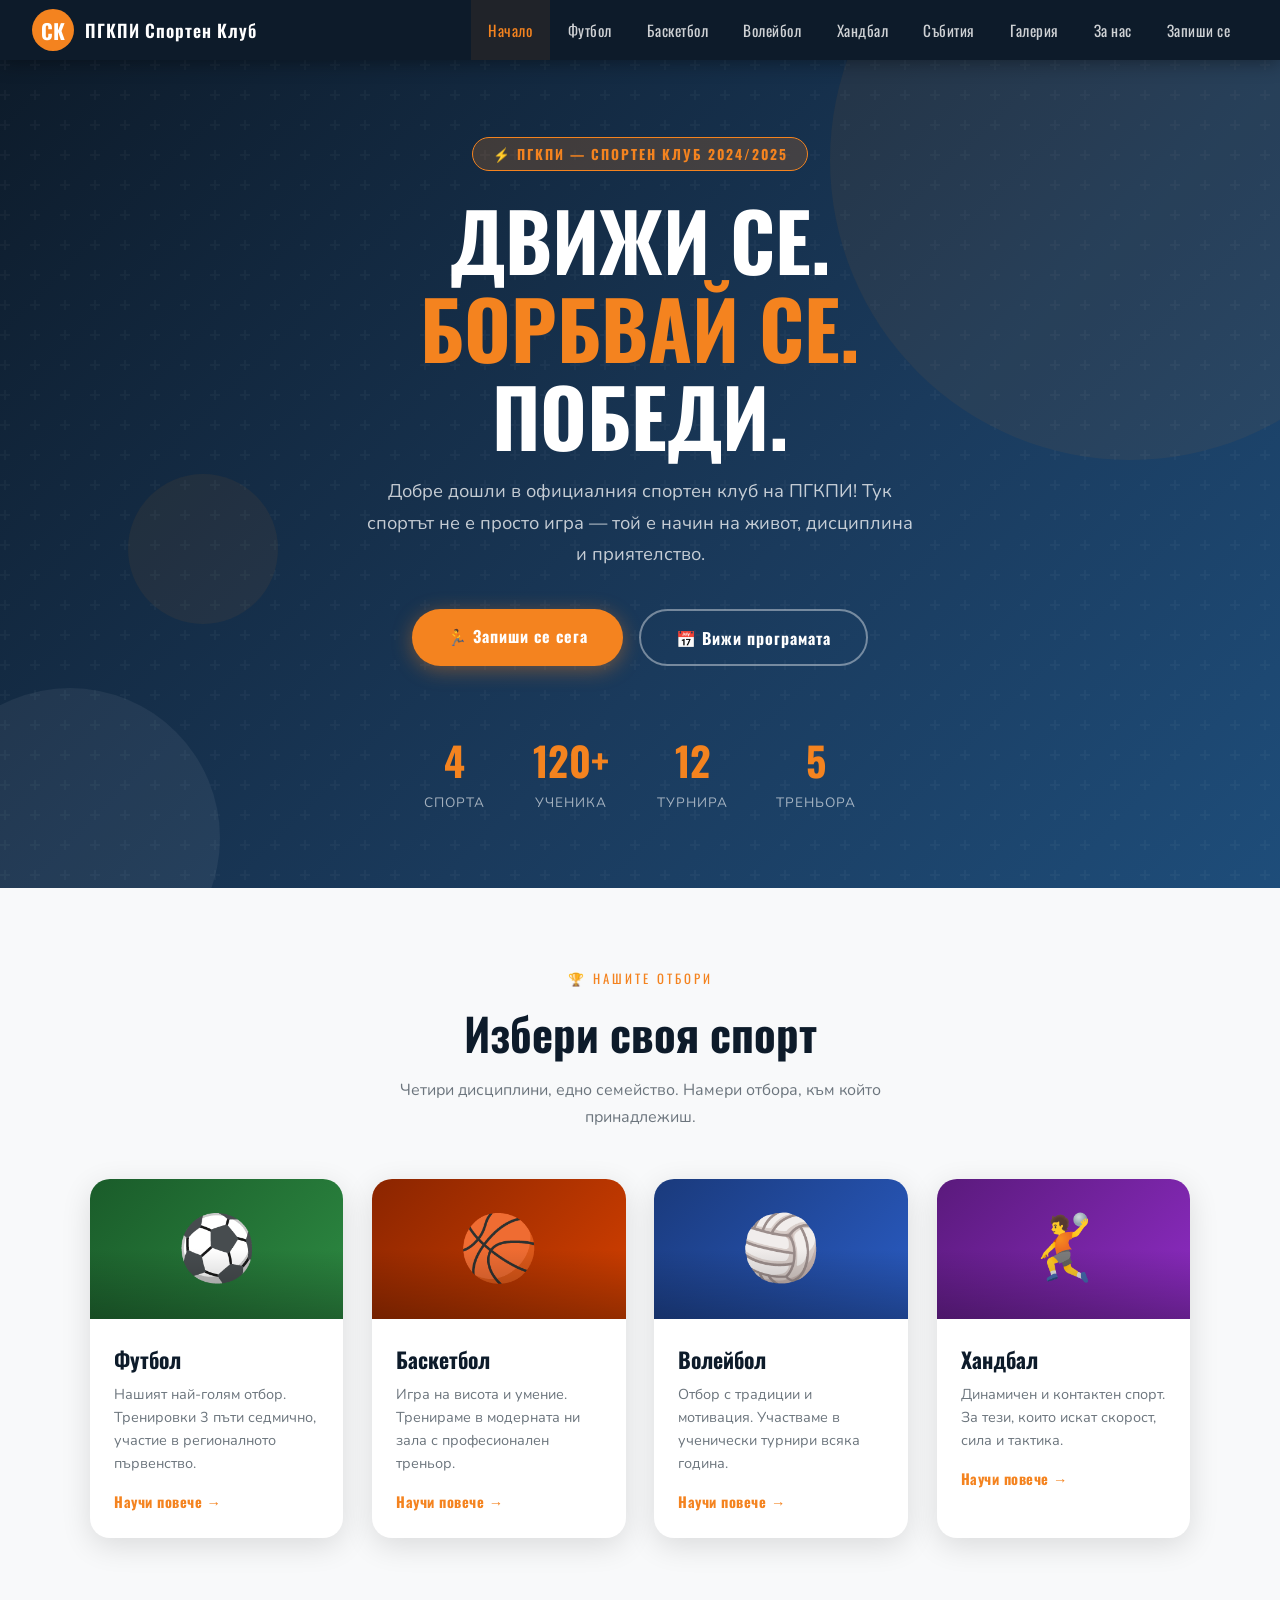
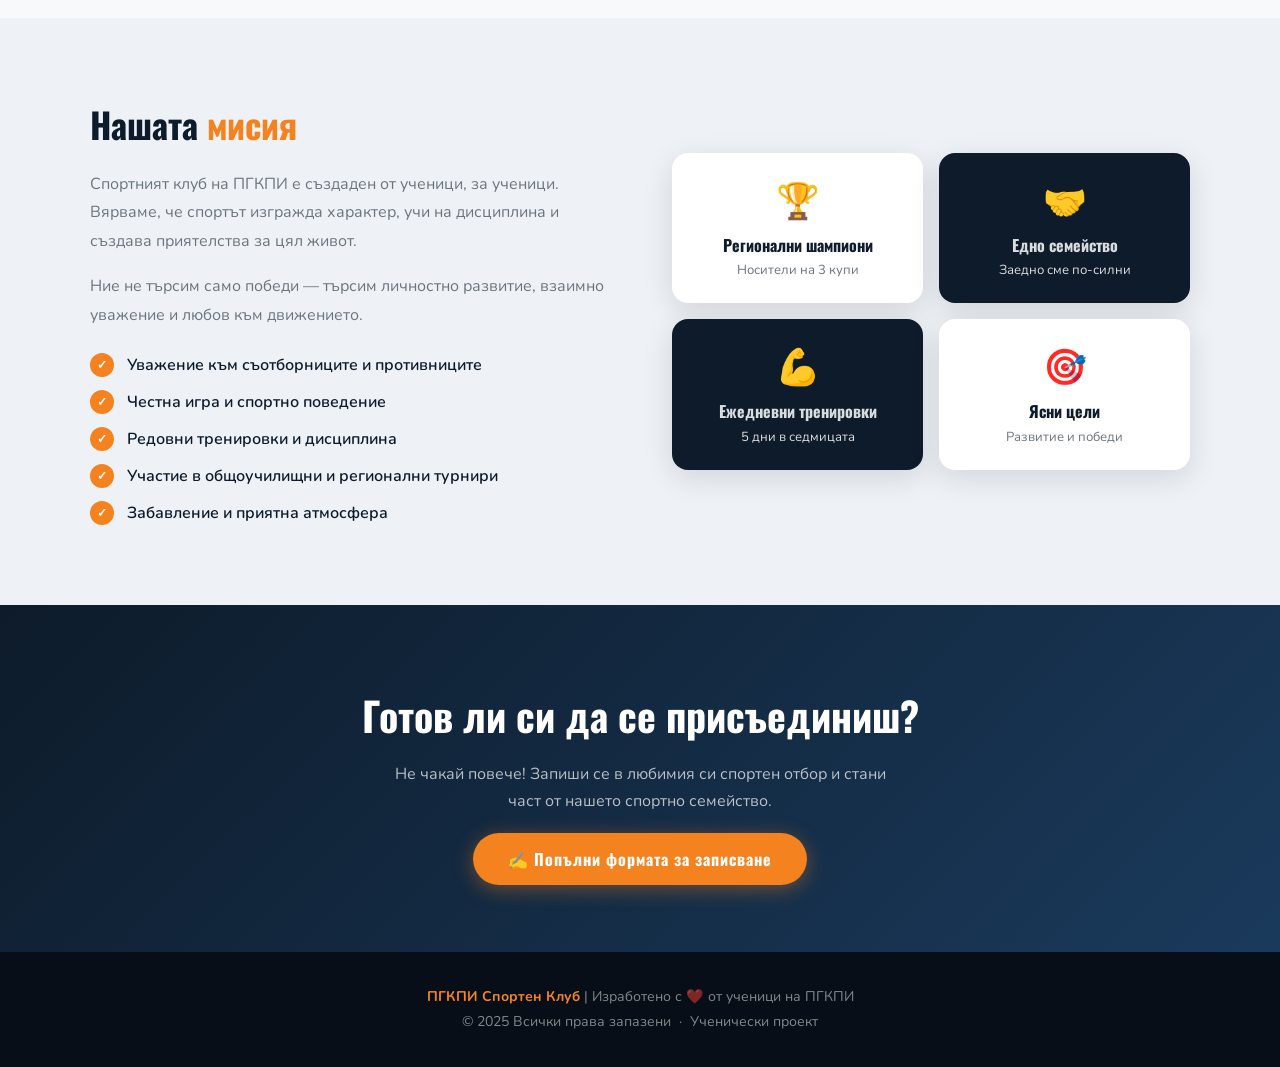
<file: index.html>
<!DOCTYPE html>
<html lang="bg">
<head>
  <meta charset="UTF-8">
  <meta name="viewport" content="width=device-width, initial-scale=1.0">
  <title>ПГКПИ Спортен Клуб</title>
  <link href="https://fonts.googleapis.com/css2?family=Oswald:wght@400;600;700&family=Nunito:wght@400;600;700&display=swap" rel="stylesheet">
  <link rel="stylesheet" href="css/index.css">
</head>
<body>

<nav>
  <a href="index.html" class="nav-logo">
    <div class="logo-icon">СК</div>
    <span>ПГКПИ Спортен Клуб</span>
  </a>
<ul class="nav-links" id="navLinks">
    <li><a href="index.html" class="active">Начало</a></li>
    <li><a href="../pages/football.html">Футбол</a></li>
    <li><a href="../pages/basketball.html" >Баскетбол</a></li>
    <li><a href="../pages/volleyball.html">Волейбол</a></li>
    <li><a href="../pages/handball.html">Хандбал</a></li>
    <li><a href="../pages/events.html">Събития</a></li>
    <li><a href="../pages/gallery.html" >Галерия</a></li> 
    <li><a href="../pages/about.us.html">За нас</a></li>
    <li><a href="../pages/contact.html">Запиши се</a></li>
  </ul>
  <button class="nav-toggle" onclick="document.getElementById('navLinks').classList.toggle('open')">
    <span></span><span></span><span></span>
  </button>
</nav>

<section class="hero">
  <div class="hero-shapes">
    <div class="shape shape1"></div>
    <div class="shape shape2"></div>
    <div class="shape shape3"></div>
  </div>
  <div class="hero-content">
    <div class="hero-badge">⚡ ПГКПИ — Спортен Клуб 2024/2025</div>
    <h1>Движи се.<br><span>Борбвай се.</span><br>Победи.</h1>
    <p class="hero-sub">Добре дошли в официалния спортен клуб на ПГКПИ! Тук спортът не е просто игра — той е начин на живот, дисциплина и приятелство.</p>
    <div class="hero-btns">
      <a href="../pages/contact.html" class="btn-primary">🏃 Запиши се сега</a>
      <a href="../pages/events.html" class="btn-outline">📅 Вижи програмата</a>
    </div>
    <div class="hero-stats">
      <div class="stat">
        <div class="stat-num">4</div>
        <div class="stat-label">СПОРТА</div>
      </div>
      <div class="stat">
        <div class="stat-num">120+</div>
        <div class="stat-label">УЧЕНИКА</div>
      </div>
      <div class="stat">
        <div class="stat-num">12</div>
        <div class="stat-label">ТУРНИРА</div>
      </div>
      <div class="stat">
        <div class="stat-num">5</div>
        <div class="stat-label">ТРЕНЬОРА</div>
      </div>
    </div>
  </div>
</section>

<section>
  <div class="section-header">
    <div class="section-tag">🏆 нашите отбори</div>
    <h2>Избери своя спорт</h2>
    <p>Четири дисциплини, едно семейство. Намери отбора, към който принадлежиш.</p>
  </div>
  <div class="sports-grid">
    <a href="../pages/football.html" class="sport-card">
      <div class="sport-card-header football-header">⚽</div>
      <div class="sport-card-body">
        <h3>Футбол</h3>
        <p>Нашият най-голям отбор. Тренировки 3 пъти седмично, участие в регионалното първенство.</p>
        <span class="sport-card-link">Научи повече →</span>
      </div>
    </a>
    <a href="../pages/basketball.html" class="sport-card">
      <div class="sport-card-header basketball-header">🏀</div>
      <div class="sport-card-body">
        <h3>Баскетбол</h3>
        <p>Игра на висота и умение. Тренираме в модерната ни зала с професионален треньор.</p>
        <span class="sport-card-link">Научи повече →</span>
      </div>
    </a>
    <a href="../pages/volleyball.html" class="sport-card">
      <div class="sport-card-header volleyball-header">🏐</div>
      <div class="sport-card-body">
        <h3>Волейбол</h3>
        <p>Отбор с традиции и мотивация. Участваме в ученически турнири всяка година.</p>
        <span class="sport-card-link">Научи повече →</span>
      </div>
    </a>
    <a href="../pages/handball.html" class="sport-card">
      <div class="sport-card-header handball-header">🤾</div>
      <div class="sport-card-body">
        <h3>Хандбал</h3>
        <p>Динамичен и контактен спорт. За тези, които искат скорост, сила и тактика.</p>
        <span class="sport-card-link">Научи повече →</span>
      </div>
    </a>
  </div>
</section>

<section class="mission-section">
  <div class="mission-inner">
    <div class="mission-text">
      <h2>Нашата <span>мисия</span></h2>
      <p>Спортният клуб на ПГКПИ е създаден от ученици, за ученици. Вярваме, че спортът изгражда характер, учи на дисциплина и създава приятелства за цял живот.</p>
      <p>Ние не търсим само победи — търсим личностно развитие, взаимно уважение и любов към движението.</p>
      <ul class="values-list">
        <li>Уважение към съотборниците и противниците</li>
        <li>Честна игра и спортно поведение</li>
        <li>Редовни тренировки и дисциплина</li>
        <li>Участие в общоучилищни и регионални турнири</li>
        <li>Забавление и приятна атмосфера</li>
      </ul>
    </div>
    <div class="mission-visual">
      <div class="mission-box">
        <div class="icon">🏆</div>
        <h4>Регионални шампиони</h4>
        <p>Носители на 3 купи</p>
      </div>
      <div class="mission-box highlight">
        <div class="icon">🤝</div>
        <h4>Едно семейство</h4>
        <p>Заедно сме по-силни</p>
      </div>
      <div class="mission-box highlight">
        <div class="icon">💪</div>
        <h4>Ежедневни тренировки</h4>
        <p>5 дни в седмицата</p>
      </div>
      <div class="mission-box">
        <div class="icon">🎯</div>
        <h4>Ясни цели</h4>
        <p>Развитие и победи</p>
      </div>
    </div>
  </div>
</section>

<section class="cta-section">
  <h2>Готов ли си да се присъединиш?</h2>
  <p>Не чакай повече! Запиши се в любимия си спортен отбор и стани част от нашето спортно семейство.</p>
  <a href="../pages/contact.html" class="btn-primary">✍️ Попълни формата за записване</a>
</section>

<footer>
  <p><strong>ПГКПИ Спортен Клуб</strong> | Изработено с ❤️ от ученици на ПГКПИ</p>
  <p>© 2025 Всички права запазени &nbsp;·&nbsp; Ученически проект</p>
</footer>

</body>
</html>
</file>
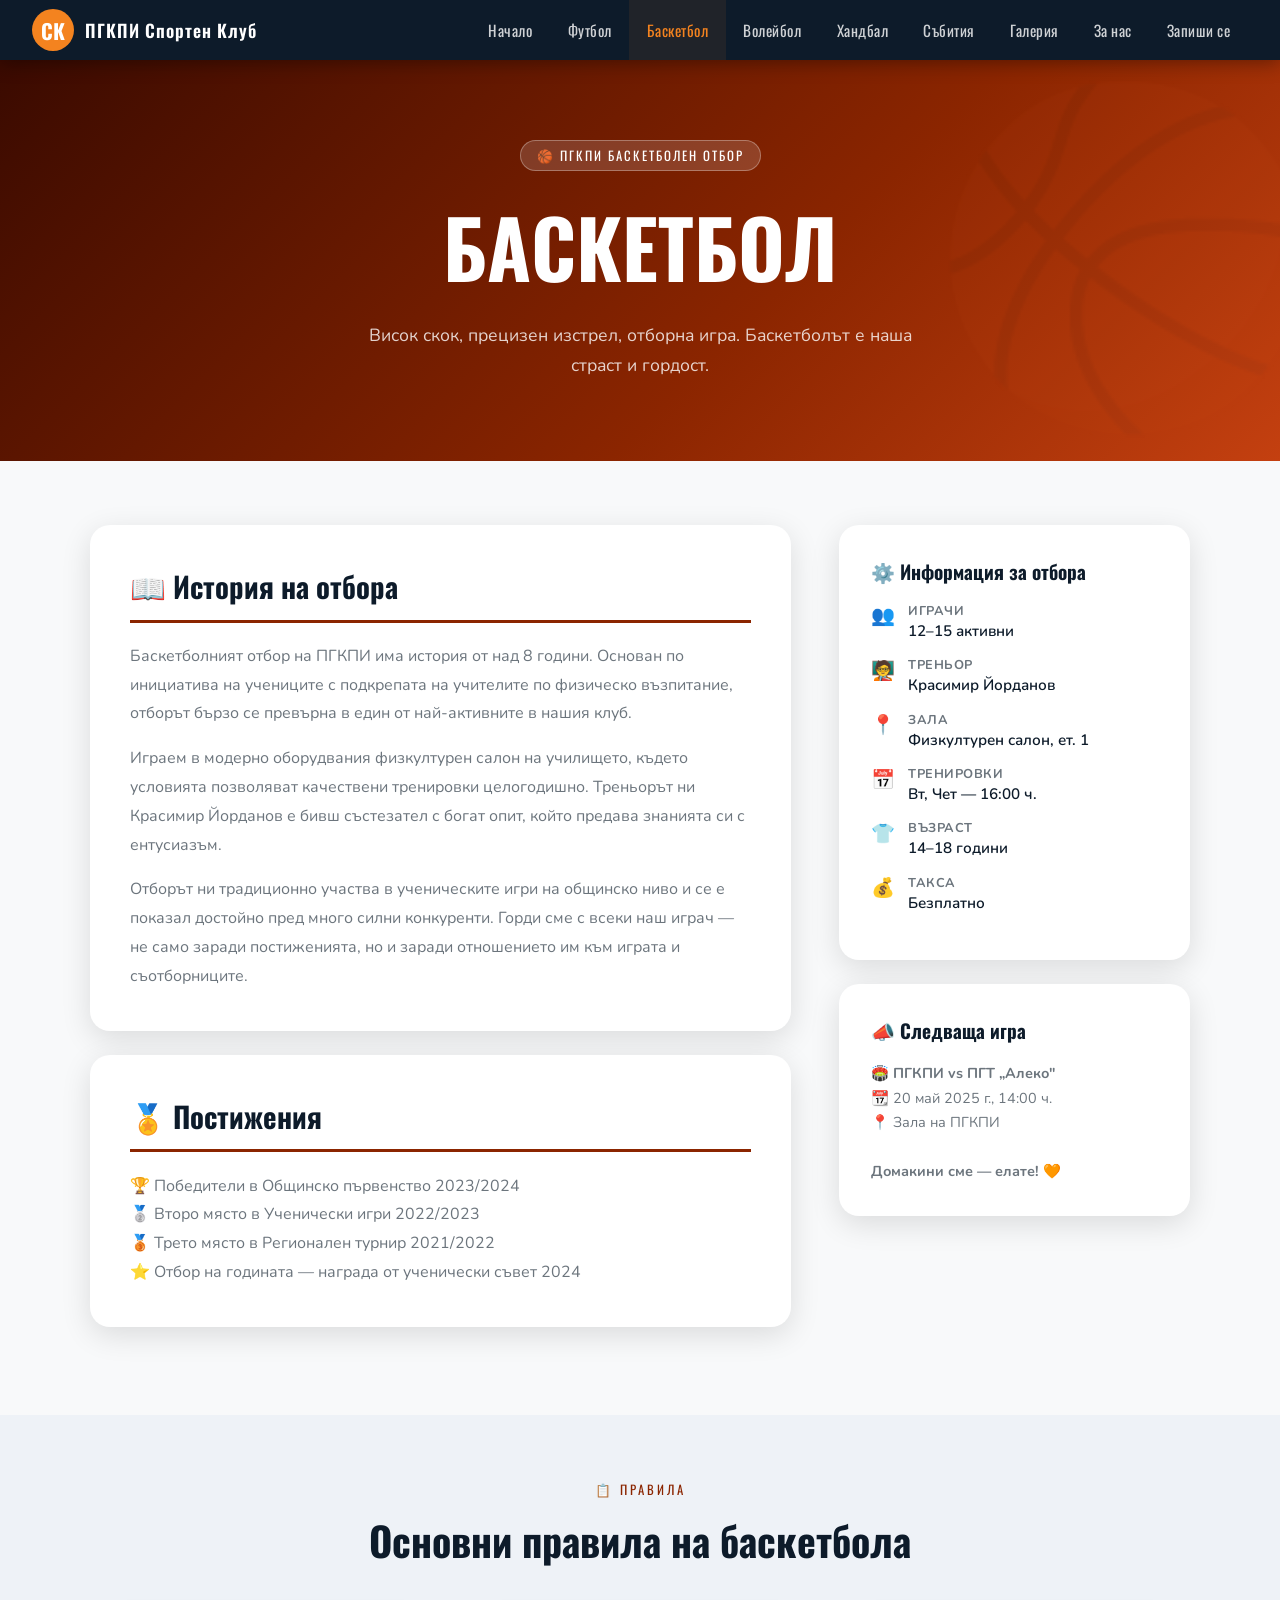
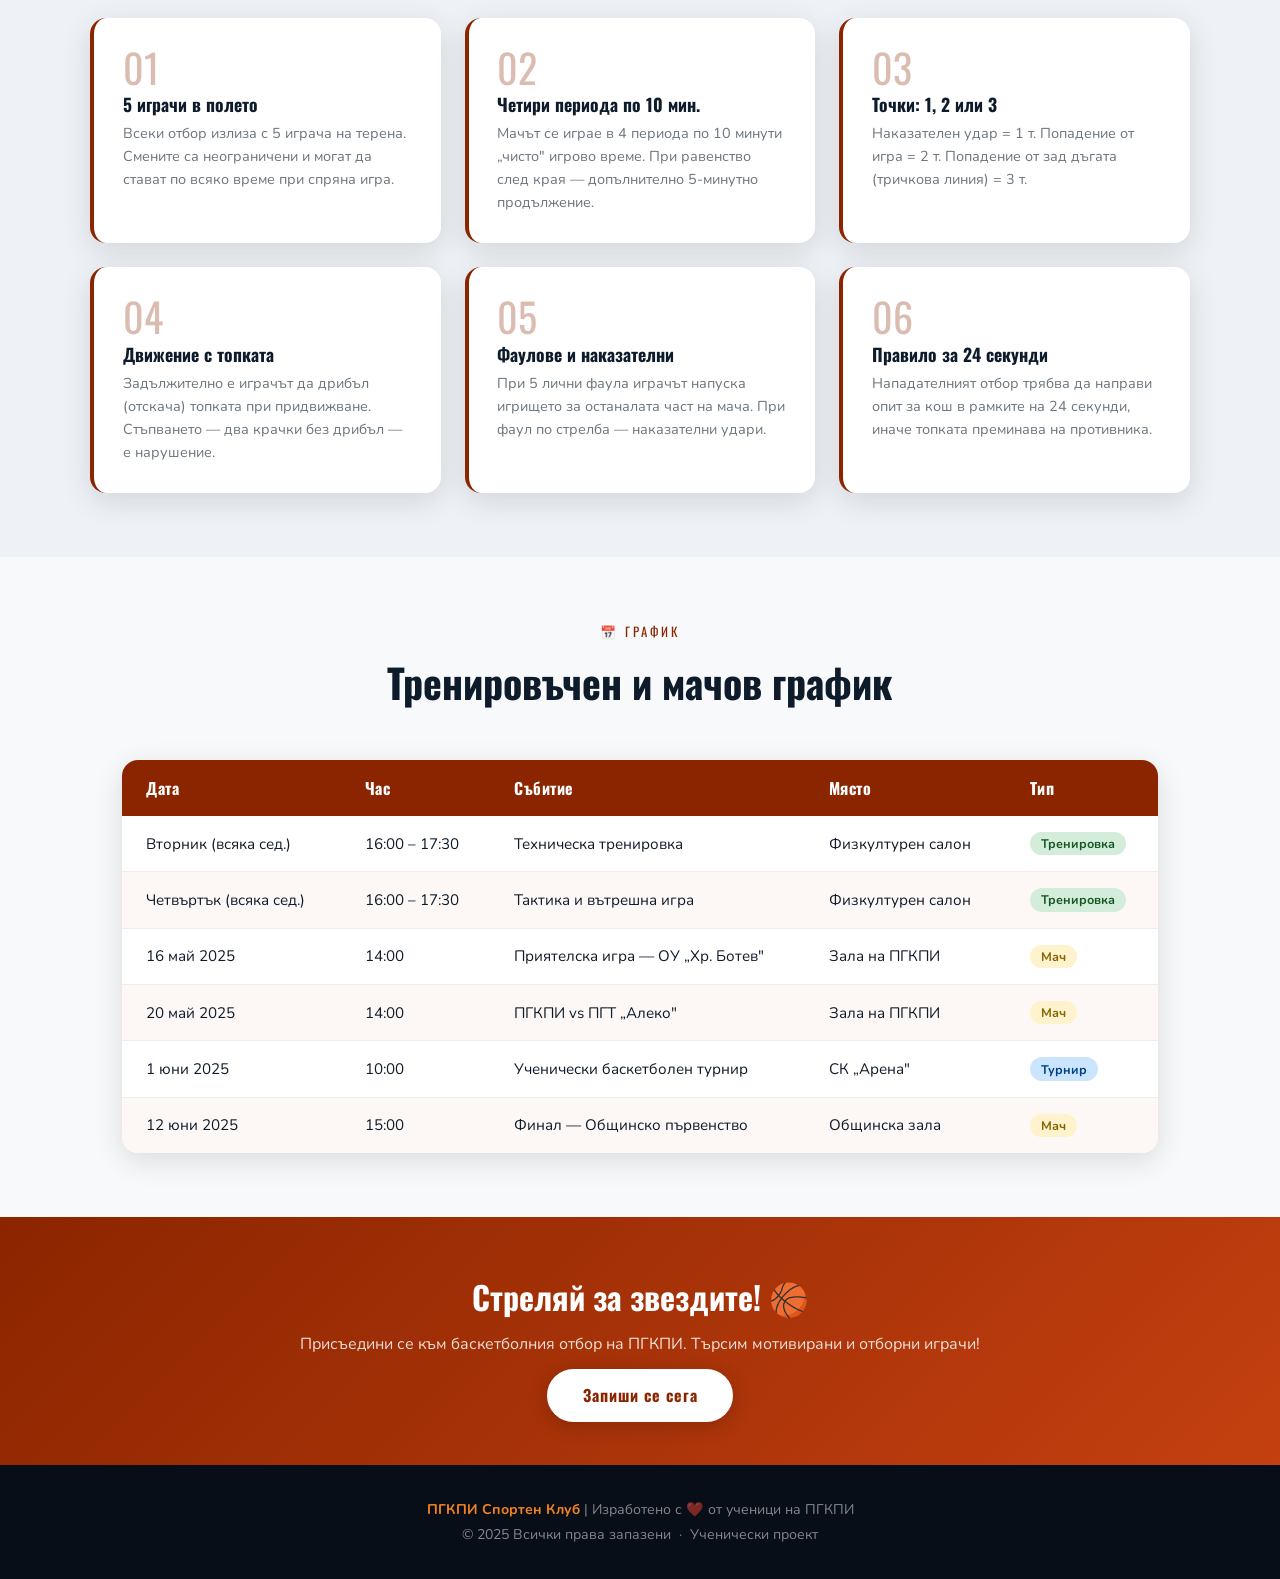
<file: basketball.html>
<!DOCTYPE html>
<html lang="bg">
<head>
  <meta charset="UTF-8">
  <meta name="viewport" content="width=device-width, initial-scale=1.0">
  <title>Баскетбол — ПГКПИ Спортен Клуб</title>
  <link href="https://fonts.googleapis.com/css2?family=Oswald:wght@400;600;700&family=Nunito:wght@400;600;700&display=swap" rel="stylesheet">
  <link rel="stylesheet" href="../css/basketball.css">  
</head>
<body>

<nav>
  <a href="index.html" class="nav-logo">
    <div class="logo-icon">СК</div>
    <span>ПГКПИ Спортен Клуб</span>
  </a>
<ul class="nav-links" id="navLinks">
    <li><a href="index.html" >Начало</a></li>
    <li><a href="football.html">Футбол</a></li>
    <li><a href="basketball.html" class="active">Баскетбол</a></li>
    <li><a href="volleyball.html">Волейбол</a></li>
    <li><a href="handball.html">Хандбал</a></li>
    <li><a href="events.html">Събития</a></li>
    <li><a href="gallery.html" >Галерия</a></li> 
    <li><a href="about.us.html">За нас</a></li>
    <li><a href="contact.html" ">Запиши се</a></li>
  </ul>
  <button class="nav-toggle" onclick="document.getElementById('navLinks').classList.toggle('open')">
    <span></span><span></span><span></span>
  </button>
</nav>


<div class="sport-hero">
  <div class="badge">🏀 ПГКПИ БАСКЕТБОЛЕН ОТБОР</div>
  <h1>Баскетбол</h1>
  <p>Висок скок, прецизен изстрел, отборна игра. Баскетболът е наша страст и гордост.</p>
</div>

<section>
  <div class="info-grid">
    <div>
      <div class="content-block">
        <h2>📖 История на отбора</h2>
        <p>Баскетболният отбор на ПГКПИ има история от над 8 години. Основан по инициатива на учениците с подкрепата на учителите по физическо възпитание, отборът бързо се превърна в един от най-активните в нашия клуб.</p>
        <p>Играем в модерно оборудвания физкултурен салон на училището, където условията позволяват качествени тренировки целогодишно. Треньорът ни Красимир Йорданов е бивш състезател с богат опит, който предава знанията си с ентусиазъм.</p>
        <p>Отборът ни традиционно участва в ученическите игри на общинско ниво и се е показал достойно пред много силни конкуренти. Горди сме с всеки наш играч — не само заради постиженията, но и заради отношението им към играта и съотборниците.</p>
      </div>
      <div class="content-block">
        <h2>🏅 Постижения</h2>
        <p>🏆 Победители в Общинско първенство 2023/2024<br>
           🥈 Второ място в Ученически игри 2022/2023<br>
           🥉 Трето място в Регионален турнир 2021/2022<br>
           ⭐ Отбор на годината — награда от ученически съвет 2024</p>
      </div>
    </div>
    <div>
      <div class="sidebar-card">
        <h3>⚙️ Информация за отбора</h3>
        <div class="info-item"><div class="icon">👥</div><div><strong>Играчи</strong><span>12–15 активни</span></div></div>
        <div class="info-item"><div class="icon">🧑‍🏫</div><div><strong>Треньор</strong><span>Красимир Йорданов</span></div></div>
        <div class="info-item"><div class="icon">📍</div><div><strong>Зала</strong><span>Физкултурен салон, ет. 1</span></div></div>
        <div class="info-item"><div class="icon">📅</div><div><strong>Тренировки</strong><span>Вт, Чет — 16:00 ч.</span></div></div>
        <div class="info-item"><div class="icon">👕</div><div><strong>Възраст</strong><span>14–18 години</span></div></div>
        <div class="info-item"><div class="icon">💰</div><div><strong>Такса</strong><span>Безплатно</span></div></div>
      </div>
      <div class="sidebar-card">
        <h3>📣 Следваща игра</h3>
        <p style="color:#6c757d;font-size:0.9rem;line-height:1.7;">
          🏟️ <strong>ПГКПИ vs ПГТ „Алеко"</strong><br>
          📆 20 май 2025 г., 14:00 ч.<br>
          📍 Зала на ПГКПИ<br><br>
          <strong>Домакини сме — елате! 🧡</strong>
        </p>
      </div>
    </div>
  </div>
</section>

<section class="rules-section">
  <div class="section-header">
    <div class="section-tag">📋 правила</div>
    <h2>Основни правила на баскетбола</h2>
  </div>
  <div class="rules-grid">
    <div class="rule-card">
      <div class="rule-num">01</div>
      <h4>5 играчи в полето</h4>
      <p>Всеки отбор излиза с 5 играча на терена. Смените са неограничени и могат да стават по всяко време при спряна игра.</p>
    </div>
    <div class="rule-card">
      <div class="rule-num">02</div>
      <h4>Четири периода по 10 мин.</h4>
      <p>Мачът се играе в 4 периода по 10 минути „чисто" игрово време. При равенство след края — допълнително 5-минутно продължение.</p>
    </div>
    <div class="rule-card">
      <div class="rule-num">03</div>
      <h4>Точки: 1, 2 или 3</h4>
      <p>Наказателен удар = 1 т. Попадение от игра = 2 т. Попадение от зад дъгата (тричкова линия) = 3 т.</p>
    </div>
    <div class="rule-card">
      <div class="rule-num">04</div>
      <h4>Движение с топката</h4>
      <p>Задължително е играчът да дрибъл (отскача) топката при придвижване. Стъпването — два крачки без дрибъл — е нарушение.</p>
    </div>
    <div class="rule-card">
      <div class="rule-num">05</div>
      <h4>Фаулове и наказателни</h4>
      <p>При 5 лични фаула играчът напуска игрището за останалата част на мача. При фаул по стрелба — наказателни удари.</p>
    </div>
    <div class="rule-card">
      <div class="rule-num">06</div>
      <h4>Правило за 24 секунди</h4>
      <p>Нападателният отбор трябва да направи опит за кош в рамките на 24 секунди, иначе топката преминава на противника.</p>
    </div>
  </div>
</section>

<section>
  <div class="section-header">
    <div class="section-tag">📅 график</div>
    <h2>Тренировъчен и мачов график</h2>
  </div>
  <div class="container">
    <table class="schedule-table">
      <thead>
        <tr><th>Дата</th><th>Час</th><th>Събитие</th><th>Място</th><th>Тип</th></tr>
      </thead>
      <tbody>
        <tr><td>Вторник (всяка сед.)</td><td>16:00 – 17:30</td><td>Техническа тренировка</td><td>Физкултурен салон</td><td><span class="tag tag-train">Тренировка</span></td></tr>
        <tr><td>Четвъртък (всяка сед.)</td><td>16:00 – 17:30</td><td>Тактика и вътрешна игра</td><td>Физкултурен салон</td><td><span class="tag tag-train">Тренировка</span></td></tr>
        <tr><td>16 май 2025</td><td>14:00</td><td>Приятелска игра — ОУ „Хр. Ботев"</td><td>Зала на ПГКПИ</td><td><span class="tag tag-match">Мач</span></td></tr>
        <tr><td>20 май 2025</td><td>14:00</td><td>ПГКПИ vs ПГТ „Алеко"</td><td>Зала на ПГКПИ</td><td><span class="tag tag-match">Мач</span></td></tr>
        <tr><td>1 юни 2025</td><td>10:00</td><td>Ученически баскетболен турнир</td><td>СК „Арена"</td><td><span class="tag tag-tour">Турнир</span></td></tr>
        <tr><td>12 юни 2025</td><td>15:00</td><td>Финал — Общинско първенство</td><td>Общинска зала</td><td><span class="tag tag-match">Мач</span></td></tr>
      </tbody>
    </table>
  </div>
</section>

<div class="cta-band">
  <h2>Стреляй за звездите! 🏀</h2>
  <p>Присъедини се към баскетболния отбор на ПГКПИ. Търсим мотивирани и отборни играчи!</p>
  <a href="contact.html" class="btn-white">Запиши се сега</a>
</div>

<footer>
  <p><strong>ПГКПИ Спортен Клуб</strong> | Изработено с ❤️ от ученици на ПГКПИ</p>
  <p>© 2025 Всички права запазени &nbsp;·&nbsp; Ученически проект</p>
</footer>
</body>
</html>
</file>
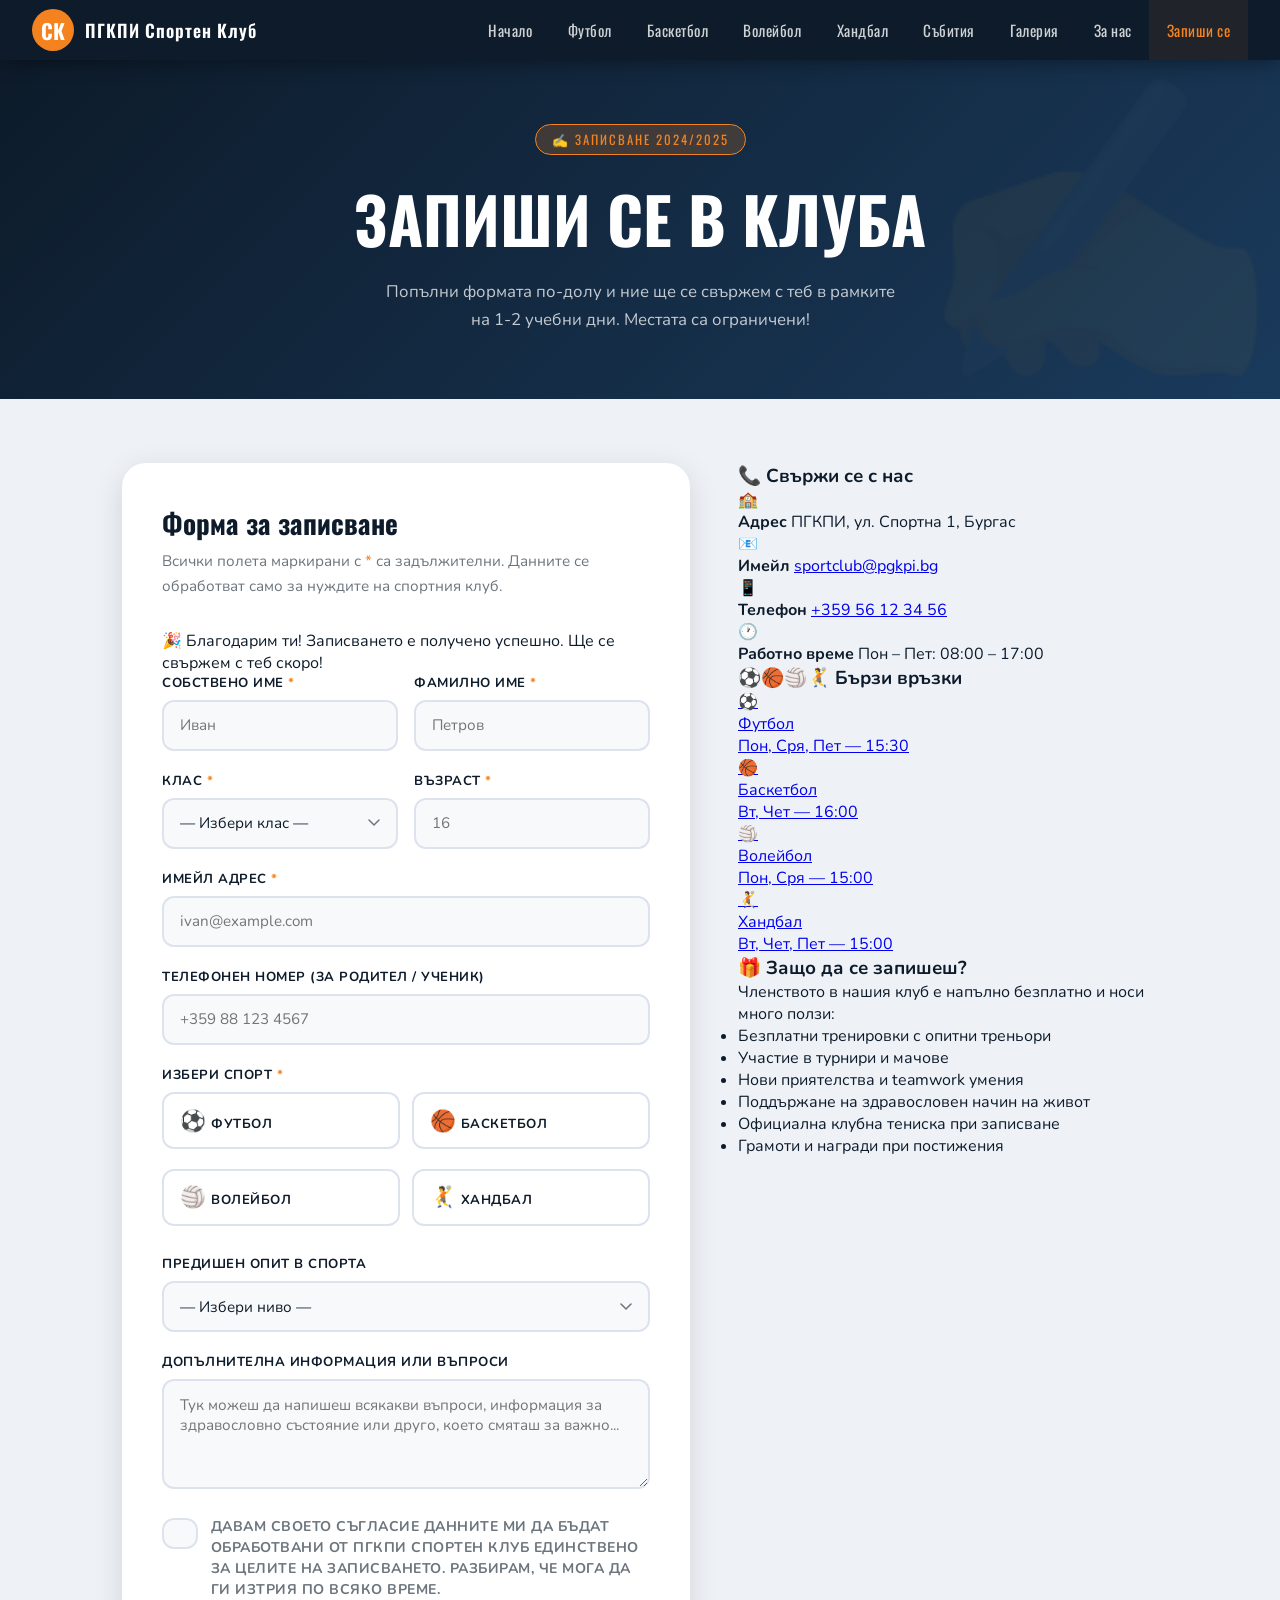
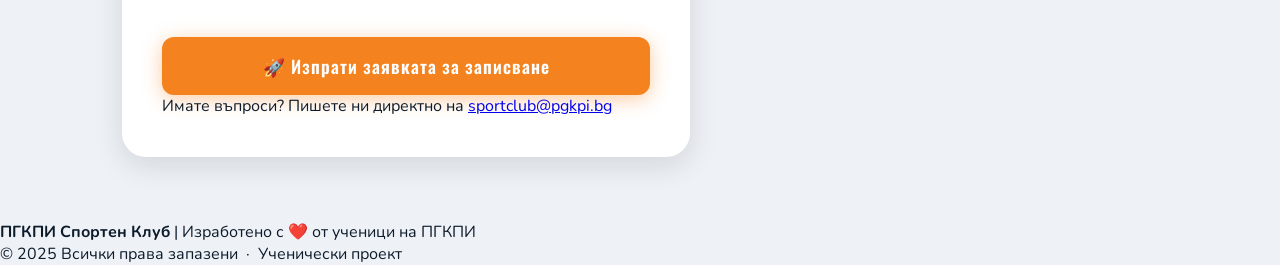
<file: contact.html>
<!DOCTYPE html>
<html lang="bg">
<head>
<meta charset="UTF-8">
<meta name="viewport" content="width=device-width, initial-scale=1.0">
<title>Запиши се — ПГКПИ Спортен Клуб</title>
<link href="https://fonts.googleapis.com/css2?family=Oswald:wght@400;600;700&family=Nunito:wght@400;600;700&display=swap" rel="stylesheet">
<link rel="stylesheet" href="../css/contact.css">
</head>
<body>

<nav>
<a href="index.html" class="nav-logo">
<div class="logo-icon">СК</div>
<span>ПГКПИ Спортен Клуб</span>
</a>
<ul class="nav-links" id="navLinks">
<li><a href="index.html" >Начало</a></li>
<li><a href="football.html">Футбол</a></li>
<li><a href="basketball.html" >Баскетбол</a></li>
<li><a href="volleyball.html">Волейбол</a></li>
<li><a href="handball.html">Хандбал</a></li>
<li><a href="events.html">Събития</a></li>
<li><a href="gallery.html" >Галерия</a></li>
<li><a href="about.us.html">За нас</a></li>
<li><a href="contact.html" class="active">Запиши се</a></li>
</ul>
<button class="nav-toggle" onclick="document.getElementById('navLinks').classList.toggle('open')">
<span></span><span></span><span></span>
</button>
</nav>

<div class="page-hero">
<div class="badge">✍️ ЗАПИСВАНЕ 2024/2025</div>
<h1>Запиши се в клуба</h1>
<p>Попълни формата по-долу и ние ще се свържем с теб в рамките на 1-2 учебни дни. Местата са ограничени!</p>
</div>

<div class="main-content">
<div class="form-card">
<h2>Форма за записване</h2>
<p class="subtitle">Всички полета маркирани с <span style="color:var(--orange)">*</span> са задължителни. Данните се обработват само за нуждите на спортния клуб.</p>

<div class="success-msg" id="successMsg">
🎉 Благодарим ти! Записването е получено успешно. Ще се свържем с теб скоро!
</div>


<div class="form-row">
<div class="form-group">
<label for="firstName">Собствено име <span style="color:var(--orange)">*</span></label>
<input type="text" id="firstName" name="Собствено_Ime" placeholder="Иван" required>
</div>
<div class="form-group">
<label for="lastName">Фамилно име <span style="color:var(--orange)">*</span></label>
<input type="text" id="lastName" name="Familno_Ime" placeholder="Петров" required>
</div>
</div>

<div class="form-row">
<div class="form-group">
<label for="grade">Клас <span style="color:var(--orange)">*</span></label>
<select id="grade" name="Klas" required>
<option value="">— Избери клас —</option>
<option value="8а">8а</option>
<option value="8б">8б</option>
<option value="8в">8в</option>
<option value="9а">9а</option>
<option value="9б">9б</option>
<option value="9в">9в</option>
<option value="10а">10а</option>
<option value="10б">10б</option>
<option value="10в">10в</option>
<option value="11а">11а</option>
<option value="11б">11б</option>
<option value="12а">12а</option>
<option value="12б">12б</option>
</select>
</div>
<div class="form-group">
<label for="age">Възраст <span style="color:var(--orange)">*</span></label>
<input type="number" id="age" name="Vazrast" placeholder="16" min="13" max="19" required>
</div>
</div>

<div class="form-group">
<label for="email">Имейл адрес <span style="color:var(--orange)">*</span></label>
<input type="email" id="email" name="Email" placeholder="ivan@example.com" required>
</div>

<div class="form-group">
<label for="phone">Телефонен номер (за родител / ученик)</label>
<input type="tel" id="phone" name="Telefon" placeholder="+359 88 123 4567">
</div>

<div class="form-group">
<label>Избери спорт <span style="color:var(--orange)">*</span></label>
<div class="sport-selector">
<input type="radio" name="Sport" value="Футбол" id="sport-football" class="sport-option" required>
<label for="sport-football" class="sport-label">
<span class="sport-emoji">⚽</span> Футбол
</label>

<input type="radio" name="Sport" value="Баскетбол" id="sport-basketball" class="sport-option">
<label for="sport-basketball" class="sport-label">
<span class="sport-emoji">🏀</span> Баскетбол
</label>

<input type="radio" name="Sport" value="Волейбол" id="sport-volleyball" class="sport-option">
<label for="sport-volleyball" class="sport-label">
<span class="sport-emoji">🏐</span> Волейбол
</label>

<input type="radio" name="Sport" value="Хандбал" id="sport-handball" class="sport-option">
<label for="sport-handball" class="sport-label">
<span class="sport-emoji">🤾</span> Хандбал
</label>
</div>
</div>

<div class="form-group">
<label for="experience">Предишен опит в спорта</label>
<select id="experience" name="Opyt">
<option value="">— Избери ниво —</option>
<option value="Нямам опит">Нямам опит — начинаещ</option>
<option value="Малко опит">Малко опит — тренирал съм неофициално</option>
<option value="Среден опит">Среден опит — тренирал съм в клуб</option>
<option value="Напреднал">Напреднал — участвал съм в турнири</option>
</select>
</div>

<div class="form-group">
<label for="message">Допълнителна информация или въпроси</label>
<textarea id="message" name="Saobshtenie" placeholder="Тук можеш да напишеш всякакви въпроси, информация за здравословно състояние или друго, което смяташ за важно..."></textarea>
</div>

<div class="form-group">
<div class="checkbox-group">
<input type="checkbox" id="consent" name="Syglasie" value="Да" required>
<label for="consent">
Давам своето <strong>съгласие</strong> данните ми да бъдат обработвани от ПГКПИ Спортен Клуб единствено за целите на записването. Разбирам, че мога да ги изтрия по всяко време.
</label>
</div>
</div>

<button type="submit" class="submit-btn">🚀 Изпрати заявката за записване</button>

<p class="form-note">
Имате въпроси? Пишете ни директно на
<a href="mailto:sportclub@pgkpi.bg">sportclub@pgkpi.bg</a><br>

</p>
</form>
</div>

<div class="sidebar">
<div class="info-card">
<h3>📞 Свържи се с нас</h3>
<div class="contact-item">
<div class="icon">🏫</div>
<div>
<strong>Адрес</strong>
<span>ПГКПИ, ул. Спортна 1, Бургас</span>
</div>
</div>
<div class="contact-item">
<div class="icon">📧</div>
<div>
<strong>Имейл</strong>
<a href="mailto:sportclub@pgkpi.bg">sportclub@pgkpi.bg</a>
</div>
</div>
<div class="contact-item">
<div class="icon">📱</div>
<div>
<strong>Телефон</strong>
<a href="tel:+35956123456">+359 56 12 34 56</a>
</div>
</div>
<div class="contact-item">
<div class="icon">🕐</div>
<div>
<strong>Работно време</strong>
<span>Пон – Пет: 08:00 – 17:00</span>
</div>
</div>
</div>

<div class="info-card">
<h3>⚽🏀🏐🤾 Бързи връзки</h3>
<div class="sports-quick">
<a href="football.html" class="sport-quick-item">
<span class="emoji">⚽</span>
<div><div>Футбол</div><div class="info">Пон, Сря, Пет — 15:30</div></div>
</a>
<a href="basketball.html" class="sport-quick-item">
<span class="emoji">🏀</span>
<div><div>Баскетбол</div><div class="info">Вт, Чет — 16:00</div></div>
</a>
<a href="volleyball.html" class="sport-quick-item">
<span class="emoji">🏐</span>
<div><div>Волейбол</div><div class="info">Пон, Сря — 15:00</div></div>
</a>
<a href="handball.html" class="sport-quick-item">
<span class="emoji">🤾</span>
<div><div>Хандбал</div><div class="info">Вт, Чет, Пет — 15:00</div></div>
</a>
</div>
</div>

<div class="highlight-card">
<h3>🎁 Защо да се запишеш?</h3>
<p>Членството в нашия клуб е напълно безплатно и носи много ползи:</p>
<ul>
<li>Безплатни тренировки с опитни треньори</li>
<li>Участие в турнири и мачове</li>
<li>Нови приятелства и teamwork умения</li>
<li>Поддържане на здравословен начин на живот</li>
<li>Официална клубна тениска при записване</li>
<li>Грамоти и награди при постижения</li>
</ul>
</div>
</div>
</div>

<footer>
<p><strong>ПГКПИ Спортен Клуб</strong> | Изработено с ❤️ от ученици на ПГКПИ</p>
<p>© 2025 Всички права запазени &nbsp;·&nbsp; Ученически проект</p>
</footer>

<script>
function handleSubmit(e) {
// Проверка дали е избран спорт
const sport = document.querySelector('input[name="Sport"]:checked');
if (!sport) {
e.preventDefault();
alert('Моля, избери спорт преди да изпратиш формата.');
return;
}

// Ако Formspree не е конфигуриран — покажи демо съобщение
const formAction = document.getElementById('signupForm').action;
if (formAction.includes('YOUR_FORM_ID')) {
e.preventDefault();
document.getElementById('successMsg').style.display = 'block';
document.getElementById('signupForm').reset();
window.scrollTo({ top: document.getElementById('successMsg').offsetTop - 100, behavior: 'smooth' });
}

}
</script>

</body>
</html>
</file>
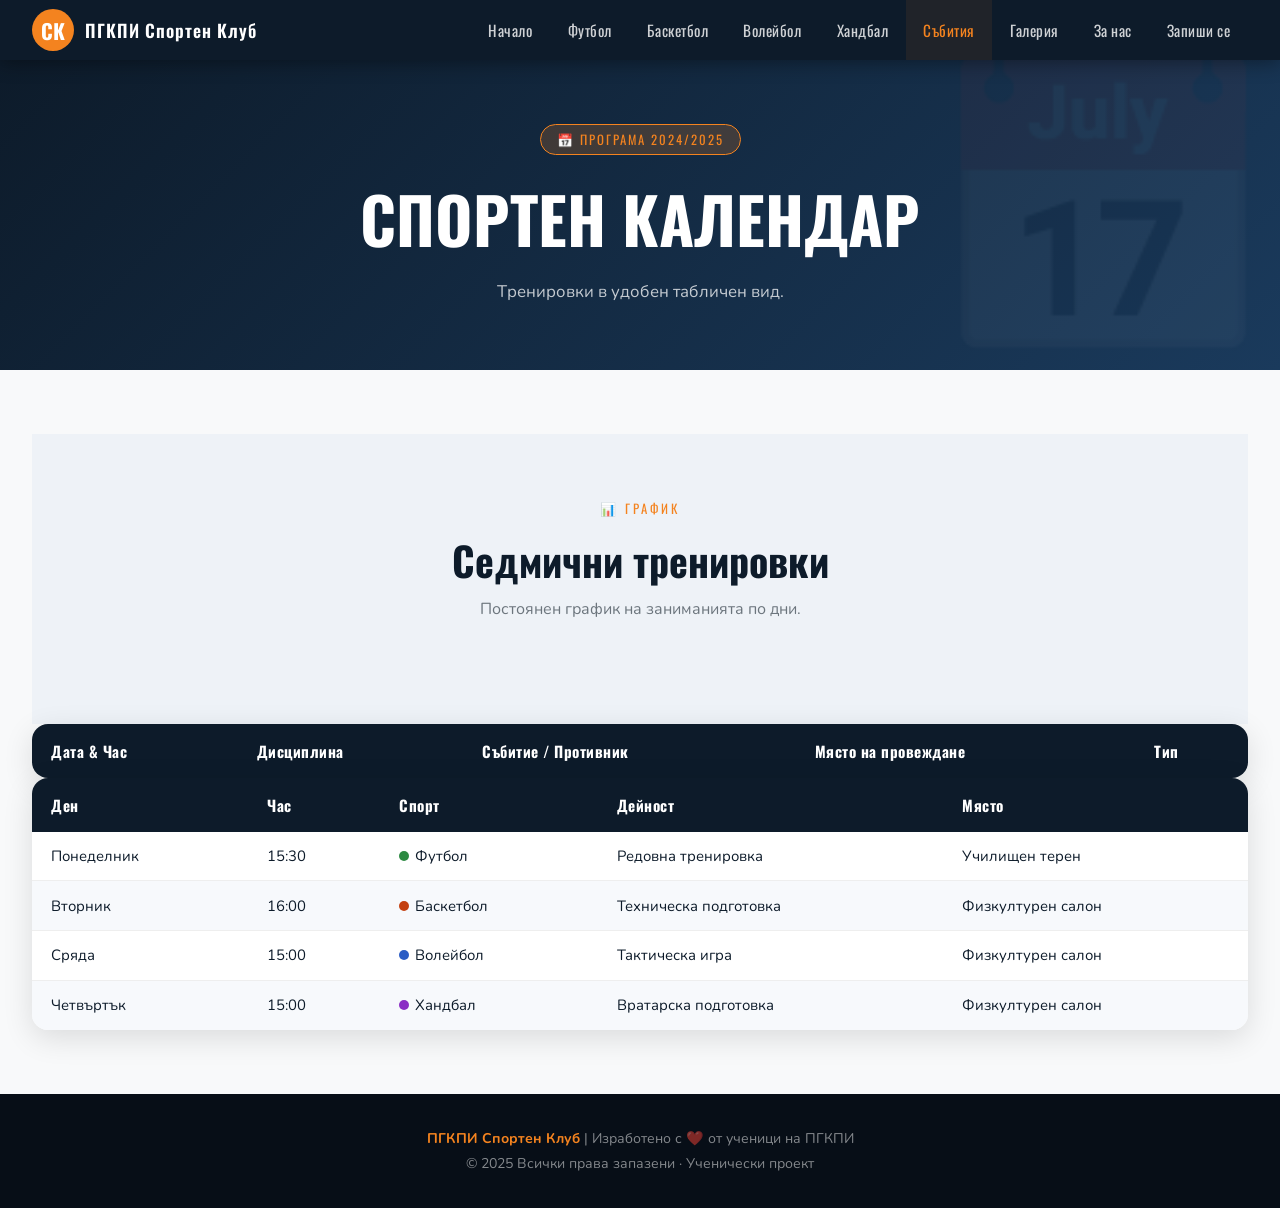
<file: events.html>
<!DOCTYPE html>
<html lang="bg">
<head>
  <meta charset="UTF-8">
  <meta name="viewport" content="width=device-width, initial-scale=1.0">
  <title>Събития — ПГКПИ Спортен Клуб</title>
  <link href="https://fonts.googleapis.com/css2?family=Oswald:wght@400;600;700&family=Nunito:wght@400;600;700&display=swap" rel="stylesheet">
  <link rel="stylesheet" href="../css/events.css">

</head>
<body>

<nav>
  <a href="index.html" class="nav-logo">
    <div class="logo-icon">СК</div>
    <span>ПГКПИ Спортен Клуб</span>
  </a>
<ul class="nav-links" id="navLinks">
    <li><a href="index.html" >Начало</a></li>
    <li><a href="football.html" >Футбол</a></li>
    <li><a href="basketball.html" >Баскетбол</a></li>
    <li><a href="volleyball.html">Волейбол</a></li>
    <li><a href="handball.html">Хандбал</a></li>
    <li><a href="events.html" class="active">Събития</a></li>
    <li><a href="gallery.html" >Галерия</a></li> 
    <li><a href="about.us.html">За нас</a></li>
    <li><a href="contact.html">Запиши се</a></li>
  </ul>
  <button class="nav-toggle" onclick="document.getElementById('navLinks').classList.toggle('open')">
    <span></span><span></span><span></span>
  </button>
</nav>

<div class="page-hero">
  <div class="badge">📅 ПРОГРАМА 2024/2025</div>
  <h1>Спортен Календар</h1>
  <p>Tренировки в удобен табличен вид.</p>
</div>

<section>

    <div class="table-container">
      <table class="full-table">
        <thead>
          <tr>
            <th>Дата & Час</th>
            <th>Дисциплина</th>
            <th>Събитие / Противник</th>
            <th>Място на провеждане</th>
            <th>Тип</th>
          </tr>
        </thead>
        <tbody>
       

<section class="bg-light">
  <div class="container">
    <div class="section-header">
      <div class="section-tag">📊 График</div>
      <h2>Седмични тренировки</h2>
      <p>Постоянен график на заниманията по дни.</p>
    </div>
    
    <div class="table-container">
      <table class="full-table">
        <thead>
          <tr>
            <th>Ден</th>
            <th>Час</th>
            <th>Спорт</th>
            <th>Дейност</th>
            <th>Място</th>
          </tr>
        </thead>
        <tbody>
          <tr><td>Понеделник</td><td>15:30</td><td><span class="sport-dot dot-football"></span>Футбол</td><td>Редовна тренировка</td><td>Училищен терен</td></tr>
          <tr><td>Вторник</td><td>16:00</td><td><span class="sport-dot dot-basketball"></span>Баскетбол</td><td>Техническа подготовка</td><td>Физкултурен салон</td></tr>
          <tr><td>Сряда</td><td>15:00</td><td><span class="sport-dot dot-volleyball"></span>Волейбол</td><td>Тактическа игра</td><td>Физкултурен салон</td></tr>
          <tr><td>Четвъртък</td><td>15:00</td><td><span class="sport-dot dot-handball"></span>Хандбал</td><td>Вратарска подготовка</td><td>Физкултурен салон</td></tr>
        </tbody>
      </table>
    </div>
  </div>
</section>

<footer>
  <p><strong>ПГКПИ Спортен Клуб</strong> | Изработено с ❤️ от ученици на ПГКПИ</p>
  <p>© 2025 Всички права запазени · Ученически проект</p>
</footer>

</body>
</html>
</file>
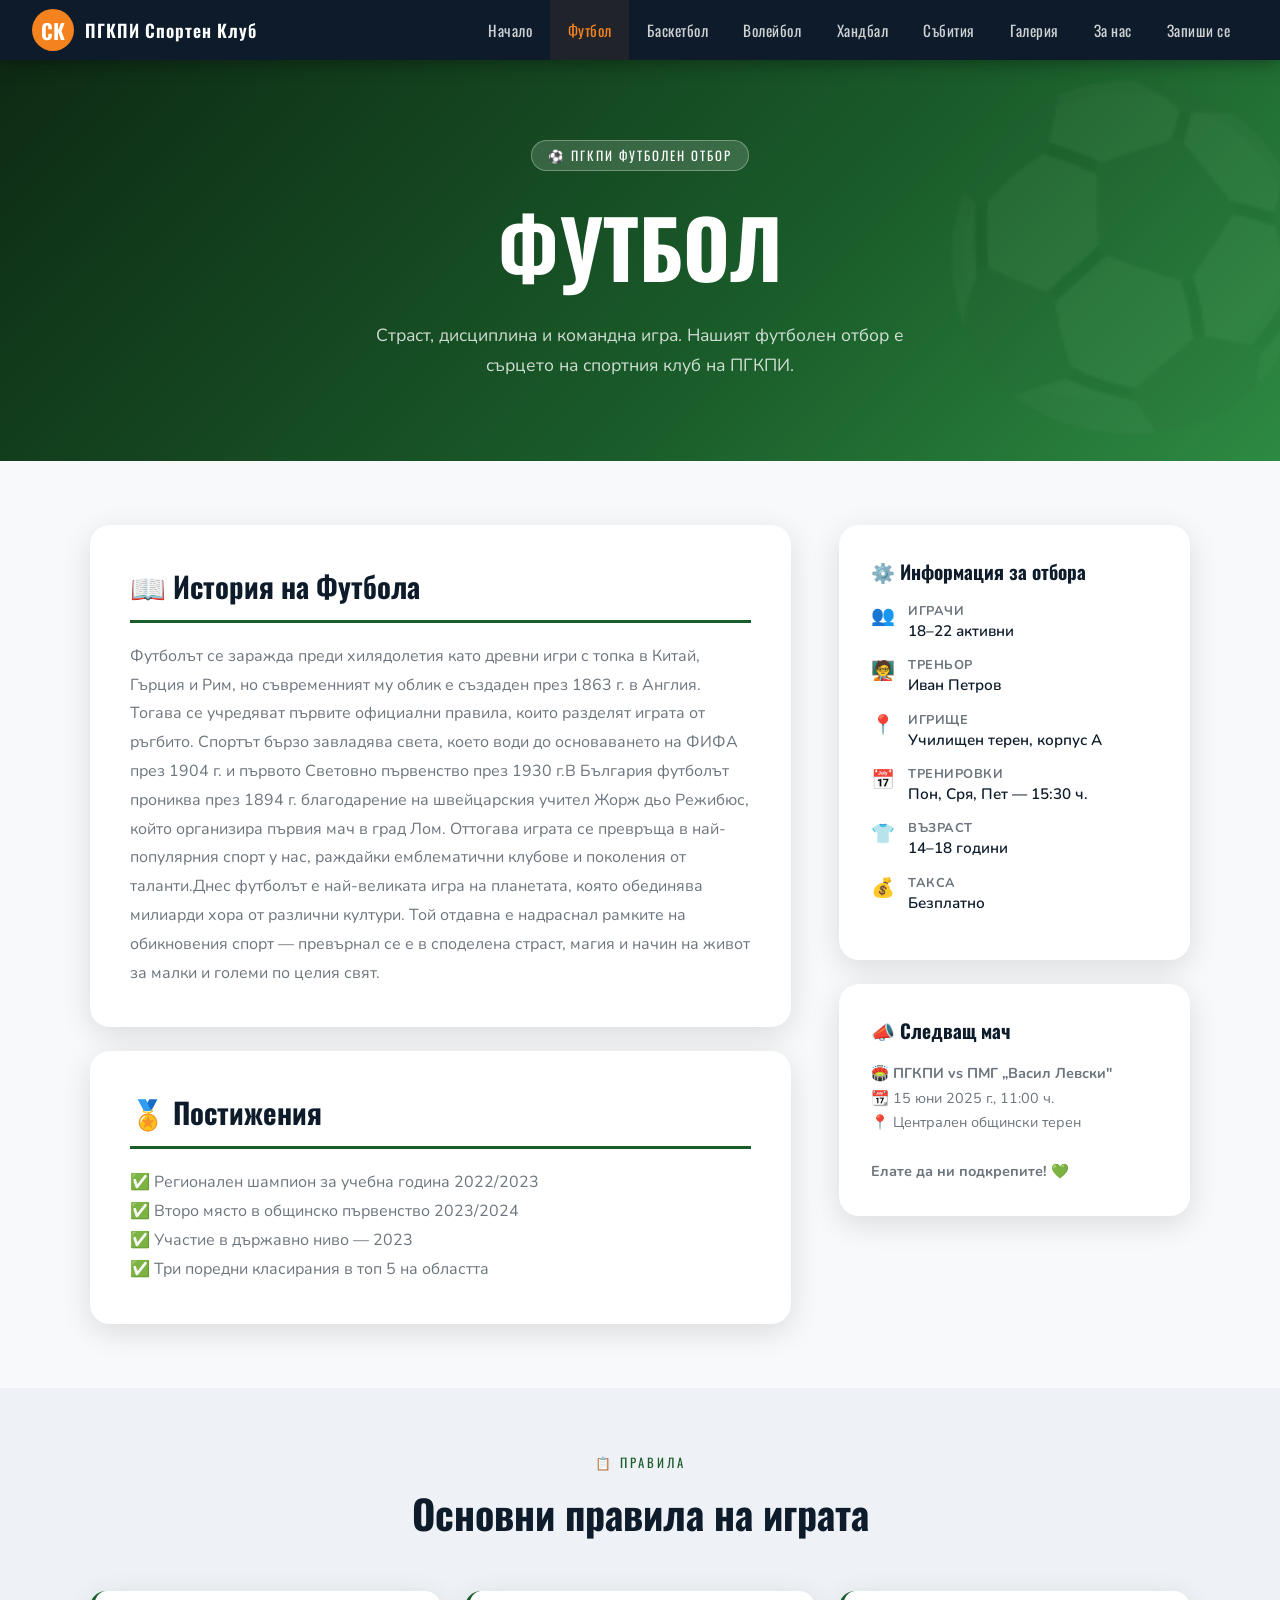
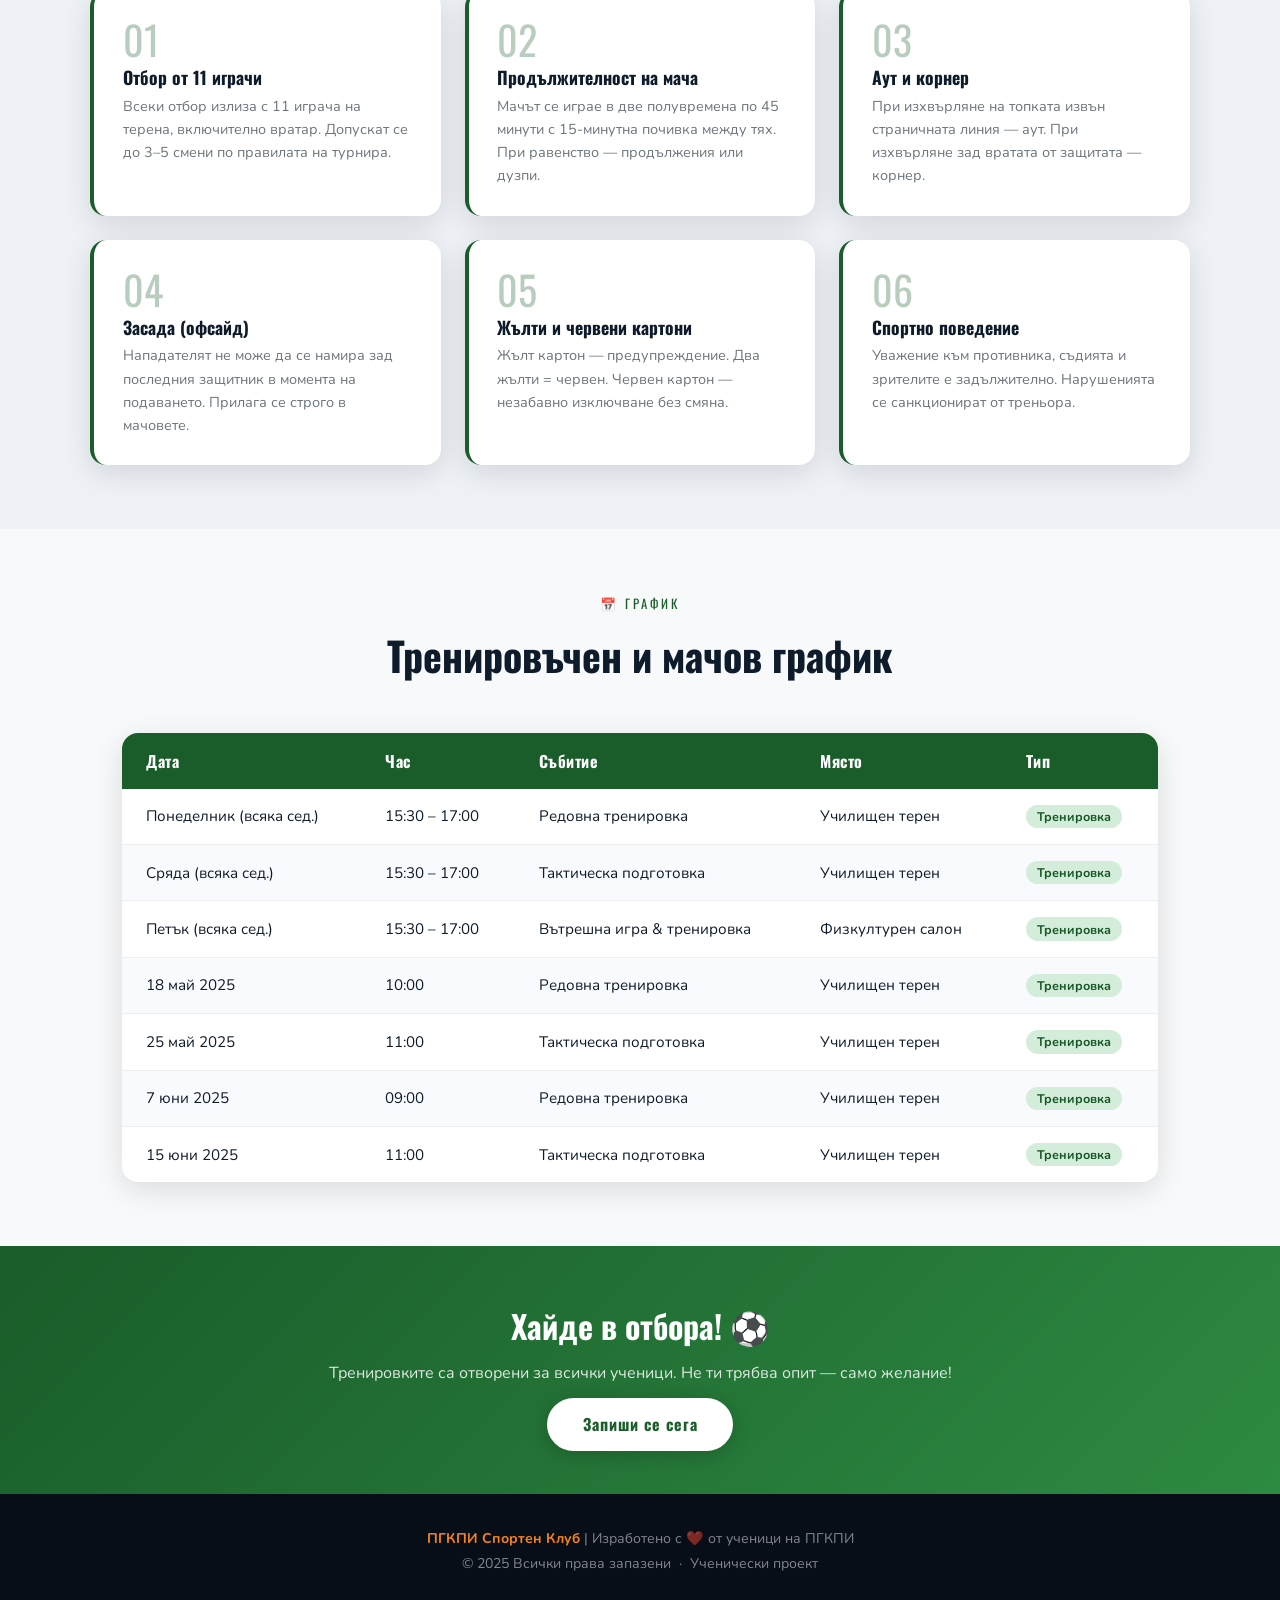
<file: football.html>
<!DOCTYPE html>
<html lang="bg">
<head>
  <meta charset="UTF-8">
  <meta name="viewport" content="width=device-width, initial-scale=1.0">
  <title>Футбол — ПГКПИ Спортен Клуб</title>
  <link href="https://fonts.googleapis.com/css2?family=Oswald:wght@400;600;700&family=Nunito:wght@400;600;700&display=swap" rel="stylesheet">
  <link rel="stylesheet" href="../css/football.css">
</head>
<body>


<nav>
  <a href="index.html" class="nav-logo">
    <div class="logo-icon">СК</div>
    <span>ПГКПИ Спортен Клуб</span>
  </a>
<ul class="nav-links" id="navLinks">
    <li><a href="index.html" >Начало</a></li>
    <li><a href="football.html" class="active">Футбол</a></li>
    <li><a href="basketball.html" >Баскетбол</a></li>
    <li><a href="volleyball.html">Волейбол</a></li>
    <li><a href="handball.html">Хандбал</a></li>
    <li><a href="events.html">Събития</a></li>
    <li><a href="gallery.html" >Галерия</a></li> 
    <li><a href="about.us.html">За нас</a></li>
    <li><a href="contact.html">Запиши се</a></li>
  </ul>
  <button class="nav-toggle" onclick="document.getElementById('navLinks').classList.toggle('open')">
    <span></span><span></span><span></span>
  </button>
</nav>

<div class="sport-hero">
  <div class="badge">⚽ ПГКПИ ФУТБОЛЕН ОТБОР</div>
  <h1>Футбол</h1>
  <p>Страст, дисциплина и командна игра. Нашият футболен отбор е сърцето на спортния клуб на ПГКПИ.</p>
</div>

<section>
  <div class="info-grid">
    <div>
      <div class="content-block" style="margin-bottom:1.5rem;">
        <h2>📖 История на Футбола</h2>
        <p>Футболът се заражда преди хилядолетия като древни игри с топка в Китай, Гърция и Рим, но съвременният му облик е създаден през 1863 г. в Англия. Тогава се учредяват първите официални правила, които разделят играта от ръгбито. Спортът бързо завладява света, което води до основаването на ФИФА през 1904 г. и първото Световно първенство през 1930 г.В България футболът прониква през 1894 г. благодарение на швейцарския учител Жорж дьо Режибюс, който организира първия мач в град Лом. Оттогава играта се превръща в най-популярния спорт у нас, раждайки емблематични клубове и поколения от таланти.Днес футболът е най-великата игра на планетата, която обединява милиарди хора от различни култури. Той отдавна е надраснал рамките на обикновения спорт — превърнал се е в споделена страст, магия и начин на живот за малки и големи по целия свят.</p>
      </div>
      <div class="content-block">
        <h2>🏅 Постижения</h2>
        <p>✅ Регионален шампион за учебна година 2022/2023<br>
           ✅ Второ място в общинско първенство 2023/2024<br>
           ✅ Участие в държавно ниво — 2023<br>
           ✅ Три поредни класирания в топ 5 на областта</p>
      </div>
    </div>
    <div>
      <div class="sidebar-card">
        <h3>⚙️ Информация за отбора</h3>
        <div class="info-item"><div class="icon">👥</div><div><strong>Играчи</strong><span>18–22 активни</span></div></div>
        <div class="info-item"><div class="icon">🧑‍🏫</div><div><strong>Треньор</strong><span>Иван Петров</span></div></div>
        <div class="info-item"><div class="icon">📍</div><div><strong>Игрище</strong><span>Училищен терен, корпус А</span></div></div>
        <div class="info-item"><div class="icon">📅</div><div><strong>Тренировки</strong><span>Пон, Сря, Пет — 15:30 ч.</span></div></div>
        <div class="info-item"><div class="icon">👕</div><div><strong>Възраст</strong><span>14–18 години</span></div></div>
        <div class="info-item"><div class="icon">💰</div><div><strong>Такса</strong><span>Безплатно</span></div></div>
      </div>
      <div class="sidebar-card">
        <h3>📣 Следващ мач</h3>
        <p style="color:#6c757d;font-size:0.9rem;line-height:1.7;">
          🏟️ <strong>ПГКПИ vs ПМГ „Васил Левски"</strong><br>
          📆 15 юни 2025 г., 11:00 ч.<br>
          📍 Централен общински терен<br><br>
          <strong>Елате да ни подкрепите! 💚</strong>
        </p>
      </div>
    </div>
  </div>
</section>
<section class="rules-section">
  <div class="section-header">
    <div class="section-tag">📋 Правила</div>
    <h2>Основни правила на играта</h2>
  </div>
  <div class="rules-grid">
    <div class="rule-card">
      <div class="rule-num">01</div>
      <h4>Отбор от 11 играчи</h4>
      <p>Всеки отбор излиза с 11 играча на терена, включително вратар. Допускат се до 3–5 смени по правилата на турнира.</p>
    </div>
    <div class="rule-card">
      <div class="rule-num">02</div>
      <h4>Продължителност на мача</h4>
      <p>Мачът се играе в две полувремена по 45 минути с 15-минутна почивка между тях. При равенство — продължения или дузпи.</p>
    </div>
    <div class="rule-card">
      <div class="rule-num">03</div>
      <h4>Аут и корнер</h4>
      <p>При изхвърляне на топката извън страничната линия — аут. При изхвърляне зад вратата от защитата — корнер.</p>
    </div>
    <div class="rule-card">
      <div class="rule-num">04</div>
      <h4>Засада (офсайд)</h4>
      <p>Нападателят не може да се намира зад последния защитник в момента на подаването. Прилага се строго в мачовете.</p>
    </div>
    <div class="rule-card">
      <div class="rule-num">05</div>
      <h4>Жълти и червени картони</h4>
      <p>Жълт картон — предупреждение. Два жълти = червен. Червен картон — незабавно изключване без смяна.</p>
    </div>
    <div class="rule-card">
      <div class="rule-num">06</div>
      <h4>Спортно поведение</h4>
      <p>Уважение към противника, съдията и зрителите е задължително. Нарушенията се санкционират от треньора.</p>
    </div>
  </div>
</section>

<section>
  <div class="section-header">
    <div class="section-tag">📅 график</div>
    <h2>Тренировъчен и мачов график</h2>
  </div>
  <div class="container">
    <table class="schedule-table">
      <thead>
        <tr>
          <th>Дата</th>
          <th>Час</th>
          <th>Събитие</th>
          <th>Място</th>
          <th>Тип</th>
        </tr>
      </thead>
      <tbody>
        <tr><td>Понеделник (всяка сед.)</td><td>15:30 – 17:00</td><td>Редовна тренировка</td><td>Училищен терен</td><td><span class="tag tag-train">Тренировка</span></td></tr>
        <tr><td>Сряда (всяка сед.)</td><td>15:30 – 17:00</td><td>Тактическа подготовка</td><td>Училищен терен</td><td><span class="tag tag-train">Тренировка</span></td></tr>
        <tr><td>Петък (всяка сед.)</td><td>15:30 – 17:00</td><td>Вътрешна игра & тренировка</td><td>Физкултурен салон</td><td><span class="tag tag-train">Тренировка</span></td></tr>
        <tr><td>18 май 2025</td><td>10:00</td><td>Редовна тренировка</td><td>Училищен терен</td><td><span class="tag tag-train">Тренировка</span></td></tr>
        <tr><td>25 май 2025</td><td>11:00</td><td>Тактическа подготовка</td><td>Училищен терен</td><td><span class="tag tag-train">Тренировка</span></td></tr>
        <tr><td>7 юни 2025</td><td>09:00</td><td>Редовна тренировка</td><td>Училищен терен</td><td><span class="tag tag-train">Тренировка</span></td></tr>
        <tr><td>15 юни 2025</td><td>11:00</td><td>Тактическа подготовка</td><td>Училищен терен</td><td><span class="tag tag-train">Тренировка</span></td></tr>
      </tbody>
    </table>
  </div>
</section>

<div class="cta-band">
  <h2>Хайде в отбора! ⚽</h2>
  <p>Тренировките са отворени за всички ученици. Не ти трябва опит — само желание!</p>
  <a href="contact.html" class="btn-white">Запиши се сега</a>
</div>

<footer>
  <p><strong>ПГКПИ Спортен Клуб</strong> | Изработено с ❤️ от ученици на ПГКПИ</p>
  <p>© 2025 Всички права запазени &nbsp;·&nbsp; Ученически проект</p>
</footer>

</body>
</html>
</file>
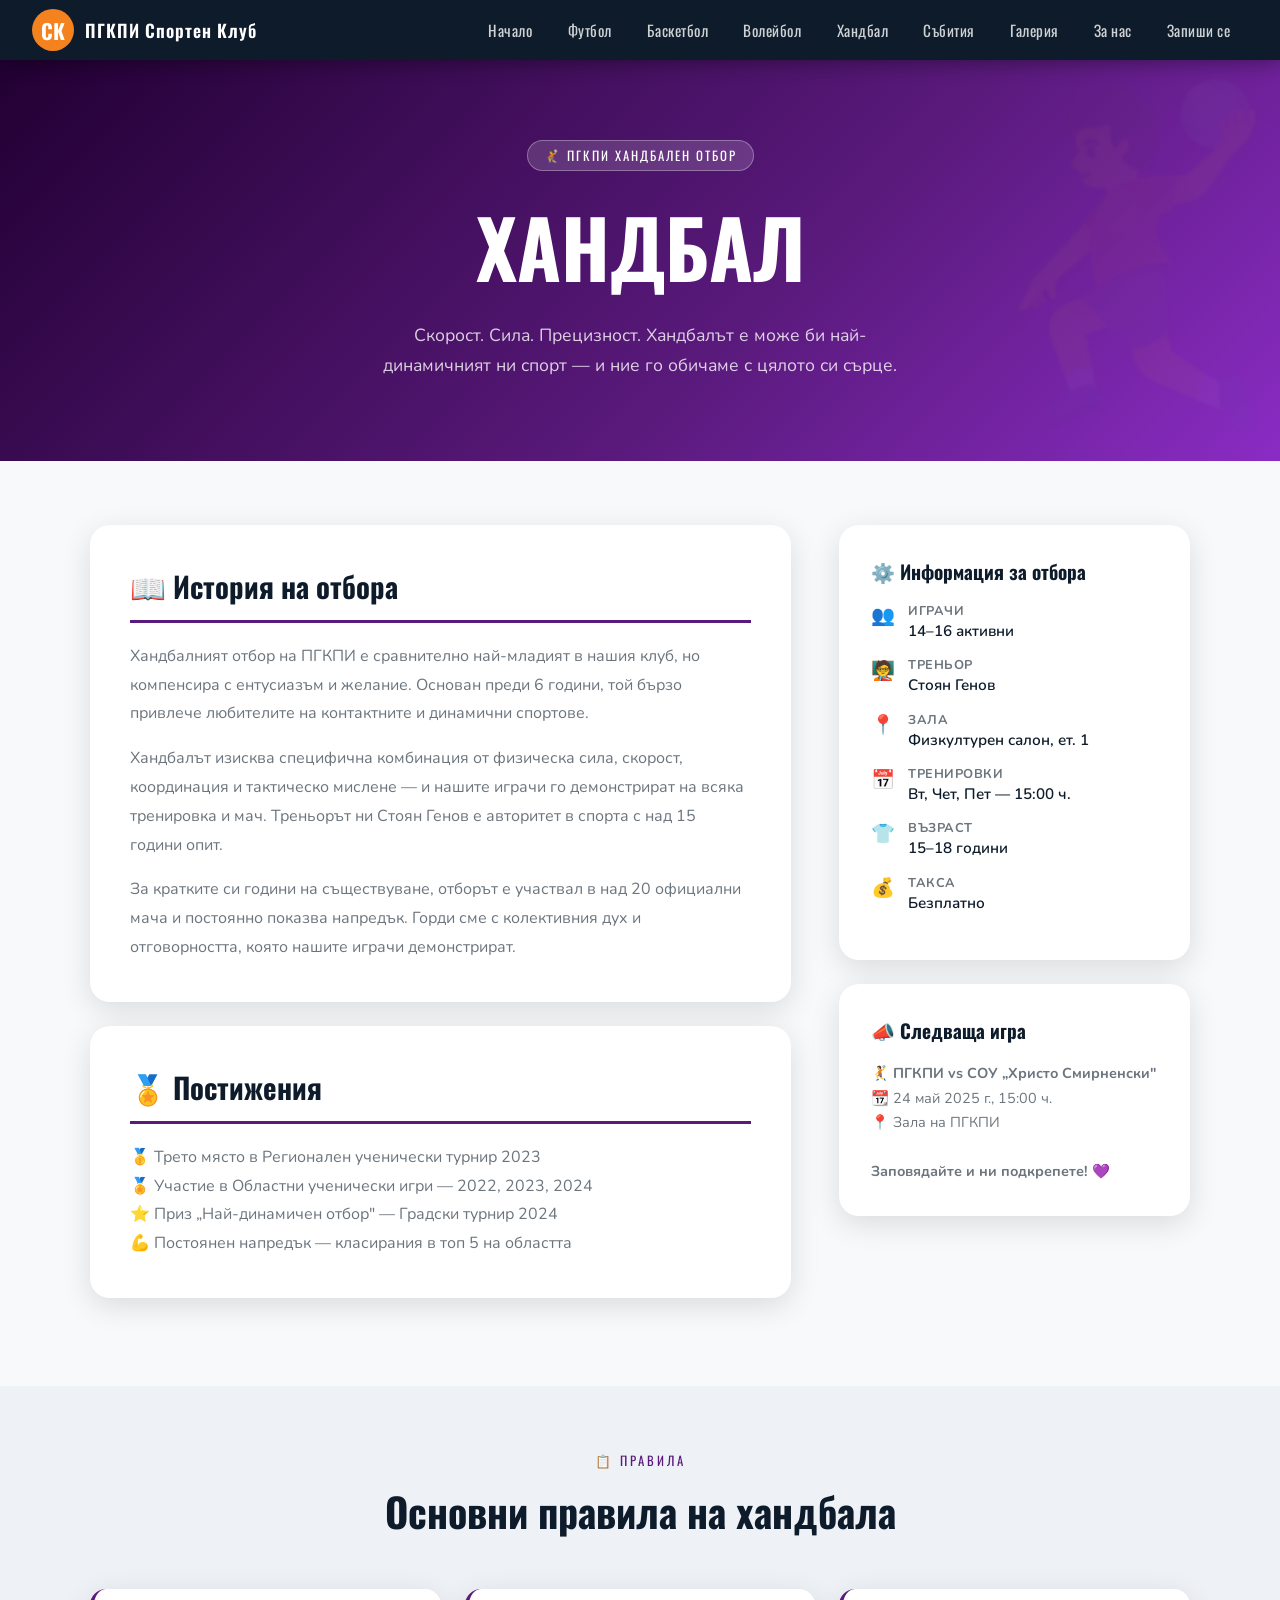
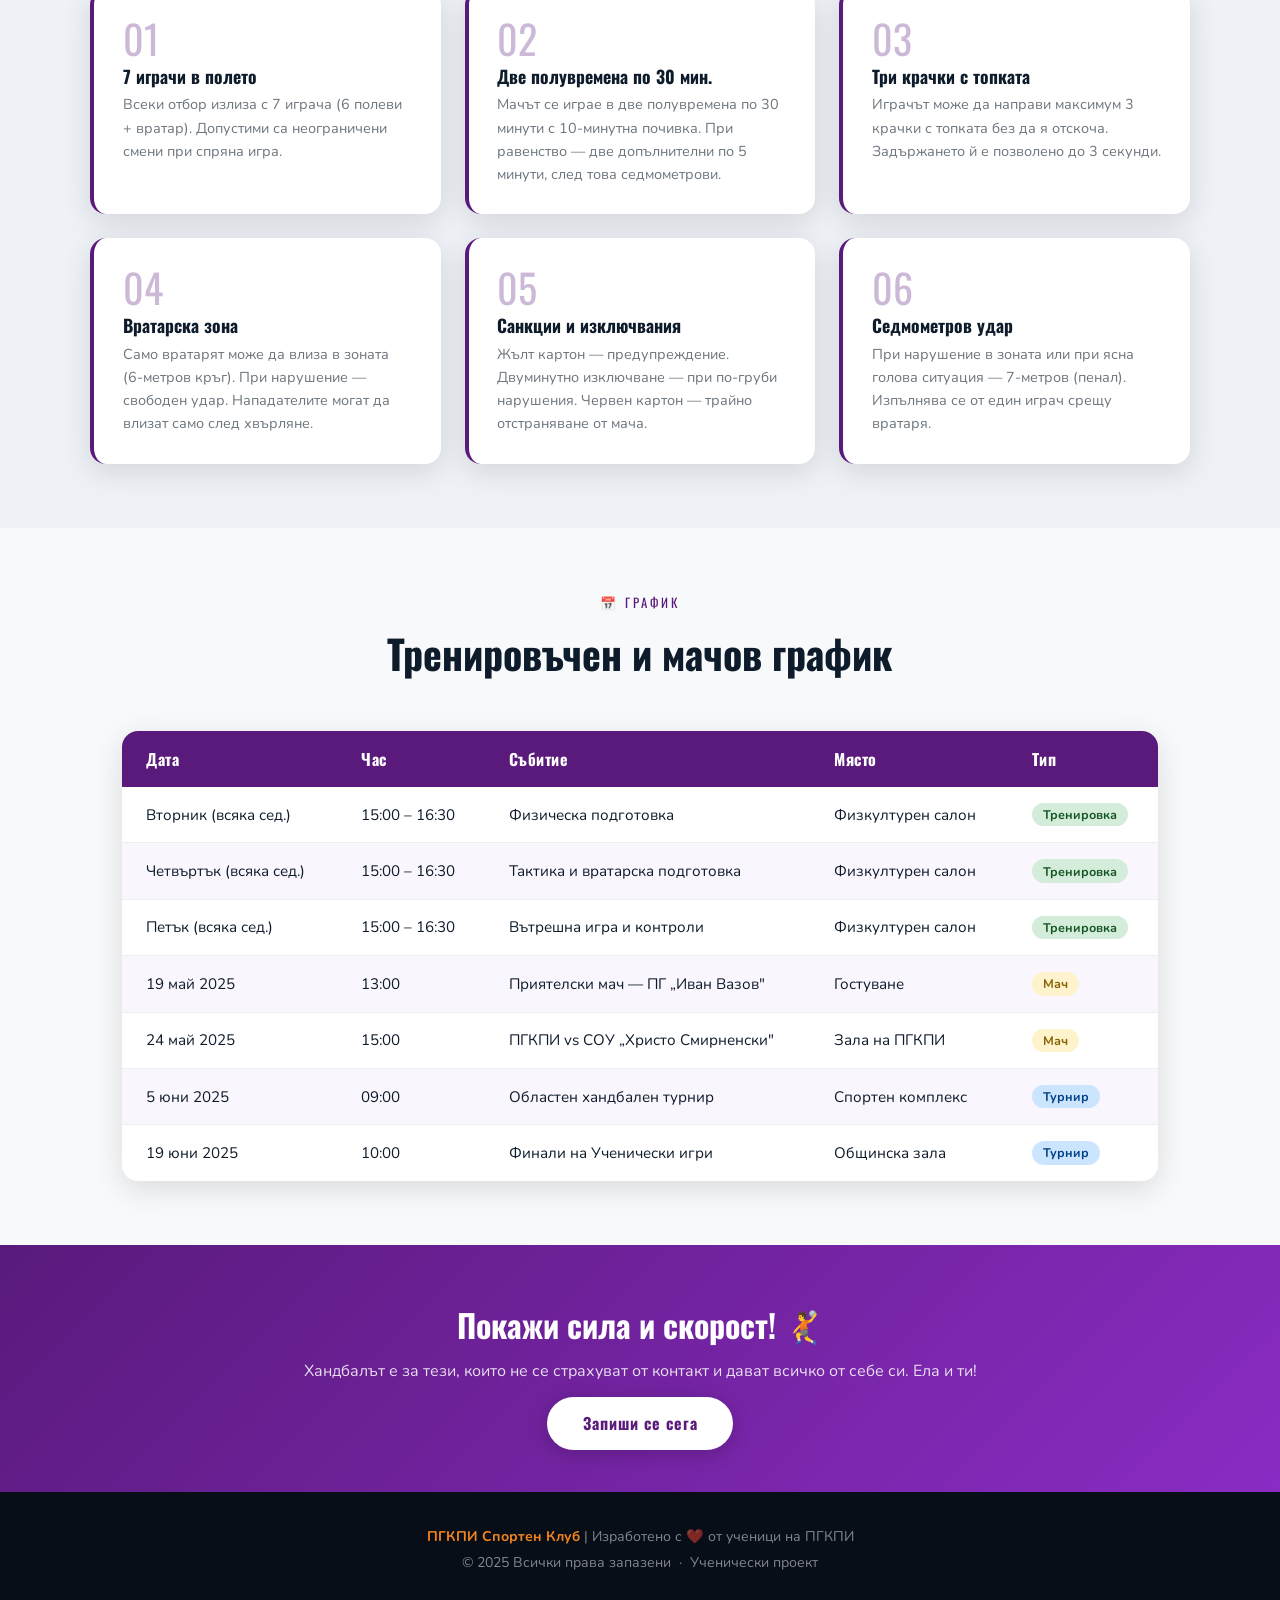
<file: handball.html>
<!DOCTYPE html>
<html lang="bg">
<head>
  <meta charset="UTF-8">
  <meta name="viewport" content="width=device-width, initial-scale=1.0">
  <title>Хандбал — ПГКПИ Спортен Клуб</title>
  <link href="https://fonts.googleapis.com/css2?family=Oswald:wght@400;600;700&family=Nunito:wght@400;600;700&display=swap" rel="stylesheet">
  <link rel="stylesheet" href="../css/handball.css"

</head>
<body>


<nav>
  <a href="index.html" class="nav-logo">
    <div class="logo-icon">СК</div>
    <span>ПГКПИ Спортен Клуб</span>
  </a>
<ul class="nav-links" id="navLinks">
    <li><a href="index.html" >Начало</a></li>
    <li><a href="football.html">Футбол</a></li>
    <li><a href="basketball.html" >Баскетбол</a></li>
    <li><a href="volleyball.html">Волейбол</a></li>
    <li><a href="handball.html">Хандбал</a></li>
    <li><a href="events.html">Събития</a></li>
    <li><a href="gallery.html" >Галерия</a></li> 
    <li><a href="about.us.html">За нас</a></li>
    <li><a href="contact.html">Запиши се</a></li>
  </ul>
  <button class="nav-toggle" onclick="document.getElementById('navLinks').classList.toggle('open')">
    <span></span><span></span><span></span>
  </button>
</nav>

<div class="sport-hero">
  <div class="badge">🤾 ПГКПИ ХАНДБАЛЕН ОТБОР</div>
  <h1>Хандбал</h1>
  <p>Скорост. Сила. Прецизност. Хандбалът е може би най-динамичният ни спорт — и ние го обичаме с цялото си сърце.</p>
</div>

<section>
  <div class="info-grid">
    <div>
      <div class="content-block">
        <h2>📖 История на отбора</h2>
        <p>Хандбалният отбор на ПГКПИ е сравнително най-младият в нашия клуб, но компенсира с ентусиазъм и желание. Основан преди 6 години, той бързо привлече любителите на контактните и динамични спортове.</p>
        <p>Хандбалът изисква специфична комбинация от физическа сила, скорост, координация и тактическо мислене — и нашите играчи го демонстрират на всяка тренировка и мач. Треньорът ни Стоян Генов е авторитет в спорта с над 15 години опит.</p>
        <p>За кратките си години на съществуване, отборът е участвал в над 20 официални мача и постоянно показва напредък. Горди сме с колективния дух и отговорността, която нашите играчи демонстрират.</p>
      </div>
      <div class="content-block">
        <h2>🏅 Постижения</h2>
        <p>🥇 Трето място в Регионален ученически турнир 2023<br>
           🏅 Участие в Областни ученически игри — 2022, 2023, 2024<br>
           ⭐ Приз „Най-динамичен отбор" — Градски турнир 2024<br>
           💪 Постоянен напредък — класирания в топ 5 на областта</p>
      </div>
    </div>
    <div>
      <div class="sidebar-card">
        <h3>⚙️ Информация за отбора</h3>
        <div class="info-item"><div class="icon">👥</div><div><strong>Играчи</strong><span>14–16 активни</span></div></div>
        <div class="info-item"><div class="icon">🧑‍🏫</div><div><strong>Треньор</strong><span>Стоян Генов</span></div></div>
        <div class="info-item"><div class="icon">📍</div><div><strong>Зала</strong><span>Физкултурен салон, ет. 1</span></div></div>
        <div class="info-item"><div class="icon">📅</div><div><strong>Тренировки</strong><span>Вт, Чет, Пет — 15:00 ч.</span></div></div>
        <div class="info-item"><div class="icon">👕</div><div><strong>Възраст</strong><span>15–18 години</span></div></div>
        <div class="info-item"><div class="icon">💰</div><div><strong>Такса</strong><span>Безплатно</span></div></div>
      </div>
      <div class="sidebar-card">
        <h3>📣 Следваща игра</h3>
        <p style="color:#6c757d;font-size:0.9rem;line-height:1.7;">
          🤾 <strong>ПГКПИ vs СОУ „Христо Смирненски"</strong><br>
          📆 24 май 2025 г., 15:00 ч.<br>
          📍 Зала на ПГКПИ<br><br>
          <strong>Заповядайте и ни подкрепете! 💜</strong>
        </p>
      </div>
    </div>
  </div>
</section>

<section class="rules-section">
  <div class="section-header">
    <div class="section-tag">📋 правила</div>
    <h2>Основни правила на хандбала</h2>
  </div>
  <div class="rules-grid">
    <div class="rule-card">
      <div class="rule-num">01</div>
      <h4>7 играчи в полето</h4>
      <p>Всеки отбор излиза с 7 играча (6 полеви + вратар). Допустими са неограничени смени при спряна игра.</p>
    </div>
    <div class="rule-card">
      <div class="rule-num">02</div>
      <h4>Две полувремена по 30 мин.</h4>
      <p>Мачът се играе в две полувремена по 30 минути с 10-минутна почивка. При равенство — две допълнителни по 5 минути, след това седмометрови.</p>
    </div>
    <div class="rule-card">
      <div class="rule-num">03</div>
      <h4>Три крачки с топката</h4>
      <p>Играчът може да направи максимум 3 крачки с топката без да я отскоча. Задържането й е позволено до 3 секунди.</p>
    </div>
    <div class="rule-card">
      <div class="rule-num">04</div>
      <h4>Вратарска зона</h4>
      <p>Само вратарят може да влиза в зоната (6-метров кръг). При нарушение — свободен удар. Нападателите могат да влизат само след хвърляне.</p>
    </div>
    <div class="rule-card">
      <div class="rule-num">05</div>
      <h4>Санкции и изключвания</h4>
      <p>Жълт картон — предупреждение. Двуминутно изключване — при по-груби нарушения. Червен картон — трайно отстраняване от мача.</p>
    </div>
    <div class="rule-card">
      <div class="rule-num">06</div>
      <h4>Седмометров удар</h4>
      <p>При нарушение в зоната или при ясна голова ситуация — 7-метров (пенал). Изпълнява се от един играч срещу вратаря.</p>
    </div>
  </div>
</section>

<section>
  <div class="section-header">
    <div class="section-tag">📅 график</div>
    <h2>Тренировъчен и мачов график</h2>
  </div>
  <div class="container">
    <table class="schedule-table">
      <thead>
        <tr><th>Дата</th><th>Час</th><th>Събитие</th><th>Място</th><th>Тип</th></tr>
      </thead>
      <tbody>
        <tr><td>Вторник (всяка сед.)</td><td>15:00 – 16:30</td><td>Физическа подготовка</td><td>Физкултурен салон</td><td><span class="tag tag-train">Тренировка</span></td></tr>
        <tr><td>Четвъртък (всяка сед.)</td><td>15:00 – 16:30</td><td>Тактика и вратарска подготовка</td><td>Физкултурен салон</td><td><span class="tag tag-train">Тренировка</span></td></tr>
        <tr><td>Петък (всяка сед.)</td><td>15:00 – 16:30</td><td>Вътрешна игра и контроли</td><td>Физкултурен салон</td><td><span class="tag tag-train">Тренировка</span></td></tr>
        <tr><td>19 май 2025</td><td>13:00</td><td>Приятелски мач — ПГ „Иван Вазов"</td><td>Гостуване</td><td><span class="tag tag-match">Мач</span></td></tr>
        <tr><td>24 май 2025</td><td>15:00</td><td>ПГКПИ vs СОУ „Христо Смирненски"</td><td>Зала на ПГКПИ</td><td><span class="tag tag-match">Мач</span></td></tr>
        <tr><td>5 юни 2025</td><td>09:00</td><td>Областен хандбален турнир</td><td>Спортен комплекс</td><td><span class="tag tag-tour">Турнир</span></td></tr>
        <tr><td>19 юни 2025</td><td>10:00</td><td>Финали на Ученически игри</td><td>Общинска зала</td><td><span class="tag tag-tour">Турнир</span></td></tr>
      </tbody>
    </table>
  </div>
</section>

<div class="cta-band">
  <h2>Покажи сила и скорост! 🤾</h2>
  <p>Хандбалът е за тези, които не се страхуват от контакт и дават всичко от себе си. Ела и ти!</p>
  <a href="contact.html" class="btn-white">Запиши се сега</a>
</div>

<footer>
  <p><strong>ПГКПИ Спортен Клуб</strong> | Изработено с ❤️ от ученици на ПГКПИ</p>
  <p>© 2025 Всички права запазени &nbsp;·&nbsp; Ученически проект</p>
</footer>
</body>
</html>
</file>
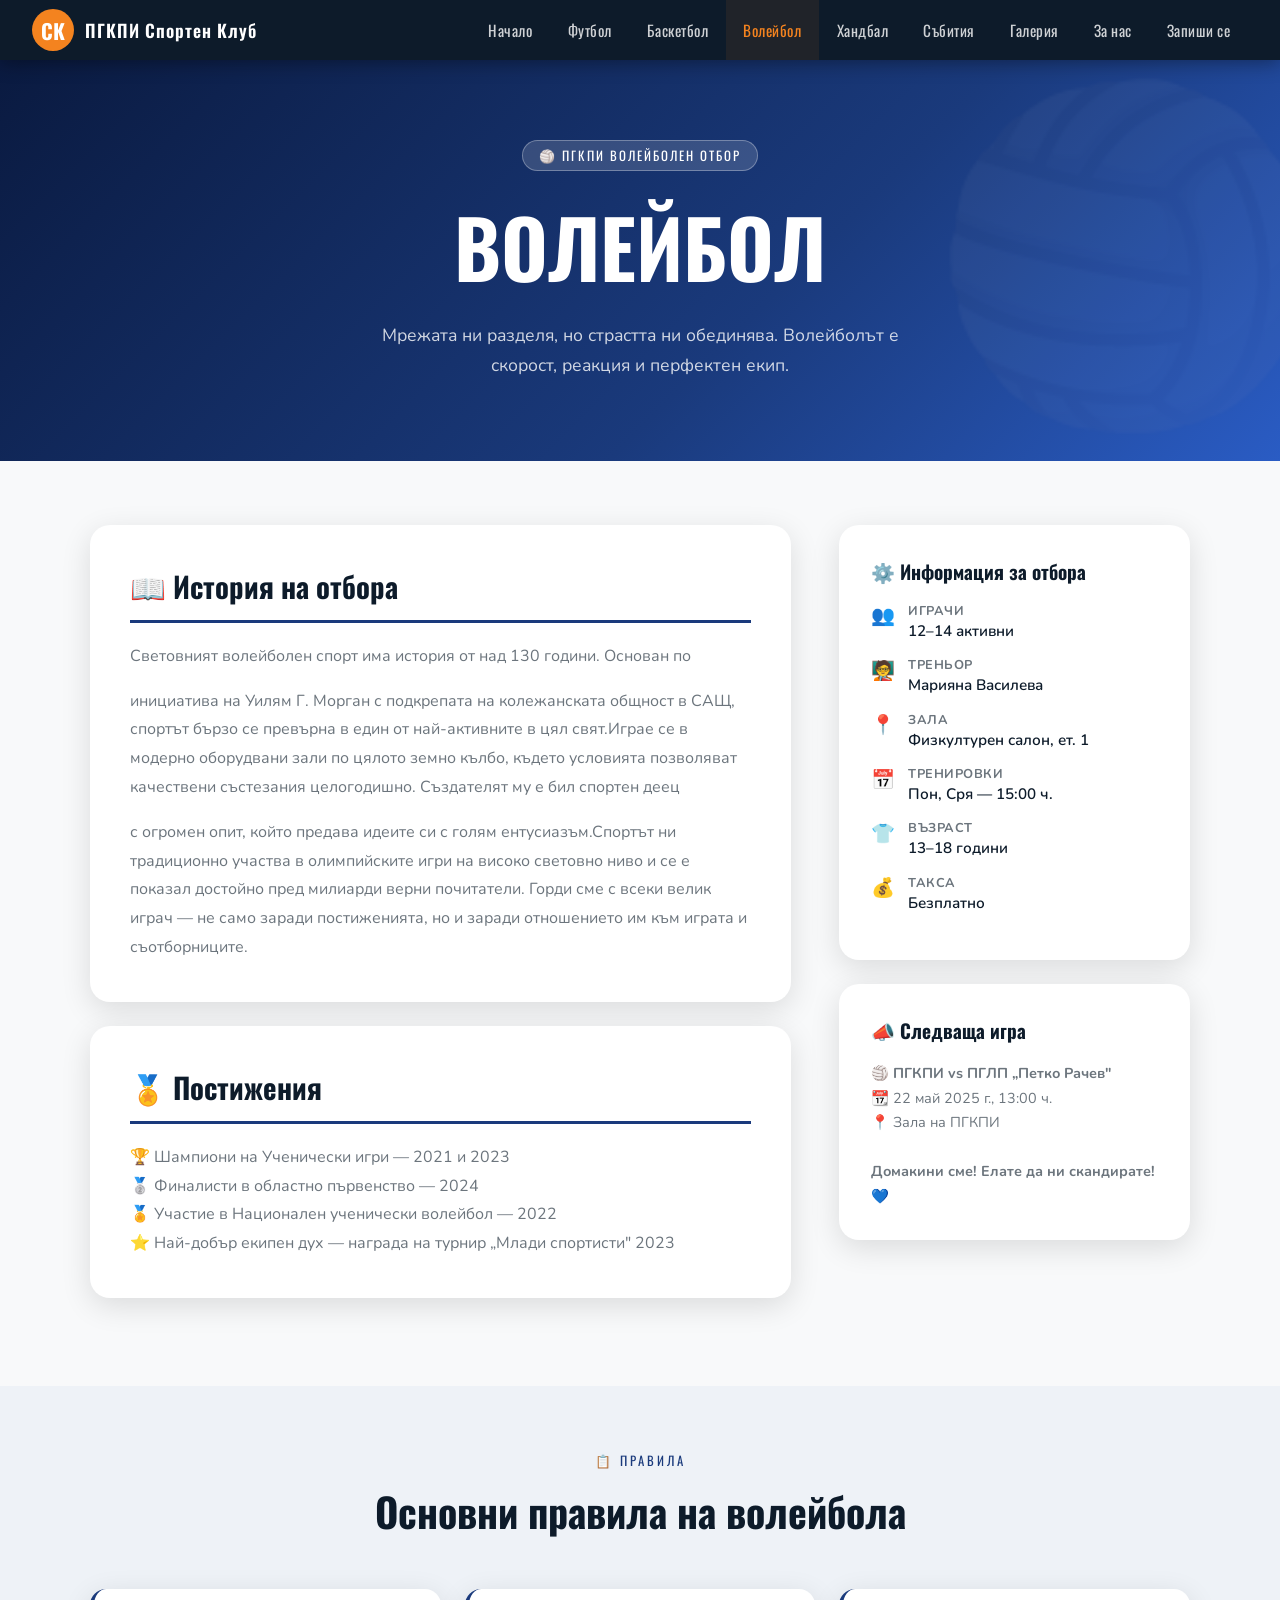
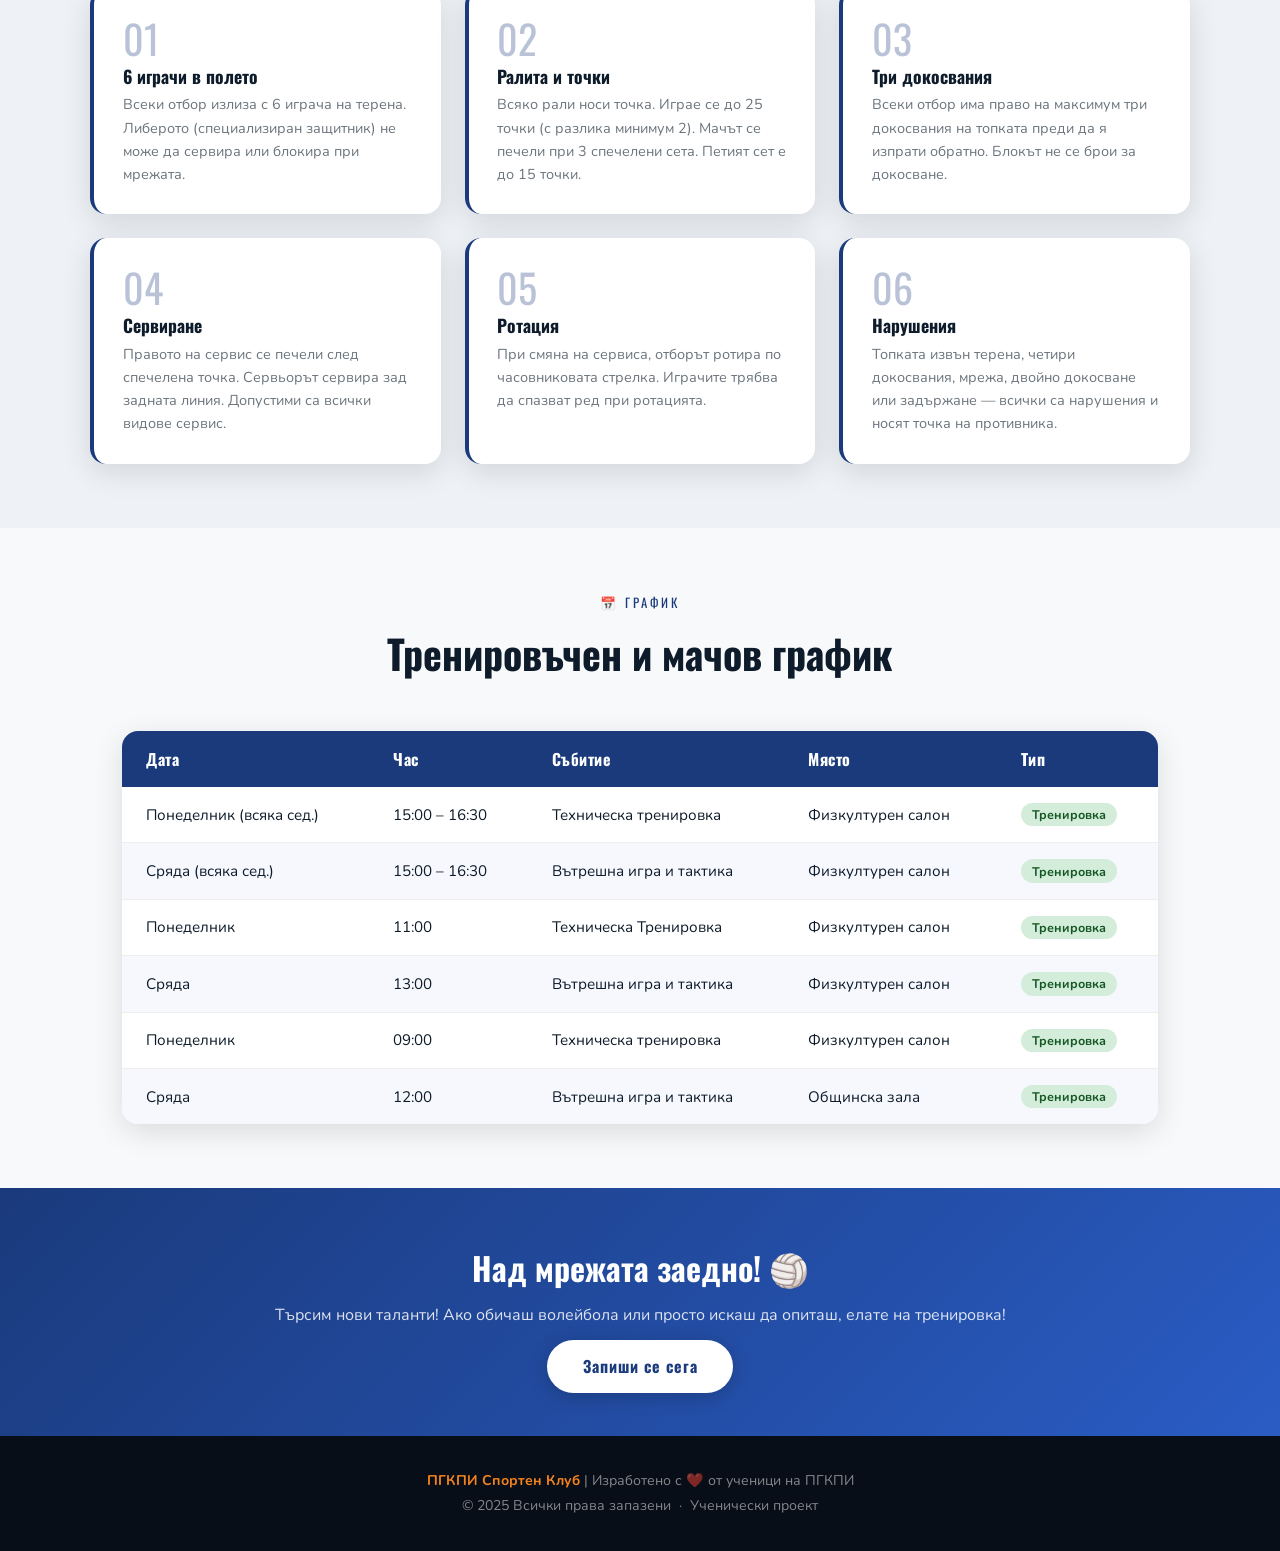
<file: volleyball.html>
<!DOCTYPE html>
<html lang="bg">
<head>
  <meta charset="UTF-8">
  <meta name="viewport" content="width=device-width, initial-scale=1.0">
  <title>Волейбол — ПГКПИ Спортен Клуб</title>
  <link href="https://fonts.googleapis.com/css2?family=Oswald:wght@400;600;700&family=Nunito:wght@400;600;700&display=swap" rel="stylesheet">
  <link rel="stylesheet" href="../css/volleyball.css"> 
</head>
<body>

<nav>
  <a href="index.html" class="nav-logo">
    <div class="logo-icon">СК</div>
    <span>ПГКПИ Спортен Клуб</span>
  </a>
<ul class="nav-links" id="navLinks">
    <li><a href="index.html">Начало</a></li>
    <li><a href="football.html">Футбол</a></li>
    <li><a href="basketball.html" >Баскетбол</a></li>
    <li><a href="volleyball.html" class="active">Волейбол</a></li>
    <li><a href="handball.html">Хандбал</a></li>
    <li><a href="events.html">Събития</a></li>
    <li><a href="gallery.html" >Галерия</a></li> 
    <li><a href="about.us.html" >За нас</a></li>
    <li><a href="contact.html">Запиши се</a></li>
  </ul>
  <button class="nav-toggle" onclick="document.getElementById('navLinks').classList.toggle('open')">
    <span></span><span></span><span></span>
  </button>
</nav>
<div class="sport-hero">
  <div class="badge">🏐 ПГКПИ ВОЛЕЙБОЛЕН ОТБОР</div>
  <h1>Волейбол</h1>
  <p>Мрежата ни разделя, но страстта ни обединява. Волейболът е скорост, реакция и перфектен екип.</p>
</div>

<section>
  <div class="info-grid">
    <div>
      <div class="content-block">
        <h2>📖 История на отбора</h2>
        <p>Световният волейболен спорт има история от над 130 години. Основан по 
        <p> инициатива на Уилям Г. Морган с подкрепата на колежанската общност в САЩ, спортът бързо се превърна в един от най-активните в цял свят.Играе се в модерно оборудвани зали по цялото земно кълбо, където условията позволяват качествени състезания целогодишно. Създателят му е бил спортен деец <p>
        <p>с огромен опит, който предава идеите си с голям ентусиазъм.Спортът ни традиционно участва в олимпийските игри на високо световно ниво и се е показал достойно пред милиарди верни почитатели. Горди сме с всеки велик играч — не само заради постиженията, но и заради отношението им към играта и съотборниците.</p>
      </div>
      <div class="content-block">
        <h2>🏅 Постижения</h2>
        <p>🏆 Шампиони на Ученически игри — 2021 и 2023<br>
           🥈 Финалисти в областно първенство — 2024<br>
           🏅 Участие в Национален ученически волейбол — 2022<br>
           ⭐ Най-добър екипен дух — награда на турнир „Млади спортисти" 2023</p>
      </div>
    </div>
    <div>
      <div class="sidebar-card">
        <h3>⚙️ Информация за отбора</h3>
        <div class="info-item"><div class="icon">👥</div><div><strong>Играчи</strong><span>12–14 активни</span></div></div>
        <div class="info-item"><div class="icon">🧑‍🏫</div><div><strong>Треньор</strong><span>Марияна Василева</span></div></div>
        <div class="info-item"><div class="icon">📍</div><div><strong>Зала</strong><span>Физкултурен салон, ет. 1</span></div></div>
        <div class="info-item"><div class="icon">📅</div><div><strong>Тренировки</strong><span>Пон, Сря — 15:00 ч.</span></div></div>
        <div class="info-item"><div class="icon">👕</div><div><strong>Възраст</strong><span>13–18 години</span></div></div>
        <div class="info-item"><div class="icon">💰</div><div><strong>Такса</strong><span>Безплатно</span></div></div>
      </div>
      <div class="sidebar-card">
        <h3>📣 Следваща игра</h3>
        <p style="color:#6c757d;font-size:0.9rem;line-height:1.7;">
          🏐 <strong>ПГКПИ vs ПГЛП „Петко Рачев"</strong><br>
          📆 22 май 2025 г., 13:00 ч.<br>
          📍 Зала на ПГКПИ<br><br>
          <strong>Домакини сме! Елате да ни скандирате! 💙</strong>
        </p>
      </div>
    </div>
  </div>
</section>

<section class="rules-section">
  <div class="section-header">
    <div class="section-tag">📋 правила</div>
    <h2>Основни правила на волейбола</h2>
  </div>
  <div class="rules-grid">
    <div class="rule-card">
      <div class="rule-num">01</div>
      <h4>6 играчи в полето</h4>
      <p>Всеки отбор излиза с 6 играча на терена. Либерото (специализиран защитник) не може да сервира или блокира при мрежата.</p>
    </div>
    <div class="rule-card">
      <div class="rule-num">02</div>
      <h4>Ралита и точки</h4>
      <p>Всяко рали носи точка. Играе се до 25 точки (с разлика минимум 2). Мачът се печели при 3 спечелени сета. Петият сет е до 15 точки.</p>
    </div>
    <div class="rule-card">
      <div class="rule-num">03</div>
      <h4>Три докосвания</h4>
      <p>Всеки отбор има право на максимум три докосвания на топката преди да я изпрати обратно. Блокът не се брои за докосване.</p>
    </div>
    <div class="rule-card">
      <div class="rule-num">04</div>
      <h4>Сервиране</h4>
      <p>Правото на сервис се печели след спечелена точка. Сервьорът сервира зад задната линия. Допустими са всички видове сервис.</p>
    </div>
    <div class="rule-card">
      <div class="rule-num">05</div>
      <h4>Ротация</h4>
      <p>При смяна на сервиса, отборът ротира по часовниковата стрелка. Играчите трябва да спазват ред при ротацията.</p>
    </div>
    <div class="rule-card">
      <div class="rule-num">06</div>
      <h4>Нарушения</h4>
      <p>Топката извън терена, четири докосвания, мрежа, двойно докосване или задържане — всички са нарушения и носят точка на противника.</p>
    </div>
  </div>
</section>

<section>
  <div class="section-header">
    <div class="section-tag">📅 график</div>
    <h2>Тренировъчен и мачов график</h2>
  </div>
  <div class="container">
    <table class="schedule-table">
      <thead>
        <tr><th>Дата</th><th>Час</th><th>Събитие</th><th>Място</th><th>Тип</th></tr>
      </thead>
      <tbody>
        <tr><td>Понеделник (всяка сед.)</td><td>15:00 – 16:30</td><td>Техническа тренировка</td><td>Физкултурен салон</td><td><span class="tag tag-train">Тренировка</span></td></tr>
        <tr><td>Сряда (всяка сед.)</td><td>15:00 – 16:30</td><td>Вътрешна игра и тактика</td><td>Физкултурен салон</td><td><span class="tag tag-train">Тренировка</span></td></tr>
        <tr><td>Понеделник</td><td>11:00</td><td>Техническа Тренировка</td><td>Физкултурен салон</td><td><span class="tag tag-train">Тренировка</span></td></tr>
        <tr><td>Сряда</td><td>13:00</td><td>Вътрешна игра и тактика</td><td>Физкултурен салон</td><td><span class="tag tag-train">Тренировка</span></td></tr>
        <tr><td>Понеделник</td><td>09:00</td><td>Техническа тренировка</td><td>Физкултурен салон</td><td><span class="tag tag-train">Тренировка</span></td></tr>
        <tr><td>Сряда</td><td>12:00</td><td>Вътрешна игра и тактика</td><td>Общинска зала</td><td><span class="tag tag-train">Тренировка</span></td></tr>
      </tbody>
    </table>
  </div>
</section>

<div class="cta-band">
  <h2>Над мрежата заедно! 🏐</h2>
  <p>Търсим нови таланти! Ако обичаш волейбола или просто искаш да опиташ, елате на тренировка!</p>
  <a href="contact.html" class="btn-white">Запиши се сега</a>
</div>

<footer>
  <p><strong>ПГКПИ Спортен Клуб</strong> | Изработено с ❤️ от ученици на ПГКПИ</p>
  <p>© 2025 Всички права запазени &nbsp;·&nbsp; Ученически проект</p>
</footer>
</body>
</html>
</file>
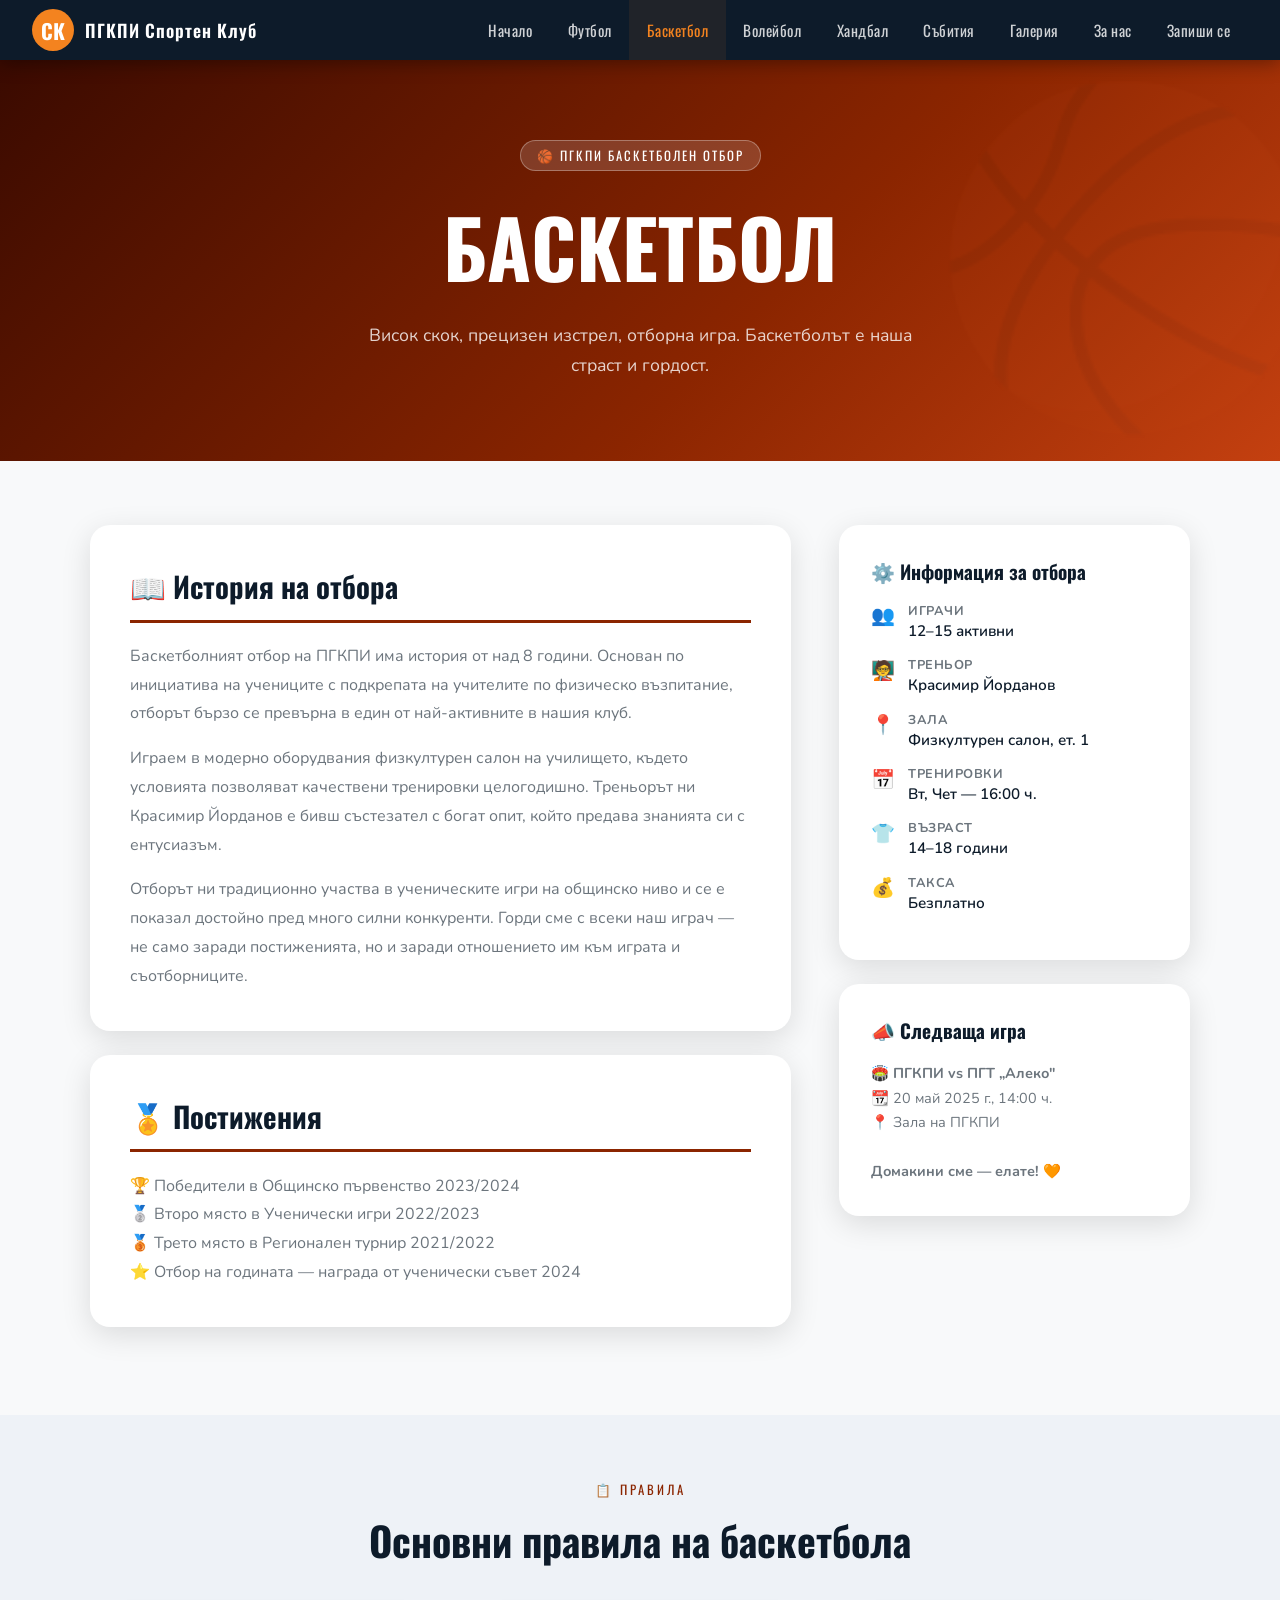
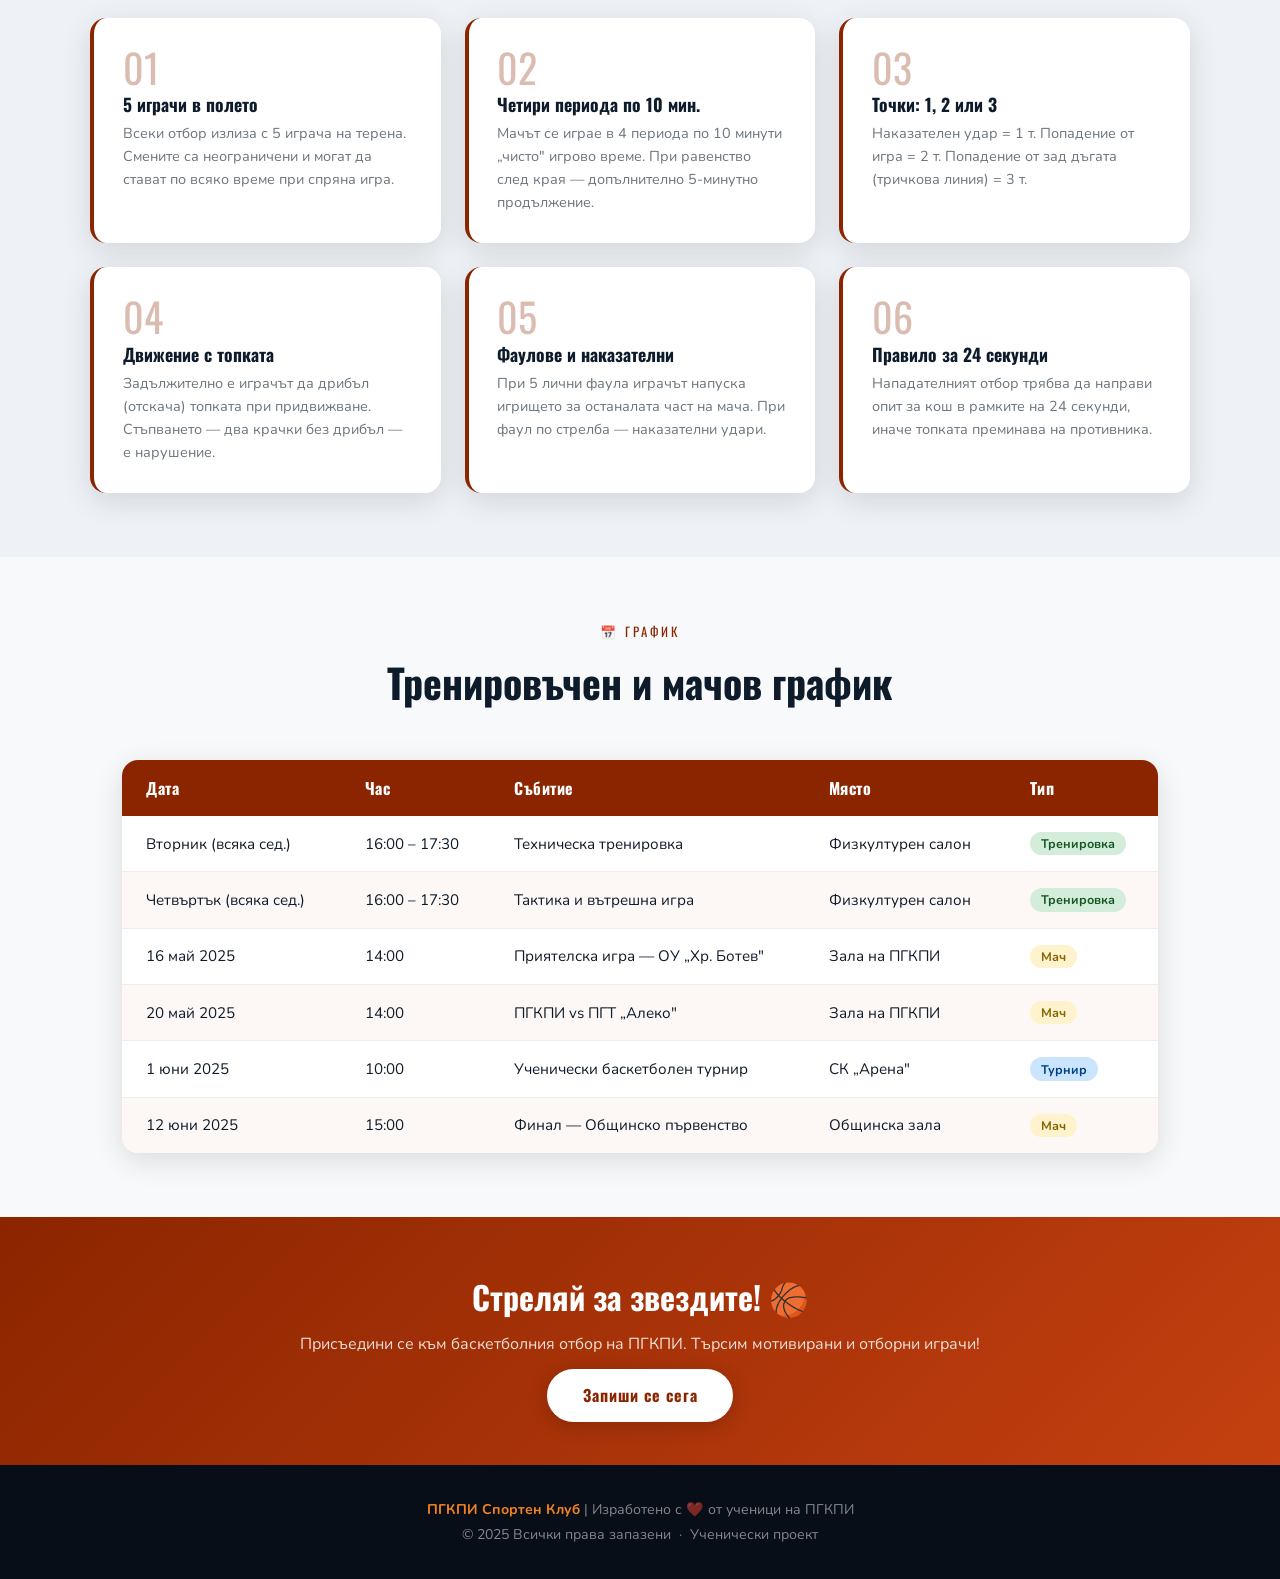
<file: pages/basketball.html>
<!DOCTYPE html>
<html lang="bg">
<head>
  <meta charset="UTF-8">
  <meta name="viewport" content="width=device-width, initial-scale=1.0">
  <title>Баскетбол — ПГКПИ Спортен Клуб</title>
  <link href="https://fonts.googleapis.com/css2?family=Oswald:wght@400;600;700&family=Nunito:wght@400;600;700&display=swap" rel="stylesheet">
  <link rel="stylesheet" href="../css/basketball.css">  
</head>
<body>

<nav>
  <a href="../index.html" class="nav-logo">
    <div class="logo-icon">СК</div>
    <span>ПГКПИ Спортен Клуб</span>
  </a>
<ul class="nav-links" id="navLinks">
    <li><a href="../index.html" >Начало</a></li>
    <li><a href="football.html">Футбол</a></li>
    <li><a href="basketball.html" class="active">Баскетбол</a></li>
    <li><a href="volleyball.html">Волейбол</a></li>
    <li><a href="handball.html">Хандбал</a></li>
    <li><a href="events.html">Събития</a></li>
    <li><a href="gallery.html" >Галерия</a></li> 
    <li><a href="about.us.html">За нас</a></li>
    <li><a href="contact.html" ">Запиши се</a></li>
  </ul>
  <button class="nav-toggle" onclick="document.getElementById('navLinks').classList.toggle('open')">
    <span></span><span></span><span></span>
  </button>
</nav>


<div class="sport-hero">
  <div class="badge">🏀 ПГКПИ БАСКЕТБОЛЕН ОТБОР</div>
  <h1>Баскетбол</h1>
  <p>Висок скок, прецизен изстрел, отборна игра. Баскетболът е наша страст и гордост.</p>
</div>

<section>
  <div class="info-grid">
    <div>
      <div class="content-block">
        <h2>📖 История на отбора</h2>
        <p>Баскетболният отбор на ПГКПИ има история от над 8 години. Основан по инициатива на учениците с подкрепата на учителите по физическо възпитание, отборът бързо се превърна в един от най-активните в нашия клуб.</p>
        <p>Играем в модерно оборудвания физкултурен салон на училището, където условията позволяват качествени тренировки целогодишно. Треньорът ни Красимир Йорданов е бивш състезател с богат опит, който предава знанията си с ентусиазъм.</p>
        <p>Отборът ни традиционно участва в ученическите игри на общинско ниво и се е показал достойно пред много силни конкуренти. Горди сме с всеки наш играч — не само заради постиженията, но и заради отношението им към играта и съотборниците.</p>
      </div>
      <div class="content-block">
        <h2>🏅 Постижения</h2>
        <p>🏆 Победители в Общинско първенство 2023/2024<br>
           🥈 Второ място в Ученически игри 2022/2023<br>
           🥉 Трето място в Регионален турнир 2021/2022<br>
           ⭐ Отбор на годината — награда от ученически съвет 2024</p>
      </div>
    </div>
    <div>
      <div class="sidebar-card">
        <h3>⚙️ Информация за отбора</h3>
        <div class="info-item"><div class="icon">👥</div><div><strong>Играчи</strong><span>12–15 активни</span></div></div>
        <div class="info-item"><div class="icon">🧑‍🏫</div><div><strong>Треньор</strong><span>Красимир Йорданов</span></div></div>
        <div class="info-item"><div class="icon">📍</div><div><strong>Зала</strong><span>Физкултурен салон, ет. 1</span></div></div>
        <div class="info-item"><div class="icon">📅</div><div><strong>Тренировки</strong><span>Вт, Чет — 16:00 ч.</span></div></div>
        <div class="info-item"><div class="icon">👕</div><div><strong>Възраст</strong><span>14–18 години</span></div></div>
        <div class="info-item"><div class="icon">💰</div><div><strong>Такса</strong><span>Безплатно</span></div></div>
      </div>
      <div class="sidebar-card">
        <h3>📣 Следваща игра</h3>
        <p style="color:#6c757d;font-size:0.9rem;line-height:1.7;">
          🏟️ <strong>ПГКПИ vs ПГТ „Алеко"</strong><br>
          📆 20 май 2025 г., 14:00 ч.<br>
          📍 Зала на ПГКПИ<br><br>
          <strong>Домакини сме — елате! 🧡</strong>
        </p>
      </div>
    </div>
  </div>
</section>

<section class="rules-section">
  <div class="section-header">
    <div class="section-tag">📋 правила</div>
    <h2>Основни правила на баскетбола</h2>
  </div>
  <div class="rules-grid">
    <div class="rule-card">
      <div class="rule-num">01</div>
      <h4>5 играчи в полето</h4>
      <p>Всеки отбор излиза с 5 играча на терена. Смените са неограничени и могат да стават по всяко време при спряна игра.</p>
    </div>
    <div class="rule-card">
      <div class="rule-num">02</div>
      <h4>Четири периода по 10 мин.</h4>
      <p>Мачът се играе в 4 периода по 10 минути „чисто" игрово време. При равенство след края — допълнително 5-минутно продължение.</p>
    </div>
    <div class="rule-card">
      <div class="rule-num">03</div>
      <h4>Точки: 1, 2 или 3</h4>
      <p>Наказателен удар = 1 т. Попадение от игра = 2 т. Попадение от зад дъгата (тричкова линия) = 3 т.</p>
    </div>
    <div class="rule-card">
      <div class="rule-num">04</div>
      <h4>Движение с топката</h4>
      <p>Задължително е играчът да дрибъл (отскача) топката при придвижване. Стъпването — два крачки без дрибъл — е нарушение.</p>
    </div>
    <div class="rule-card">
      <div class="rule-num">05</div>
      <h4>Фаулове и наказателни</h4>
      <p>При 5 лични фаула играчът напуска игрището за останалата част на мача. При фаул по стрелба — наказателни удари.</p>
    </div>
    <div class="rule-card">
      <div class="rule-num">06</div>
      <h4>Правило за 24 секунди</h4>
      <p>Нападателният отбор трябва да направи опит за кош в рамките на 24 секунди, иначе топката преминава на противника.</p>
    </div>
  </div>
</section>

<section>
  <div class="section-header">
    <div class="section-tag">📅 график</div>
    <h2>Тренировъчен и мачов график</h2>
  </div>
  <div class="container">
    <table class="schedule-table">
      <thead>
        <tr><th>Дата</th><th>Час</th><th>Събитие</th><th>Място</th><th>Тип</th></tr>
      </thead>
      <tbody>
        <tr><td>Вторник (всяка сед.)</td><td>16:00 – 17:30</td><td>Техническа тренировка</td><td>Физкултурен салон</td><td><span class="tag tag-train">Тренировка</span></td></tr>
        <tr><td>Четвъртък (всяка сед.)</td><td>16:00 – 17:30</td><td>Тактика и вътрешна игра</td><td>Физкултурен салон</td><td><span class="tag tag-train">Тренировка</span></td></tr>
        <tr><td>16 май 2025</td><td>14:00</td><td>Приятелска игра — ОУ „Хр. Ботев"</td><td>Зала на ПГКПИ</td><td><span class="tag tag-match">Мач</span></td></tr>
        <tr><td>20 май 2025</td><td>14:00</td><td>ПГКПИ vs ПГТ „Алеко"</td><td>Зала на ПГКПИ</td><td><span class="tag tag-match">Мач</span></td></tr>
        <tr><td>1 юни 2025</td><td>10:00</td><td>Ученически баскетболен турнир</td><td>СК „Арена"</td><td><span class="tag tag-tour">Турнир</span></td></tr>
        <tr><td>12 юни 2025</td><td>15:00</td><td>Финал — Общинско първенство</td><td>Общинска зала</td><td><span class="tag tag-match">Мач</span></td></tr>
      </tbody>
    </table>
  </div>
</section>

<div class="cta-band">
  <h2>Стреляй за звездите! 🏀</h2>
  <p>Присъедини се към баскетболния отбор на ПГКПИ. Търсим мотивирани и отборни играчи!</p>
  <a href="contact.html" class="btn-white">Запиши се сега</a>
</div>

<footer>
  <p><strong>ПГКПИ Спортен Клуб</strong> | Изработено с ❤️ от ученици на ПГКПИ</p>
  <p>© 2025 Всички права запазени &nbsp;·&nbsp; Ученически проект</p>
</footer>
</body>
</html>
</file>
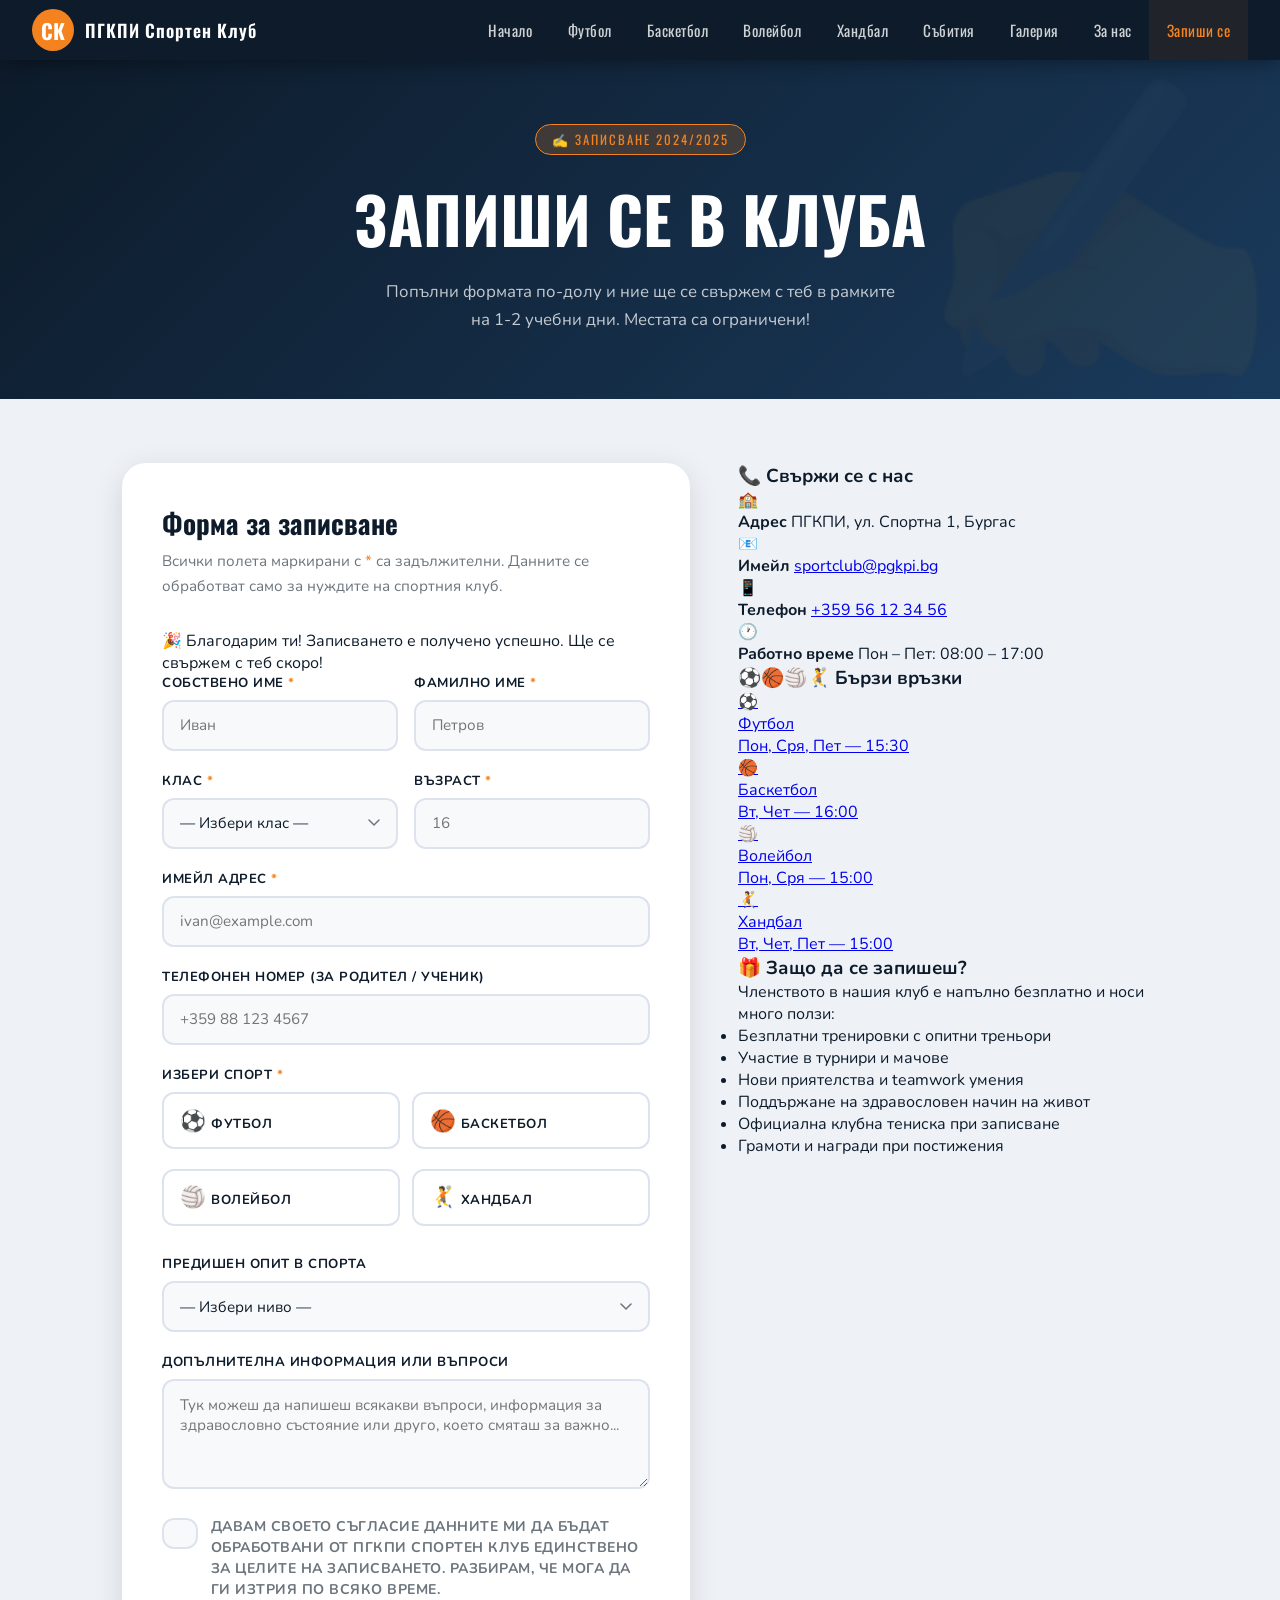
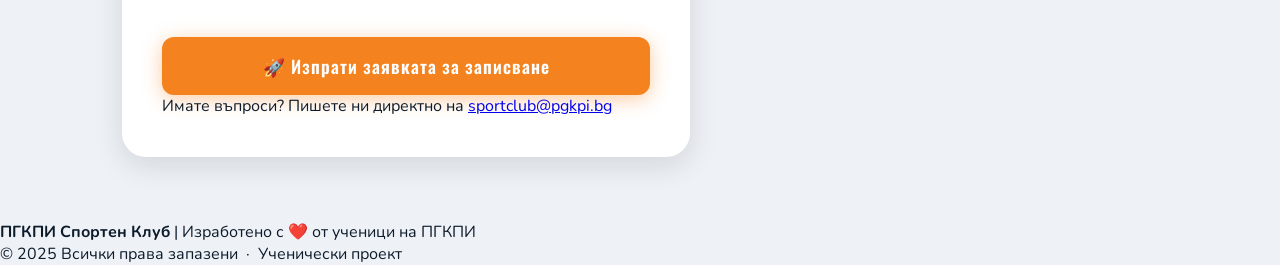
<file: pages/contact.html>
<!DOCTYPE html>
<html lang="bg">
<head>
<meta charset="UTF-8">
<meta name="viewport" content="width=device-width, initial-scale=1.0">
<title>Запиши се — ПГКПИ Спортен Клуб</title>
<link href="https://fonts.googleapis.com/css2?family=Oswald:wght@400;600;700&family=Nunito:wght@400;600;700&display=swap" rel="stylesheet">
<link rel="stylesheet" href="../css/contact.css">
</head>
<body>

<nav>
  <a href="../index.html" class="nav-logo">
<div class="logo-icon">СК</div>
<span>ПГКПИ Спортен Клуб</span>
</a>
<ul class="nav-links" id="navLinks">
<li><a href="../index.html" >Начало</a></li>
<li><a href="football.html">Футбол</a></li>
<li><a href="basketball.html" >Баскетбол</a></li>
<li><a href="volleyball.html">Волейбол</a></li>
<li><a href="handball.html">Хандбал</a></li>
<li><a href="events.html">Събития</a></li>
<li><a href="gallery.html" >Галерия</a></li>
<li><a href="about.us.html">За нас</a></li>
<li><a href="contact.html" class="active">Запиши се</a></li>
</ul>
<button class="nav-toggle" onclick="document.getElementById('navLinks').classList.toggle('open')">
<span></span><span></span><span></span>
</button>
</nav>

<div class="page-hero">
<div class="badge">✍️ ЗАПИСВАНЕ 2024/2025</div>
<h1>Запиши се в клуба</h1>
<p>Попълни формата по-долу и ние ще се свържем с теб в рамките на 1-2 учебни дни. Местата са ограничени!</p>
</div>

<div class="main-content">
<div class="form-card">
<h2>Форма за записване</h2>
<p class="subtitle">Всички полета маркирани с <span style="color:var(--orange)">*</span> са задължителни. Данните се обработват само за нуждите на спортния клуб.</p>

<div class="success-msg" id="successMsg">
🎉 Благодарим ти! Записването е получено успешно. Ще се свържем с теб скоро!
</div>


<div class="form-row">
<div class="form-group">
<label for="firstName">Собствено име <span style="color:var(--orange)">*</span></label>
<input type="text" id="firstName" name="Собствено_Ime" placeholder="Иван" required>
</div>
<div class="form-group">
<label for="lastName">Фамилно име <span style="color:var(--orange)">*</span></label>
<input type="text" id="lastName" name="Familno_Ime" placeholder="Петров" required>
</div>
</div>

<div class="form-row">
<div class="form-group">
<label for="grade">Клас <span style="color:var(--orange)">*</span></label>
<select id="grade" name="Klas" required>
<option value="">— Избери клас —</option>
<option value="8а">8а</option>
<option value="8б">8б</option>
<option value="8в">8в</option>
<option value="9а">9а</option>
<option value="9б">9б</option>
<option value="9в">9в</option>
<option value="10а">10а</option>
<option value="10б">10б</option>
<option value="10в">10в</option>
<option value="11а">11а</option>
<option value="11б">11б</option>
<option value="12а">12а</option>
<option value="12б">12б</option>
</select>
</div>
<div class="form-group">
<label for="age">Възраст <span style="color:var(--orange)">*</span></label>
<input type="number" id="age" name="Vazrast" placeholder="16" min="13" max="19" required>
</div>
</div>

<div class="form-group">
<label for="email">Имейл адрес <span style="color:var(--orange)">*</span></label>
<input type="email" id="email" name="Email" placeholder="ivan@example.com" required>
</div>

<div class="form-group">
<label for="phone">Телефонен номер (за родител / ученик)</label>
<input type="tel" id="phone" name="Telefon" placeholder="+359 88 123 4567">
</div>

<div class="form-group">
<label>Избери спорт <span style="color:var(--orange)">*</span></label>
<div class="sport-selector">
<input type="radio" name="Sport" value="Футбол" id="sport-football" class="sport-option" required>
<label for="sport-football" class="sport-label">
<span class="sport-emoji">⚽</span> Футбол
</label>

<input type="radio" name="Sport" value="Баскетбол" id="sport-basketball" class="sport-option">
<label for="sport-basketball" class="sport-label">
<span class="sport-emoji">🏀</span> Баскетбол
</label>

<input type="radio" name="Sport" value="Волейбол" id="sport-volleyball" class="sport-option">
<label for="sport-volleyball" class="sport-label">
<span class="sport-emoji">🏐</span> Волейбол
</label>

<input type="radio" name="Sport" value="Хандбал" id="sport-handball" class="sport-option">
<label for="sport-handball" class="sport-label">
<span class="sport-emoji">🤾</span> Хандбал
</label>
</div>
</div>

<div class="form-group">
<label for="experience">Предишен опит в спорта</label>
<select id="experience" name="Opyt">
<option value="">— Избери ниво —</option>
<option value="Нямам опит">Нямам опит — начинаещ</option>
<option value="Малко опит">Малко опит — тренирал съм неофициално</option>
<option value="Среден опит">Среден опит — тренирал съм в клуб</option>
<option value="Напреднал">Напреднал — участвал съм в турнири</option>
</select>
</div>

<div class="form-group">
<label for="message">Допълнителна информация или въпроси</label>
<textarea id="message" name="Saobshtenie" placeholder="Тук можеш да напишеш всякакви въпроси, информация за здравословно състояние или друго, което смяташ за важно..."></textarea>
</div>

<div class="form-group">
<div class="checkbox-group">
<input type="checkbox" id="consent" name="Syglasie" value="Да" required>
<label for="consent">
Давам своето <strong>съгласие</strong> данните ми да бъдат обработвани от ПГКПИ Спортен Клуб единствено за целите на записването. Разбирам, че мога да ги изтрия по всяко време.
</label>
</div>
</div>

<button type="submit" class="submit-btn">🚀 Изпрати заявката за записване</button>

<p class="form-note">
Имате въпроси? Пишете ни директно на
<a href="mailto:sportclub@pgkpi.bg">sportclub@pgkpi.bg</a><br>

</p>
</form>
</div>

<div class="sidebar">
<div class="info-card">
<h3>📞 Свържи се с нас</h3>
<div class="contact-item">
<div class="icon">🏫</div>
<div>
<strong>Адрес</strong>
<span>ПГКПИ, ул. Спортна 1, Бургас</span>
</div>
</div>
<div class="contact-item">
<div class="icon">📧</div>
<div>
<strong>Имейл</strong>
<a href="mailto:sportclub@pgkpi.bg">sportclub@pgkpi.bg</a>
</div>
</div>
<div class="contact-item">
<div class="icon">📱</div>
<div>
<strong>Телефон</strong>
<a href="tel:+35956123456">+359 56 12 34 56</a>
</div>
</div>
<div class="contact-item">
<div class="icon">🕐</div>
<div>
<strong>Работно време</strong>
<span>Пон – Пет: 08:00 – 17:00</span>
</div>
</div>
</div>

<div class="info-card">
<h3>⚽🏀🏐🤾 Бързи връзки</h3>
<div class="sports-quick">
<a href="football.html" class="sport-quick-item">
<span class="emoji">⚽</span>
<div><div>Футбол</div><div class="info">Пон, Сря, Пет — 15:30</div></div>
</a>
<a href="basketball.html" class="sport-quick-item">
<span class="emoji">🏀</span>
<div><div>Баскетбол</div><div class="info">Вт, Чет — 16:00</div></div>
</a>
<a href="volleyball.html" class="sport-quick-item">
<span class="emoji">🏐</span>
<div><div>Волейбол</div><div class="info">Пон, Сря — 15:00</div></div>
</a>
<a href="handball.html" class="sport-quick-item">
<span class="emoji">🤾</span>
<div><div>Хандбал</div><div class="info">Вт, Чет, Пет — 15:00</div></div>
</a>
</div>
</div>

<div class="highlight-card">
<h3>🎁 Защо да се запишеш?</h3>
<p>Членството в нашия клуб е напълно безплатно и носи много ползи:</p>
<ul>
<li>Безплатни тренировки с опитни треньори</li>
<li>Участие в турнири и мачове</li>
<li>Нови приятелства и teamwork умения</li>
<li>Поддържане на здравословен начин на живот</li>
<li>Официална клубна тениска при записване</li>
<li>Грамоти и награди при постижения</li>
</ul>
</div>
</div>
</div>

<footer>
<p><strong>ПГКПИ Спортен Клуб</strong> | Изработено с ❤️ от ученици на ПГКПИ</p>
<p>© 2025 Всички права запазени &nbsp;·&nbsp; Ученически проект</p>
</footer>

<script>
function handleSubmit(e) {
// Проверка дали е избран спорт
const sport = document.querySelector('input[name="Sport"]:checked');
if (!sport) {
e.preventDefault();
alert('Моля, избери спорт преди да изпратиш формата.');
return;
}

// Ако Formspree не е конфигуриран — покажи демо съобщение
const formAction = document.getElementById('signupForm').action;
if (formAction.includes('YOUR_FORM_ID')) {
e.preventDefault();
document.getElementById('successMsg').style.display = 'block';
document.getElementById('signupForm').reset();
window.scrollTo({ top: document.getElementById('successMsg').offsetTop - 100, behavior: 'smooth' });
}

}
</script>

</body>
</html>
</file>
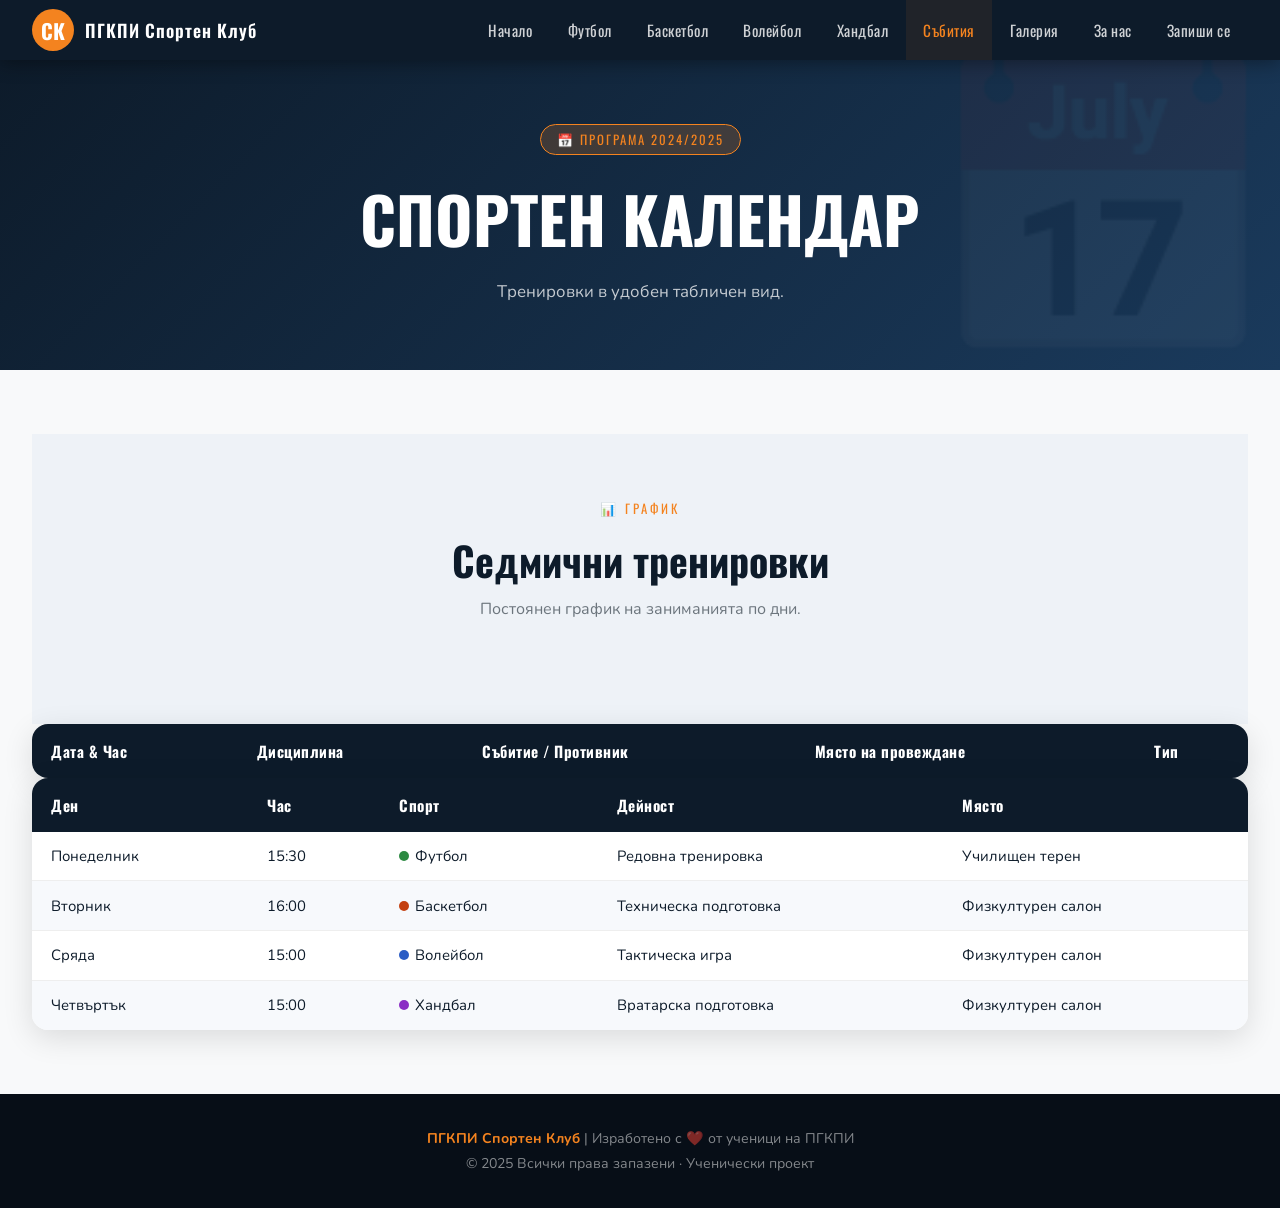
<file: pages/events.html>
<!DOCTYPE html>
<html lang="bg">
<head>
  <meta charset="UTF-8">
  <meta name="viewport" content="width=device-width, initial-scale=1.0">
  <title>Събития — ПГКПИ Спортен Клуб</title>
  <link href="https://fonts.googleapis.com/css2?family=Oswald:wght@400;600;700&family=Nunito:wght@400;600;700&display=swap" rel="stylesheet">
  <link rel="stylesheet" href="../css/events.css">

</head>
<body>

<nav>
  <a href="../index.html" class="nav-logo">
    <div class="logo-icon">СК</div>
    <span>ПГКПИ Спортен Клуб</span>
  </a>
<ul class="nav-links" id="navLinks">
    <li><a href="../index.html" >Начало</a></li>
    <li><a href="football.html" >Футбол</a></li>
    <li><a href="basketball.html" >Баскетбол</a></li>
    <li><a href="volleyball.html">Волейбол</a></li>
    <li><a href="handball.html">Хандбал</a></li>
    <li><a href="events.html" class="active">Събития</a></li>
    <li><a href="gallery.html" >Галерия</a></li> 
    <li><a href="about.us.html">За нас</a></li>
    <li><a href="contact.html">Запиши се</a></li>
  </ul>
  <button class="nav-toggle" onclick="document.getElementById('navLinks').classList.toggle('open')">
    <span></span><span></span><span></span>
  </button>
</nav>

<div class="page-hero">
  <div class="badge">📅 ПРОГРАМА 2024/2025</div>
  <h1>Спортен Календар</h1>
  <p>Tренировки в удобен табличен вид.</p>
</div>

<section>

    <div class="table-container">
      <table class="full-table">
        <thead>
          <tr>
            <th>Дата & Час</th>
            <th>Дисциплина</th>
            <th>Събитие / Противник</th>
            <th>Място на провеждане</th>
            <th>Тип</th>
          </tr>
        </thead>
        <tbody>
       

<section class="bg-light">
  <div class="container">
    <div class="section-header">
      <div class="section-tag">📊 График</div>
      <h2>Седмични тренировки</h2>
      <p>Постоянен график на заниманията по дни.</p>
    </div>
    
    <div class="table-container">
      <table class="full-table">
        <thead>
          <tr>
            <th>Ден</th>
            <th>Час</th>
            <th>Спорт</th>
            <th>Дейност</th>
            <th>Място</th>
          </tr>
        </thead>
        <tbody>
          <tr><td>Понеделник</td><td>15:30</td><td><span class="sport-dot dot-football"></span>Футбол</td><td>Редовна тренировка</td><td>Училищен терен</td></tr>
          <tr><td>Вторник</td><td>16:00</td><td><span class="sport-dot dot-basketball"></span>Баскетбол</td><td>Техническа подготовка</td><td>Физкултурен салон</td></tr>
          <tr><td>Сряда</td><td>15:00</td><td><span class="sport-dot dot-volleyball"></span>Волейбол</td><td>Тактическа игра</td><td>Физкултурен салон</td></tr>
          <tr><td>Четвъртък</td><td>15:00</td><td><span class="sport-dot dot-handball"></span>Хандбал</td><td>Вратарска подготовка</td><td>Физкултурен салон</td></tr>
        </tbody>
      </table>
    </div>
  </div>
</section>

<footer>
  <p><strong>ПГКПИ Спортен Клуб</strong> | Изработено с ❤️ от ученици на ПГКПИ</p>
  <p>© 2025 Всички права запазени · Ученически проект</p>
</footer>

</body>
</html>
</file>
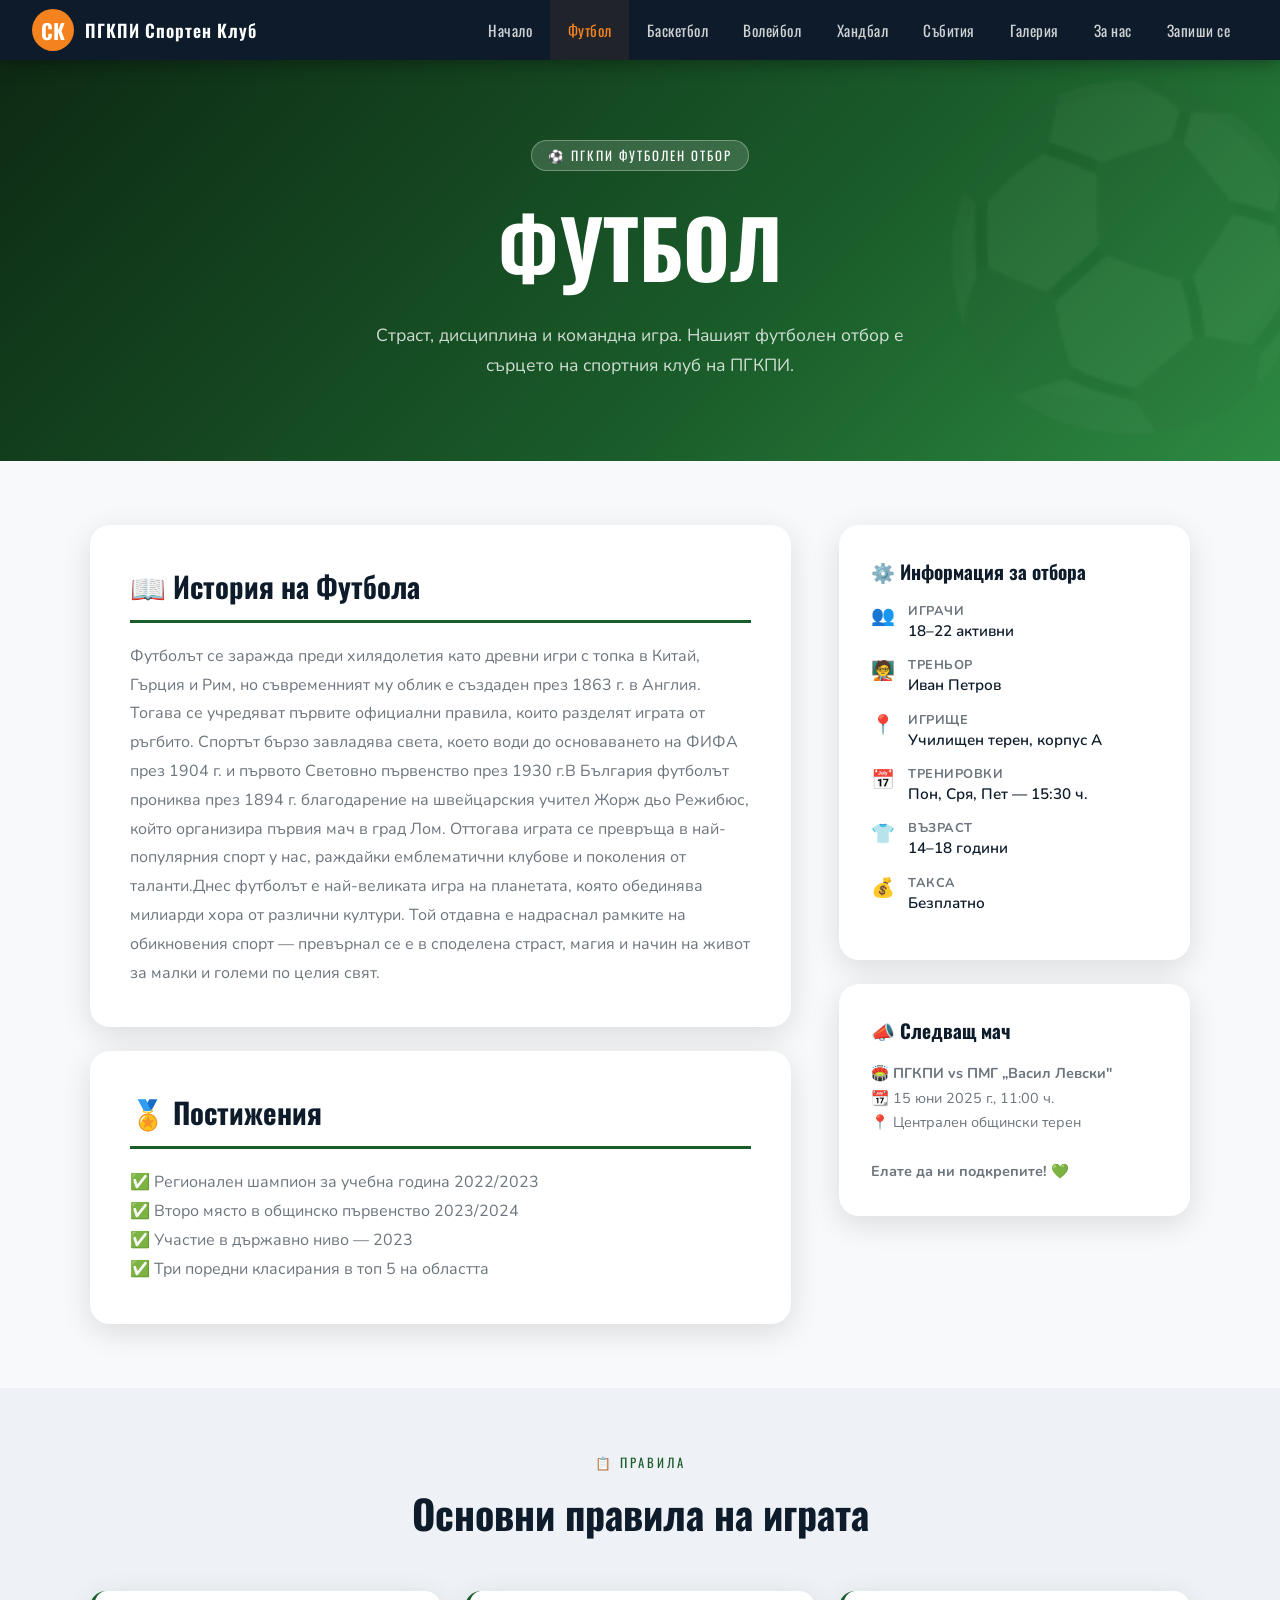
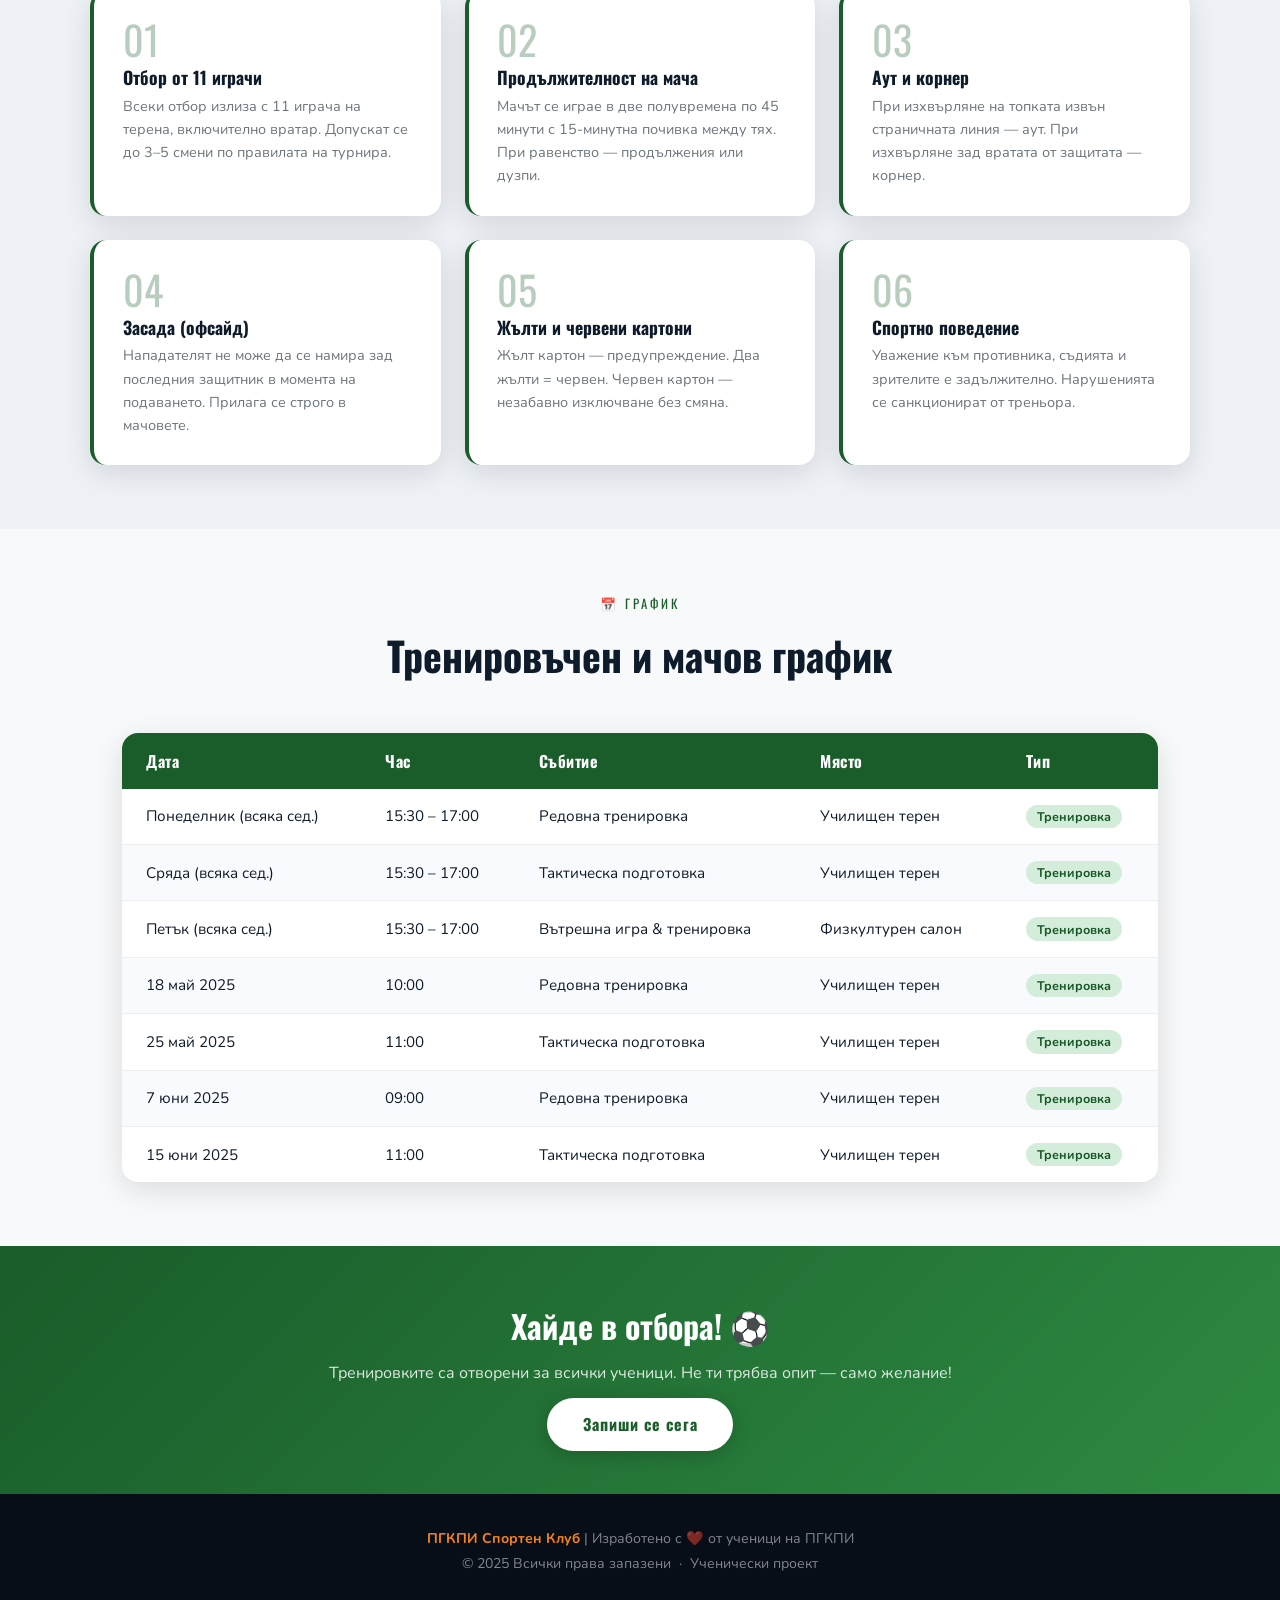
<file: pages/football.html>
<!DOCTYPE html>
<html lang="bg">
<head>
  <meta charset="UTF-8">
  <meta name="viewport" content="width=device-width, initial-scale=1.0">
  <title>Футбол — ПГКПИ Спортен Клуб</title>
  <link href="https://fonts.googleapis.com/css2?family=Oswald:wght@400;600;700&family=Nunito:wght@400;600;700&display=swap" rel="stylesheet">
  <link rel="stylesheet" href="../css/football.css">
</head>
<body>


<nav>
  <a href="../index.html" class="nav-logo">
    <div class="logo-icon">СК</div>
    <span>ПГКПИ Спортен Клуб</span>
  </a>
<ul class="nav-links" id="navLinks">
    <li><a href="../index.html" >Начало</a></li>
    <li><a href="football.html" class="active">Футбол</a></li>
    <li><a href="basketball.html" >Баскетбол</a></li>
    <li><a href="volleyball.html">Волейбол</a></li>
    <li><a href="handball.html">Хандбал</a></li>
    <li><a href="events.html">Събития</a></li>
    <li><a href="gallery.html" >Галерия</a></li> 
    <li><a href="about.us.html">За нас</a></li>
    <li><a href="contact.html">Запиши се</a></li>
  </ul>
  <button class="nav-toggle" onclick="document.getElementById('navLinks').classList.toggle('open')">
    <span></span><span></span><span></span>
  </button>
</nav>

<div class="sport-hero">
  <div class="badge">⚽ ПГКПИ ФУТБОЛЕН ОТБОР</div>
  <h1>Футбол</h1>
  <p>Страст, дисциплина и командна игра. Нашият футболен отбор е сърцето на спортния клуб на ПГКПИ.</p>
</div>

<section>
  <div class="info-grid">
    <div>
      <div class="content-block" style="margin-bottom:1.5rem;">
        <h2>📖 История на Футбола</h2>
        <p>Футболът се заражда преди хилядолетия като древни игри с топка в Китай, Гърция и Рим, но съвременният му облик е създаден през 1863 г. в Англия. Тогава се учредяват първите официални правила, които разделят играта от ръгбито. Спортът бързо завладява света, което води до основаването на ФИФА през 1904 г. и първото Световно първенство през 1930 г.В България футболът прониква през 1894 г. благодарение на швейцарския учител Жорж дьо Режибюс, който организира първия мач в град Лом. Оттогава играта се превръща в най-популярния спорт у нас, раждайки емблематични клубове и поколения от таланти.Днес футболът е най-великата игра на планетата, която обединява милиарди хора от различни култури. Той отдавна е надраснал рамките на обикновения спорт — превърнал се е в споделена страст, магия и начин на живот за малки и големи по целия свят.</p>
      </div>
      <div class="content-block">
        <h2>🏅 Постижения</h2>
        <p>✅ Регионален шампион за учебна година 2022/2023<br>
           ✅ Второ място в общинско първенство 2023/2024<br>
           ✅ Участие в държавно ниво — 2023<br>
           ✅ Три поредни класирания в топ 5 на областта</p>
      </div>
    </div>
    <div>
      <div class="sidebar-card">
        <h3>⚙️ Информация за отбора</h3>
        <div class="info-item"><div class="icon">👥</div><div><strong>Играчи</strong><span>18–22 активни</span></div></div>
        <div class="info-item"><div class="icon">🧑‍🏫</div><div><strong>Треньор</strong><span>Иван Петров</span></div></div>
        <div class="info-item"><div class="icon">📍</div><div><strong>Игрище</strong><span>Училищен терен, корпус А</span></div></div>
        <div class="info-item"><div class="icon">📅</div><div><strong>Тренировки</strong><span>Пон, Сря, Пет — 15:30 ч.</span></div></div>
        <div class="info-item"><div class="icon">👕</div><div><strong>Възраст</strong><span>14–18 години</span></div></div>
        <div class="info-item"><div class="icon">💰</div><div><strong>Такса</strong><span>Безплатно</span></div></div>
      </div>
      <div class="sidebar-card">
        <h3>📣 Следващ мач</h3>
        <p style="color:#6c757d;font-size:0.9rem;line-height:1.7;">
          🏟️ <strong>ПГКПИ vs ПМГ „Васил Левски"</strong><br>
          📆 15 юни 2025 г., 11:00 ч.<br>
          📍 Централен общински терен<br><br>
          <strong>Елате да ни подкрепите! 💚</strong>
        </p>
      </div>
    </div>
  </div>
</section>
<section class="rules-section">
  <div class="section-header">
    <div class="section-tag">📋 Правила</div>
    <h2>Основни правила на играта</h2>
  </div>
  <div class="rules-grid">
    <div class="rule-card">
      <div class="rule-num">01</div>
      <h4>Отбор от 11 играчи</h4>
      <p>Всеки отбор излиза с 11 играча на терена, включително вратар. Допускат се до 3–5 смени по правилата на турнира.</p>
    </div>
    <div class="rule-card">
      <div class="rule-num">02</div>
      <h4>Продължителност на мача</h4>
      <p>Мачът се играе в две полувремена по 45 минути с 15-минутна почивка между тях. При равенство — продължения или дузпи.</p>
    </div>
    <div class="rule-card">
      <div class="rule-num">03</div>
      <h4>Аут и корнер</h4>
      <p>При изхвърляне на топката извън страничната линия — аут. При изхвърляне зад вратата от защитата — корнер.</p>
    </div>
    <div class="rule-card">
      <div class="rule-num">04</div>
      <h4>Засада (офсайд)</h4>
      <p>Нападателят не може да се намира зад последния защитник в момента на подаването. Прилага се строго в мачовете.</p>
    </div>
    <div class="rule-card">
      <div class="rule-num">05</div>
      <h4>Жълти и червени картони</h4>
      <p>Жълт картон — предупреждение. Два жълти = червен. Червен картон — незабавно изключване без смяна.</p>
    </div>
    <div class="rule-card">
      <div class="rule-num">06</div>
      <h4>Спортно поведение</h4>
      <p>Уважение към противника, съдията и зрителите е задължително. Нарушенията се санкционират от треньора.</p>
    </div>
  </div>
</section>

<section>
  <div class="section-header">
    <div class="section-tag">📅 график</div>
    <h2>Тренировъчен и мачов график</h2>
  </div>
  <div class="container">
    <table class="schedule-table">
      <thead>
        <tr>
          <th>Дата</th>
          <th>Час</th>
          <th>Събитие</th>
          <th>Място</th>
          <th>Тип</th>
        </tr>
      </thead>
      <tbody>
        <tr><td>Понеделник (всяка сед.)</td><td>15:30 – 17:00</td><td>Редовна тренировка</td><td>Училищен терен</td><td><span class="tag tag-train">Тренировка</span></td></tr>
        <tr><td>Сряда (всяка сед.)</td><td>15:30 – 17:00</td><td>Тактическа подготовка</td><td>Училищен терен</td><td><span class="tag tag-train">Тренировка</span></td></tr>
        <tr><td>Петък (всяка сед.)</td><td>15:30 – 17:00</td><td>Вътрешна игра & тренировка</td><td>Физкултурен салон</td><td><span class="tag tag-train">Тренировка</span></td></tr>
        <tr><td>18 май 2025</td><td>10:00</td><td>Редовна тренировка</td><td>Училищен терен</td><td><span class="tag tag-train">Тренировка</span></td></tr>
        <tr><td>25 май 2025</td><td>11:00</td><td>Тактическа подготовка</td><td>Училищен терен</td><td><span class="tag tag-train">Тренировка</span></td></tr>
        <tr><td>7 юни 2025</td><td>09:00</td><td>Редовна тренировка</td><td>Училищен терен</td><td><span class="tag tag-train">Тренировка</span></td></tr>
        <tr><td>15 юни 2025</td><td>11:00</td><td>Тактическа подготовка</td><td>Училищен терен</td><td><span class="tag tag-train">Тренировка</span></td></tr>
      </tbody>
    </table>
  </div>
</section>

<div class="cta-band">
  <h2>Хайде в отбора! ⚽</h2>
  <p>Тренировките са отворени за всички ученици. Не ти трябва опит — само желание!</p>
  <a href="contact.html" class="btn-white">Запиши се сега</a>
</div>

<footer>
  <p><strong>ПГКПИ Спортен Клуб</strong> | Изработено с ❤️ от ученици на ПГКПИ</p>
  <p>© 2025 Всички права запазени &nbsp;·&nbsp; Ученически проект</p>
</footer>

</body>
</html>
</file>
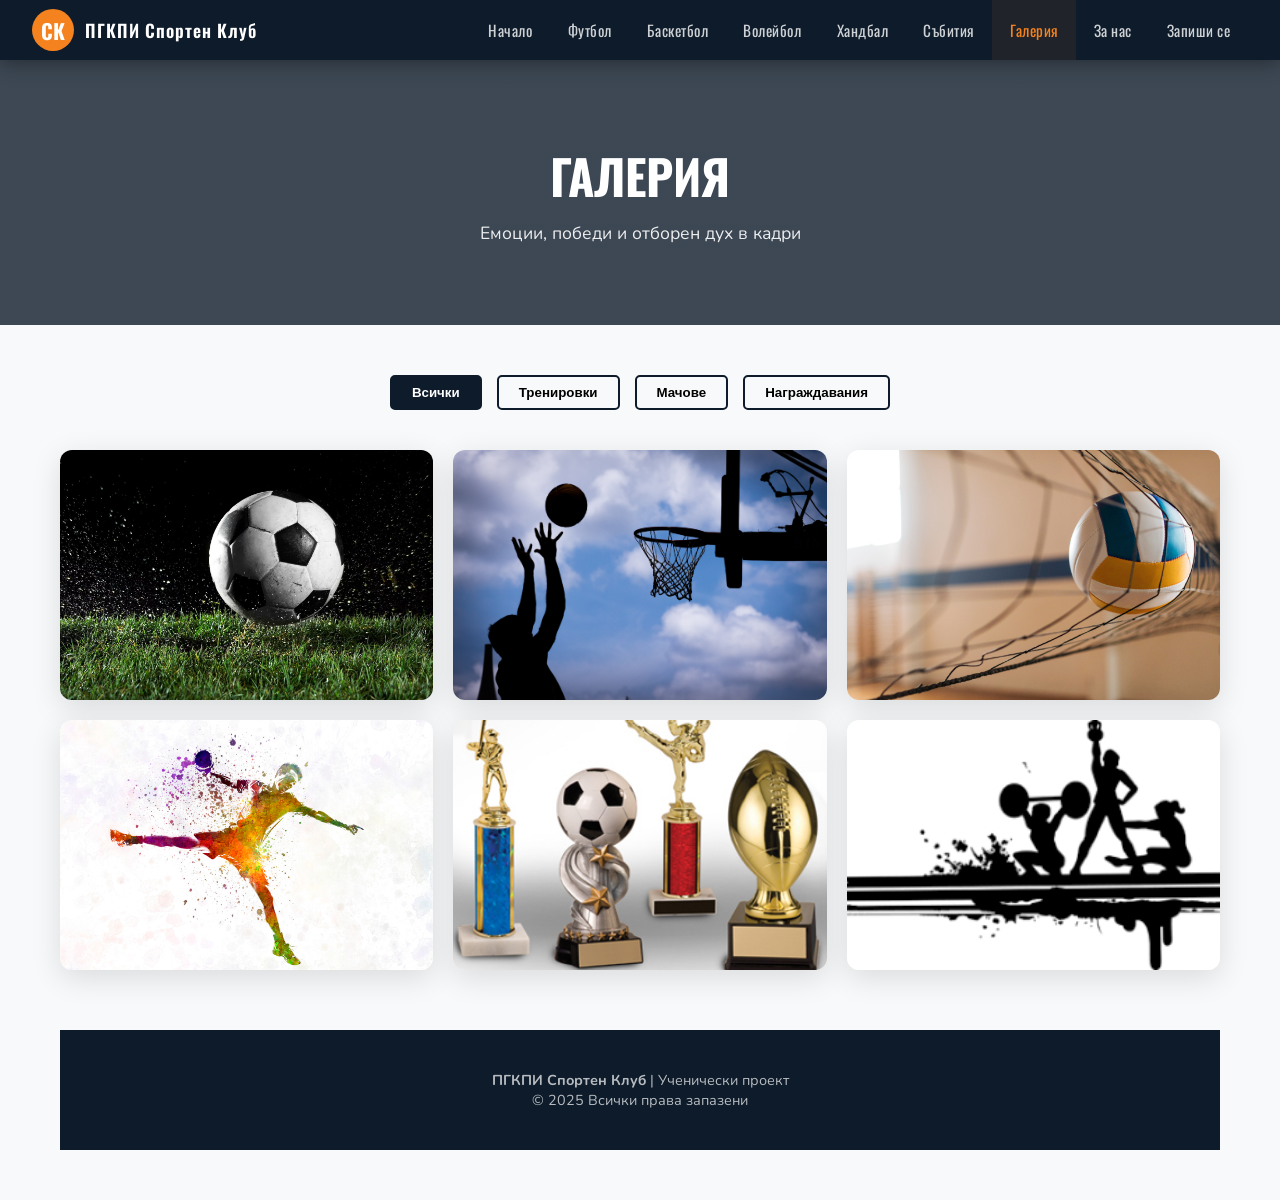
<file: pages/gallery.html>
<!DOCTYPE html>
<html lang="bg">
<head>
  <meta charset="UTF-8">
  <meta name="viewport" content="width=device-width, initial-scale=1.0">
  <title>Галерия — ПГКПИ Спортен Клуб</title>
  <link href="https://fonts.googleapis.com/css2?family=Oswald:wght@400;600;700&family=Nunito:wght@400;600;700&display=swap" rel="stylesheet">
<link rel="stylesheet" href="../css/gallery.css">
</head>
<body>

<nav>
  <a href="../index.html" class="nav-logo">
    <div class="logo-icon">СК</div>
    <span>ПГКПИ Спортен Клуб</span>
  </a>
<ul class="nav-links" id="navLinks">
    <li><a href="../index.html" >Начало</a></li>
    <li><a href="football.html">Футбол</a></li>
    <li><a href="basketball.html" >Баскетбол</a></li>
    <li><a href="volleyball.html">Волейбол</a></li>
    <li><a href="handball.html">Хандбал</a></li>
    <li><a href="events.html">Събития</a></li>
    <li><a href="gallery.html" class="active">Галерия</a></li> 
    <li><a href="about.us.html">За нас</a></li>
    <li><a href="contact.html">Запиши се</a></li>
  </ul>
  <button class="nav-toggle" onclick="document.getElementById('navLinks').classList.toggle('open')">
    <span></span><span></span><span></span>
  </button>
</nav>

<header>
  <h1>Галерия</h1>
  <p>Емоции, победи и отборен дух в кадри</p>
</header>

<div class="gallery-container">
  <div class="gallery-filter">
    <button class="filter-btn active">Всички</button>
    <button class="filter-btn">Тренировки</button>
    <button class="filter-btn">Мачове</button>
    <button class="filter-btn">Награждавания</button>
  </div>

  <div class="gallery-grid">
    <div class="gallery-item">
      <img src="../images/football.avif" alt="Футбол">
      <div class="overlay"><h4>Футбол</h4></div>
    </div>
     <!-- https://www.google.com/url?sa=t&source=web&rct=j&url=https%3A%2F%2Fwww.history.com%2Farticles%2Fwhy-do-some-people-call-it-soccer&ved=0CBkQjhxqFwoTCMigl4H47ZQDFQAAAAAdAAAAABAG&opi=89978449 -->

    <div class="gallery-item">
      <img src="../images/basketball.jpg" alt="Баскетбол">
      <div class="overlay"><h4>Баскетбол</h4></div>
    </div>
     <!-- https://assets.fiba.basketball/image/upload/v1727163566/fzmo648w78xfj8xctgne.jpg -->

    <div class="gallery-item">
      <img src="../images/volleyball.png" alt="Волейбол">
      <div class="overlay"><h4>Волейбол</h4></div>
    </div>
 <!-- https://sport.usi.ch/sites/default/files/styles/usi_xsmall/public/media/sport/images/volleyball.png?itok=RWu6VGLv -->

    <div class="gallery-item">
      <img src="../images/handball.jpg" alt="Спорт">
      <div class="overlay"><h4>Хандбал</h4></div>
    </div>
 <!-- https://cdng.europosters.eu/pod_public/1300/128706.jpg -->

    <div class="gallery-item">
      <img src="../images/awards.jpg" alt="Награда">
      <div class="overlay"><h4>Купа ПГКПИ</h4></div>
    </div>
 <!-- https://www.louscalias.com/images/sports_figurines.jpg -->

    <div class="gallery-item">
      <img src="../images/training.png" alt="Тренировка">
      <div class="overlay"><h4>Спортен празник</h4> </div>
  </div>
</div>
 <!-- https://purewinnipeg.com/wp-content/uploads/2018/07/kisspng-physical-fitness-silhouette-physical-exercise-yoga-sports-silhouette-5a84e265373299.0877979515186581492261-300x190.png -->

<footer>
  <p><strong>ПГКПИ Спортен Клуб</strong> | Ученически проект</p>
  <p>© 2025 Всички права запазени</p>
</footer>

</body>
</html>
</file>
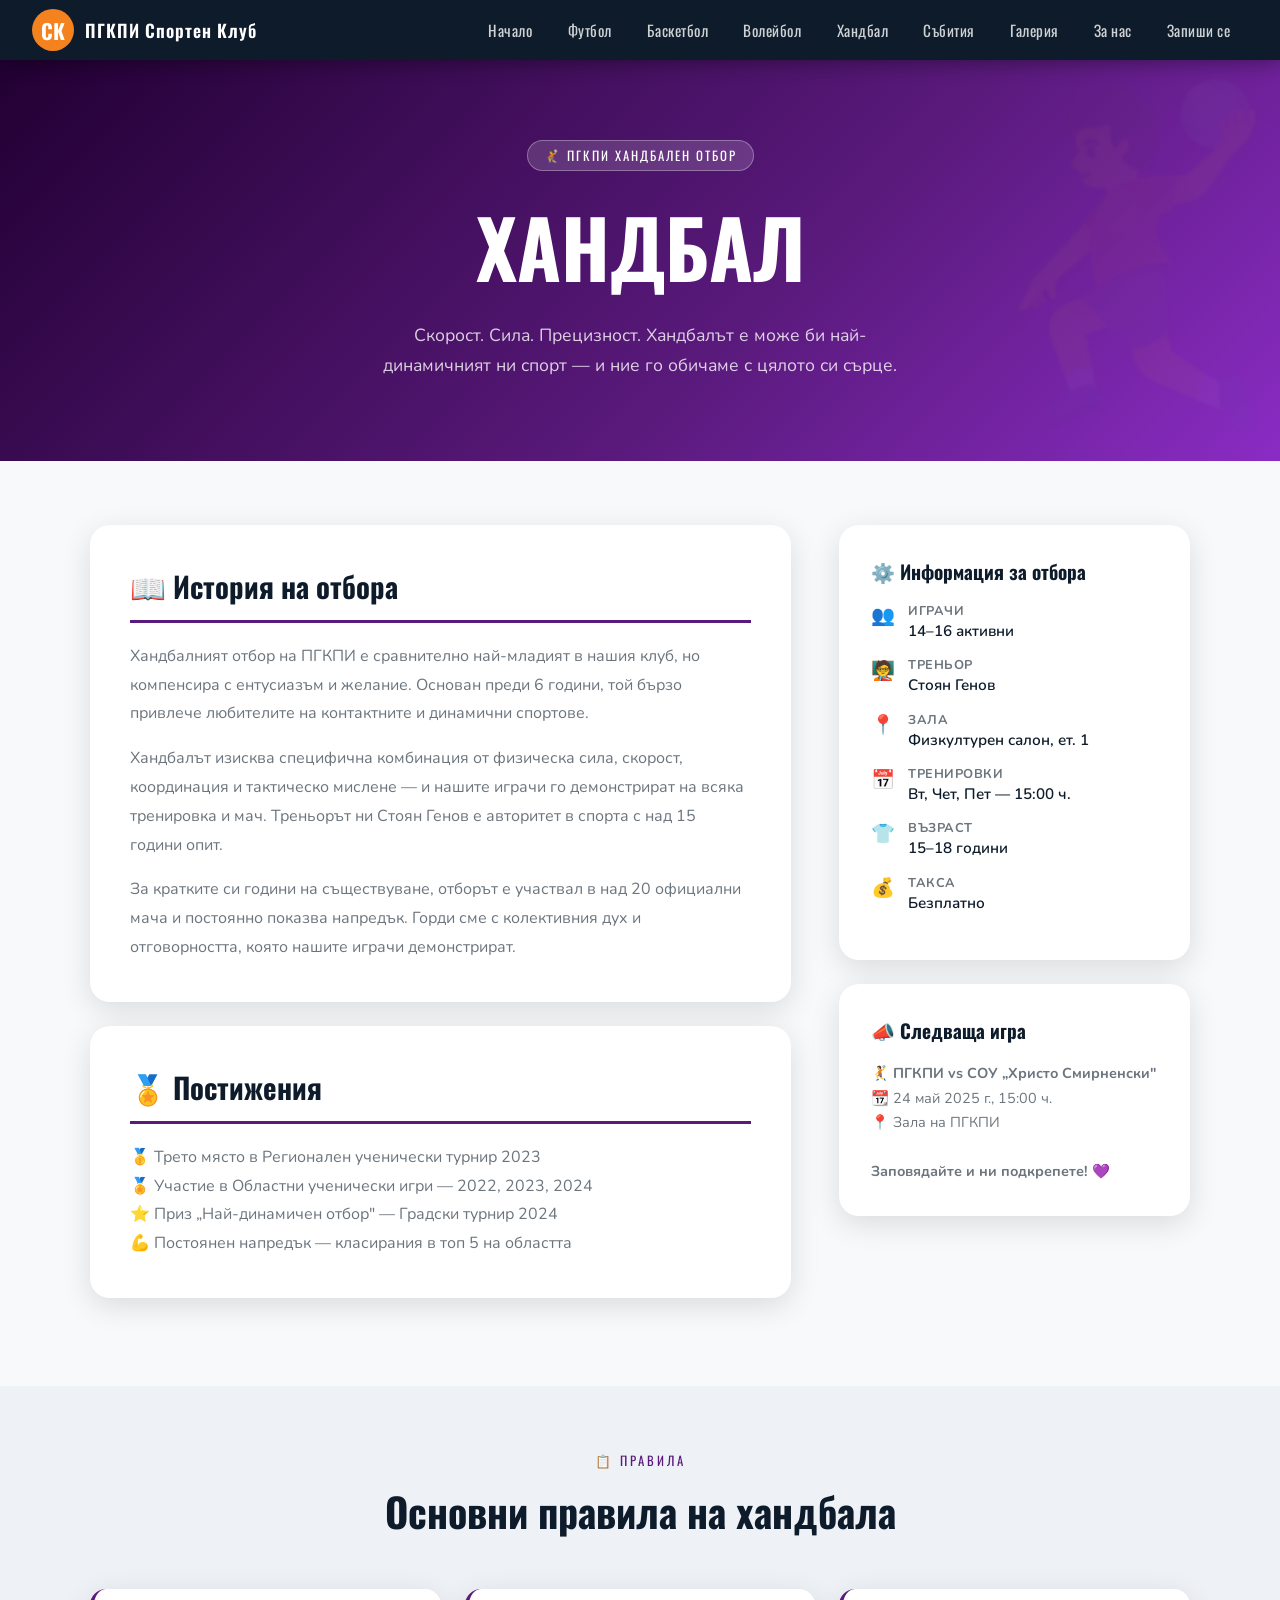
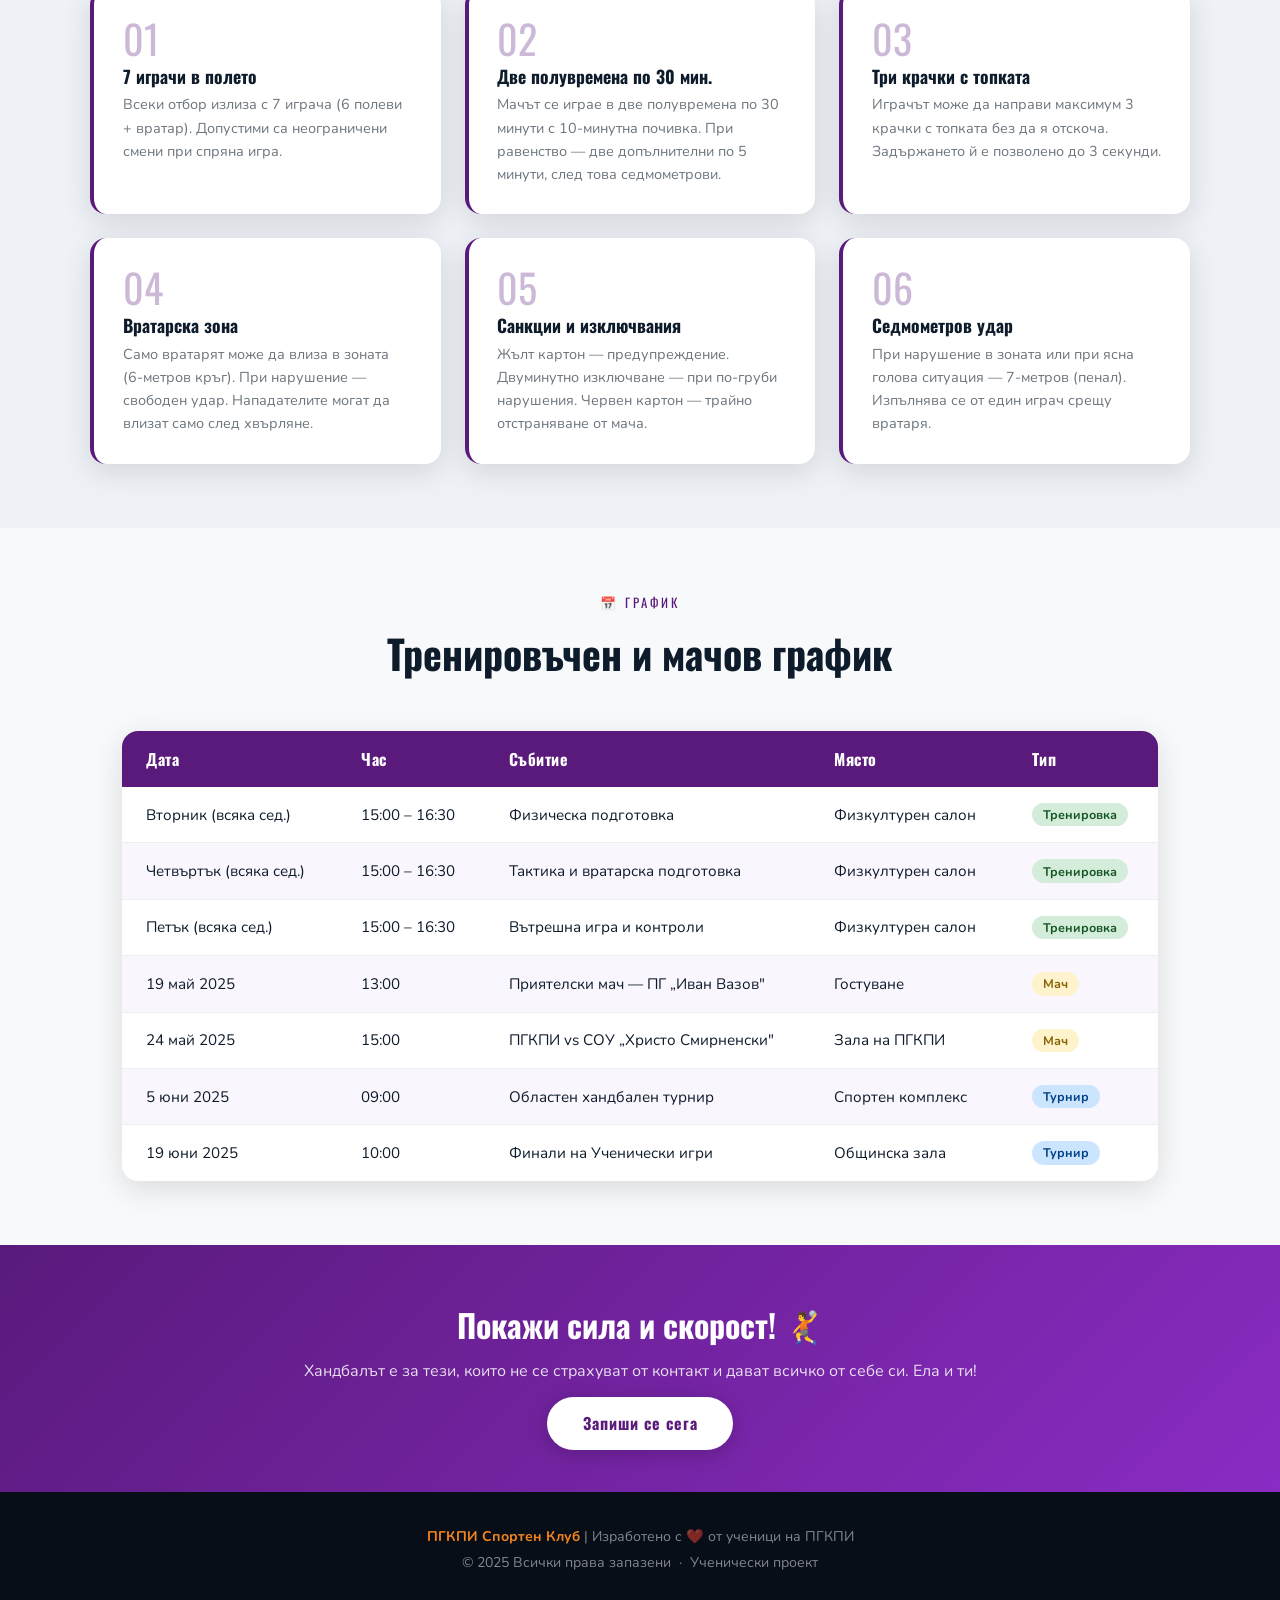
<file: pages/handball.html>
<!DOCTYPE html>
<html lang="bg">
<head>
  <meta charset="UTF-8">
  <meta name="viewport" content="width=device-width, initial-scale=1.0">
  <title>Хандбал — ПГКПИ Спортен Клуб</title>
  <link href="https://fonts.googleapis.com/css2?family=Oswald:wght@400;600;700&family=Nunito:wght@400;600;700&display=swap" rel="stylesheet">
  <link rel="stylesheet" href="../css/handball.css"

</head>
<body>


<nav>
  <a href="../index.html" class="nav-logo">
    <div class="logo-icon">СК</div>
    <span>ПГКПИ Спортен Клуб</span>
  </a>
<ul class="nav-links" id="navLinks">
    <li><a href= "../index.html" >Начало</a></li>
    <li><a href="football.html">Футбол</a></li>
    <li><a href="basketball.html" >Баскетбол</a></li>
    <li><a href="volleyball.html">Волейбол</a></li>
    <li><a href="handball.html">Хандбал</a></li>
    <li><a href="events.html">Събития</a></li>
    <li><a href="gallery.html" >Галерия</a></li> 
    <li><a href="about.us.html">За нас</a></li>
    <li><a href="contact.html">Запиши се</a></li>
  </ul>
  <button class="nav-toggle" onclick="document.getElementById('navLinks').classList.toggle('open')">
    <span></span><span></span><span></span>
  </button>
</nav>

<div class="sport-hero">
  <div class="badge">🤾 ПГКПИ ХАНДБАЛЕН ОТБОР</div>
  <h1>Хандбал</h1>
  <p>Скорост. Сила. Прецизност. Хандбалът е може би най-динамичният ни спорт — и ние го обичаме с цялото си сърце.</p>
</div>

<section>
  <div class="info-grid">
    <div>
      <div class="content-block">
        <h2>📖 История на отбора</h2>
        <p>Хандбалният отбор на ПГКПИ е сравнително най-младият в нашия клуб, но компенсира с ентусиазъм и желание. Основан преди 6 години, той бързо привлече любителите на контактните и динамични спортове.</p>
        <p>Хандбалът изисква специфична комбинация от физическа сила, скорост, координация и тактическо мислене — и нашите играчи го демонстрират на всяка тренировка и мач. Треньорът ни Стоян Генов е авторитет в спорта с над 15 години опит.</p>
        <p>За кратките си години на съществуване, отборът е участвал в над 20 официални мача и постоянно показва напредък. Горди сме с колективния дух и отговорността, която нашите играчи демонстрират.</p>
      </div>
      <div class="content-block">
        <h2>🏅 Постижения</h2>
        <p>🥇 Трето място в Регионален ученически турнир 2023<br>
           🏅 Участие в Областни ученически игри — 2022, 2023, 2024<br>
           ⭐ Приз „Най-динамичен отбор" — Градски турнир 2024<br>
           💪 Постоянен напредък — класирания в топ 5 на областта</p>
      </div>
    </div>
    <div>
      <div class="sidebar-card">
        <h3>⚙️ Информация за отбора</h3>
        <div class="info-item"><div class="icon">👥</div><div><strong>Играчи</strong><span>14–16 активни</span></div></div>
        <div class="info-item"><div class="icon">🧑‍🏫</div><div><strong>Треньор</strong><span>Стоян Генов</span></div></div>
        <div class="info-item"><div class="icon">📍</div><div><strong>Зала</strong><span>Физкултурен салон, ет. 1</span></div></div>
        <div class="info-item"><div class="icon">📅</div><div><strong>Тренировки</strong><span>Вт, Чет, Пет — 15:00 ч.</span></div></div>
        <div class="info-item"><div class="icon">👕</div><div><strong>Възраст</strong><span>15–18 години</span></div></div>
        <div class="info-item"><div class="icon">💰</div><div><strong>Такса</strong><span>Безплатно</span></div></div>
      </div>
      <div class="sidebar-card">
        <h3>📣 Следваща игра</h3>
        <p style="color:#6c757d;font-size:0.9rem;line-height:1.7;">
          🤾 <strong>ПГКПИ vs СОУ „Христо Смирненски"</strong><br>
          📆 24 май 2025 г., 15:00 ч.<br>
          📍 Зала на ПГКПИ<br><br>
          <strong>Заповядайте и ни подкрепете! 💜</strong>
        </p>
      </div>
    </div>
  </div>
</section>

<section class="rules-section">
  <div class="section-header">
    <div class="section-tag">📋 правила</div>
    <h2>Основни правила на хандбала</h2>
  </div>
  <div class="rules-grid">
    <div class="rule-card">
      <div class="rule-num">01</div>
      <h4>7 играчи в полето</h4>
      <p>Всеки отбор излиза с 7 играча (6 полеви + вратар). Допустими са неограничени смени при спряна игра.</p>
    </div>
    <div class="rule-card">
      <div class="rule-num">02</div>
      <h4>Две полувремена по 30 мин.</h4>
      <p>Мачът се играе в две полувремена по 30 минути с 10-минутна почивка. При равенство — две допълнителни по 5 минути, след това седмометрови.</p>
    </div>
    <div class="rule-card">
      <div class="rule-num">03</div>
      <h4>Три крачки с топката</h4>
      <p>Играчът може да направи максимум 3 крачки с топката без да я отскоча. Задържането й е позволено до 3 секунди.</p>
    </div>
    <div class="rule-card">
      <div class="rule-num">04</div>
      <h4>Вратарска зона</h4>
      <p>Само вратарят може да влиза в зоната (6-метров кръг). При нарушение — свободен удар. Нападателите могат да влизат само след хвърляне.</p>
    </div>
    <div class="rule-card">
      <div class="rule-num">05</div>
      <h4>Санкции и изключвания</h4>
      <p>Жълт картон — предупреждение. Двуминутно изключване — при по-груби нарушения. Червен картон — трайно отстраняване от мача.</p>
    </div>
    <div class="rule-card">
      <div class="rule-num">06</div>
      <h4>Седмометров удар</h4>
      <p>При нарушение в зоната или при ясна голова ситуация — 7-метров (пенал). Изпълнява се от един играч срещу вратаря.</p>
    </div>
  </div>
</section>

<section>
  <div class="section-header">
    <div class="section-tag">📅 график</div>
    <h2>Тренировъчен и мачов график</h2>
  </div>
  <div class="container">
    <table class="schedule-table">
      <thead>
        <tr><th>Дата</th><th>Час</th><th>Събитие</th><th>Място</th><th>Тип</th></tr>
      </thead>
      <tbody>
        <tr><td>Вторник (всяка сед.)</td><td>15:00 – 16:30</td><td>Физическа подготовка</td><td>Физкултурен салон</td><td><span class="tag tag-train">Тренировка</span></td></tr>
        <tr><td>Четвъртък (всяка сед.)</td><td>15:00 – 16:30</td><td>Тактика и вратарска подготовка</td><td>Физкултурен салон</td><td><span class="tag tag-train">Тренировка</span></td></tr>
        <tr><td>Петък (всяка сед.)</td><td>15:00 – 16:30</td><td>Вътрешна игра и контроли</td><td>Физкултурен салон</td><td><span class="tag tag-train">Тренировка</span></td></tr>
        <tr><td>19 май 2025</td><td>13:00</td><td>Приятелски мач — ПГ „Иван Вазов"</td><td>Гостуване</td><td><span class="tag tag-match">Мач</span></td></tr>
        <tr><td>24 май 2025</td><td>15:00</td><td>ПГКПИ vs СОУ „Христо Смирненски"</td><td>Зала на ПГКПИ</td><td><span class="tag tag-match">Мач</span></td></tr>
        <tr><td>5 юни 2025</td><td>09:00</td><td>Областен хандбален турнир</td><td>Спортен комплекс</td><td><span class="tag tag-tour">Турнир</span></td></tr>
        <tr><td>19 юни 2025</td><td>10:00</td><td>Финали на Ученически игри</td><td>Общинска зала</td><td><span class="tag tag-tour">Турнир</span></td></tr>
      </tbody>
    </table>
  </div>
</section>

<div class="cta-band">
  <h2>Покажи сила и скорост! 🤾</h2>
  <p>Хандбалът е за тези, които не се страхуват от контакт и дават всичко от себе си. Ела и ти!</p>
  <a href="contact.html" class="btn-white">Запиши се сега</a>
</div>

<footer>
  <p><strong>ПГКПИ Спортен Клуб</strong> | Изработено с ❤️ от ученици на ПГКПИ</p>
  <p>© 2025 Всички права запазени &nbsp;·&nbsp; Ученически проект</p>
</footer>
</body>
</html>
</file>
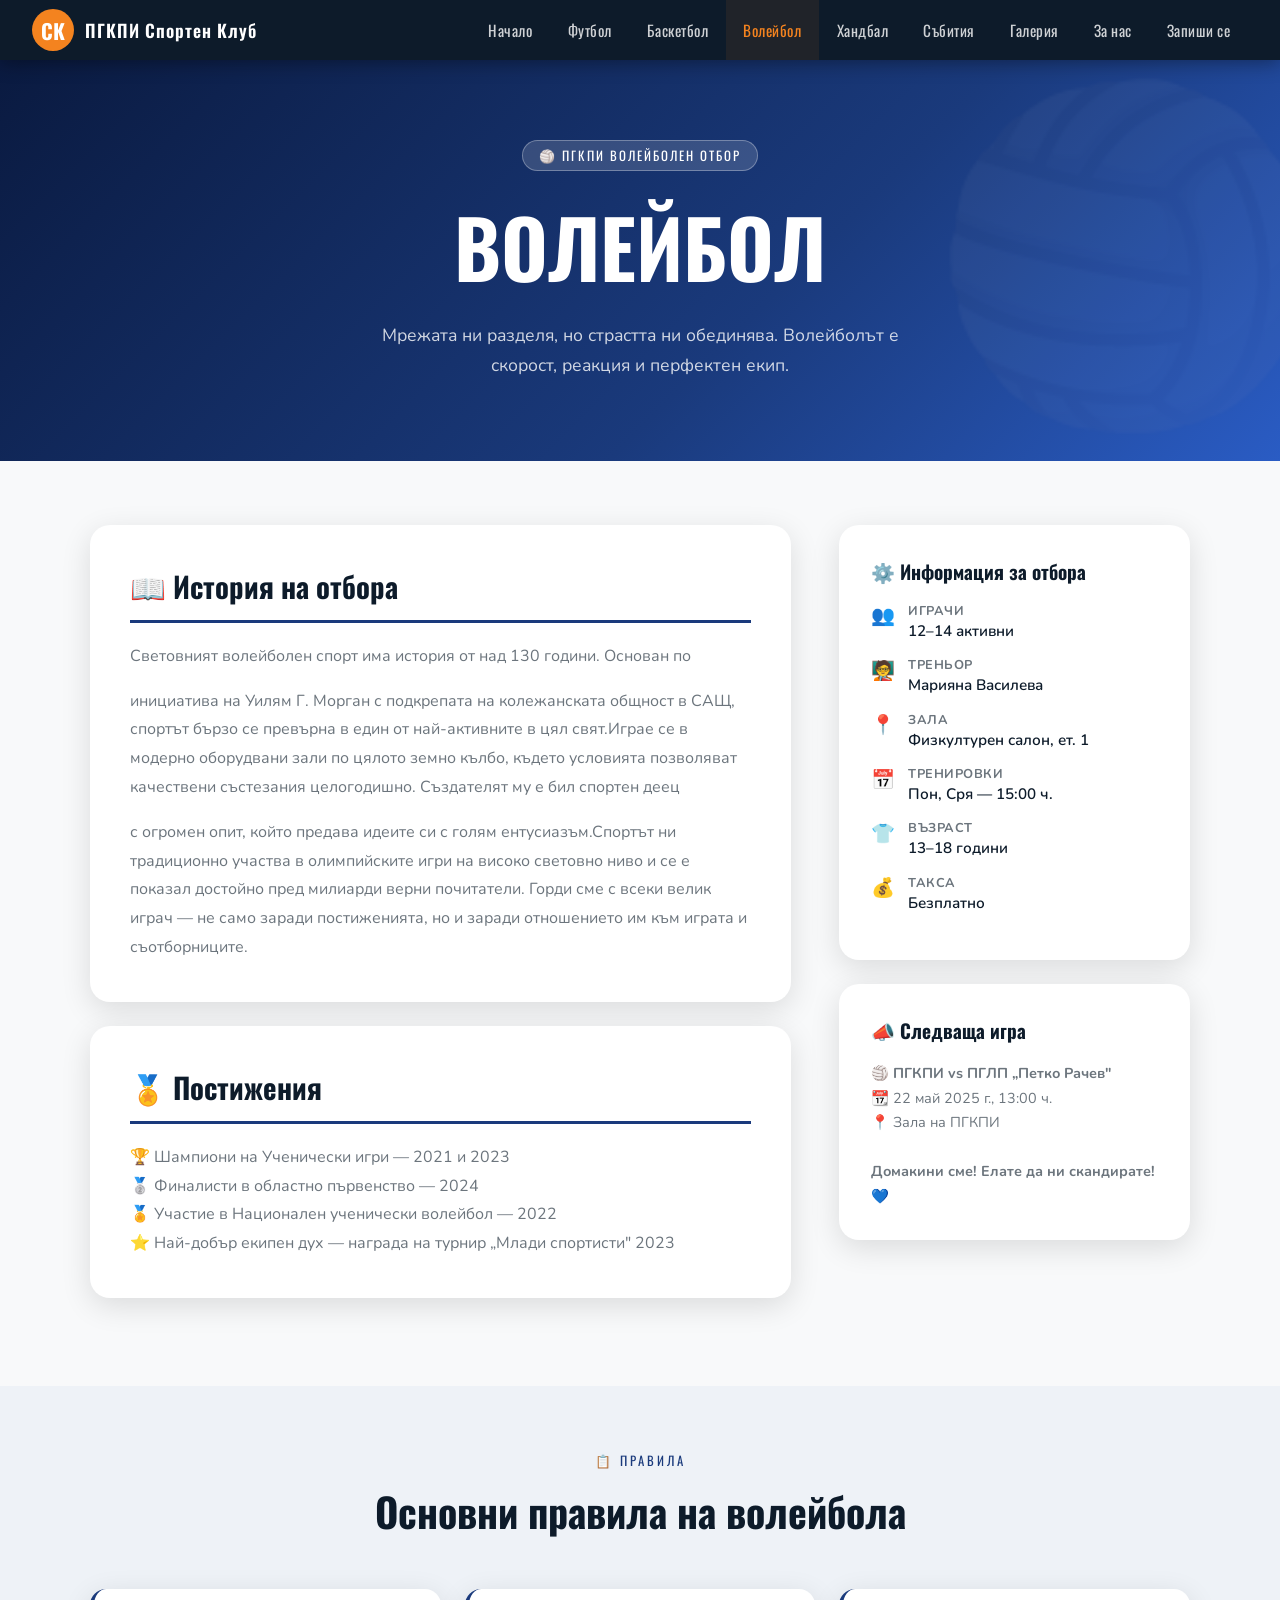
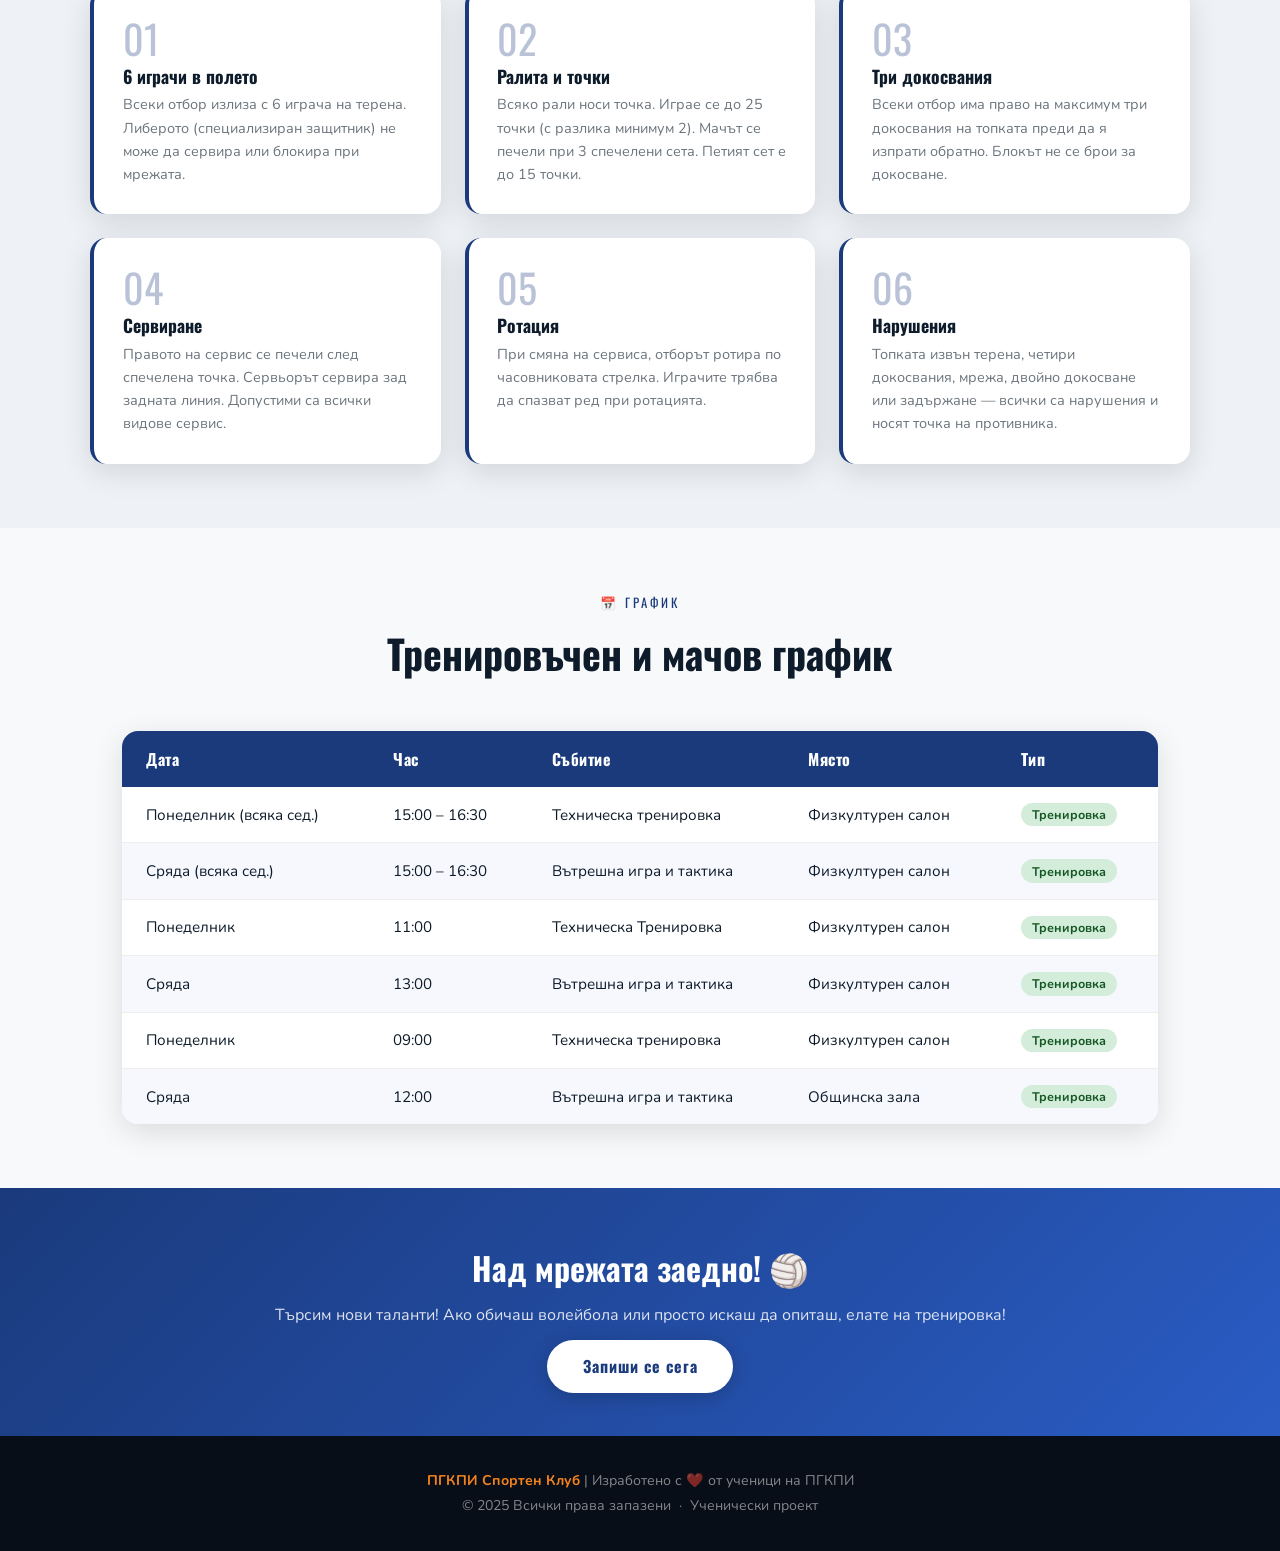
<file: pages/volleyball.html>
<!DOCTYPE html>
<html lang="bg">
<head>
  <meta charset="UTF-8">
  <meta name="viewport" content="width=device-width, initial-scale=1.0">
  <title>Волейбол — ПГКПИ Спортен Клуб</title>
  <link href="https://fonts.googleapis.com/css2?family=Oswald:wght@400;600;700&family=Nunito:wght@400;600;700&display=swap" rel="stylesheet">
  <link rel="stylesheet" href="../css/volleyball.css"> 
</head>
<body>

<nav>
  <a href="../index.html" class="nav-logo">
    <div class="logo-icon">СК</div>
    <span>ПГКПИ Спортен Клуб</span>
  </a>
<ul class="nav-links" id="navLinks">
    <li><a href="../index.html">Начало</a></li>
    <li><a href="football.html">Футбол</a></li>
    <li><a href="basketball.html" >Баскетбол</a></li>
    <li><a href="volleyball.html" class="active">Волейбол</a></li>
    <li><a href="handball.html">Хандбал</a></li>
    <li><a href="events.html">Събития</a></li>
    <li><a href="gallery.html" >Галерия</a></li> 
    <li><a href="about.us.html" >За нас</a></li>
    <li><a href="contact.html">Запиши се</a></li>
  </ul>
  <button class="nav-toggle" onclick="document.getElementById('navLinks').classList.toggle('open')">
    <span></span><span></span><span></span>
  </button>
</nav>
<div class="sport-hero">
  <div class="badge">🏐 ПГКПИ ВОЛЕЙБОЛЕН ОТБОР</div>
  <h1>Волейбол</h1>
  <p>Мрежата ни разделя, но страстта ни обединява. Волейболът е скорост, реакция и перфектен екип.</p>
</div>

<section>
  <div class="info-grid">
    <div>
      <div class="content-block">
        <h2>📖 История на отбора</h2>
        <p>Световният волейболен спорт има история от над 130 години. Основан по 
        <p> инициатива на Уилям Г. Морган с подкрепата на колежанската общност в САЩ, спортът бързо се превърна в един от най-активните в цял свят.Играе се в модерно оборудвани зали по цялото земно кълбо, където условията позволяват качествени състезания целогодишно. Създателят му е бил спортен деец <p>
        <p>с огромен опит, който предава идеите си с голям ентусиазъм.Спортът ни традиционно участва в олимпийските игри на високо световно ниво и се е показал достойно пред милиарди верни почитатели. Горди сме с всеки велик играч — не само заради постиженията, но и заради отношението им към играта и съотборниците.</p>
      </div>
      <div class="content-block">
        <h2>🏅 Постижения</h2>
        <p>🏆 Шампиони на Ученически игри — 2021 и 2023<br>
           🥈 Финалисти в областно първенство — 2024<br>
           🏅 Участие в Национален ученически волейбол — 2022<br>
           ⭐ Най-добър екипен дух — награда на турнир „Млади спортисти" 2023</p>
      </div>
    </div>
    <div>
      <div class="sidebar-card">
        <h3>⚙️ Информация за отбора</h3>
        <div class="info-item"><div class="icon">👥</div><div><strong>Играчи</strong><span>12–14 активни</span></div></div>
        <div class="info-item"><div class="icon">🧑‍🏫</div><div><strong>Треньор</strong><span>Марияна Василева</span></div></div>
        <div class="info-item"><div class="icon">📍</div><div><strong>Зала</strong><span>Физкултурен салон, ет. 1</span></div></div>
        <div class="info-item"><div class="icon">📅</div><div><strong>Тренировки</strong><span>Пон, Сря — 15:00 ч.</span></div></div>
        <div class="info-item"><div class="icon">👕</div><div><strong>Възраст</strong><span>13–18 години</span></div></div>
        <div class="info-item"><div class="icon">💰</div><div><strong>Такса</strong><span>Безплатно</span></div></div>
      </div>
      <div class="sidebar-card">
        <h3>📣 Следваща игра</h3>
        <p style="color:#6c757d;font-size:0.9rem;line-height:1.7;">
          🏐 <strong>ПГКПИ vs ПГЛП „Петко Рачев"</strong><br>
          📆 22 май 2025 г., 13:00 ч.<br>
          📍 Зала на ПГКПИ<br><br>
          <strong>Домакини сме! Елате да ни скандирате! 💙</strong>
        </p>
      </div>
    </div>
  </div>
</section>

<section class="rules-section">
  <div class="section-header">
    <div class="section-tag">📋 правила</div>
    <h2>Основни правила на волейбола</h2>
  </div>
  <div class="rules-grid">
    <div class="rule-card">
      <div class="rule-num">01</div>
      <h4>6 играчи в полето</h4>
      <p>Всеки отбор излиза с 6 играча на терена. Либерото (специализиран защитник) не може да сервира или блокира при мрежата.</p>
    </div>
    <div class="rule-card">
      <div class="rule-num">02</div>
      <h4>Ралита и точки</h4>
      <p>Всяко рали носи точка. Играе се до 25 точки (с разлика минимум 2). Мачът се печели при 3 спечелени сета. Петият сет е до 15 точки.</p>
    </div>
    <div class="rule-card">
      <div class="rule-num">03</div>
      <h4>Три докосвания</h4>
      <p>Всеки отбор има право на максимум три докосвания на топката преди да я изпрати обратно. Блокът не се брои за докосване.</p>
    </div>
    <div class="rule-card">
      <div class="rule-num">04</div>
      <h4>Сервиране</h4>
      <p>Правото на сервис се печели след спечелена точка. Сервьорът сервира зад задната линия. Допустими са всички видове сервис.</p>
    </div>
    <div class="rule-card">
      <div class="rule-num">05</div>
      <h4>Ротация</h4>
      <p>При смяна на сервиса, отборът ротира по часовниковата стрелка. Играчите трябва да спазват ред при ротацията.</p>
    </div>
    <div class="rule-card">
      <div class="rule-num">06</div>
      <h4>Нарушения</h4>
      <p>Топката извън терена, четири докосвания, мрежа, двойно докосване или задържане — всички са нарушения и носят точка на противника.</p>
    </div>
  </div>
</section>

<section>
  <div class="section-header">
    <div class="section-tag">📅 график</div>
    <h2>Тренировъчен и мачов график</h2>
  </div>
  <div class="container">
    <table class="schedule-table">
      <thead>
        <tr><th>Дата</th><th>Час</th><th>Събитие</th><th>Място</th><th>Тип</th></tr>
      </thead>
      <tbody>
        <tr><td>Понеделник (всяка сед.)</td><td>15:00 – 16:30</td><td>Техническа тренировка</td><td>Физкултурен салон</td><td><span class="tag tag-train">Тренировка</span></td></tr>
        <tr><td>Сряда (всяка сед.)</td><td>15:00 – 16:30</td><td>Вътрешна игра и тактика</td><td>Физкултурен салон</td><td><span class="tag tag-train">Тренировка</span></td></tr>
        <tr><td>Понеделник</td><td>11:00</td><td>Техническа Тренировка</td><td>Физкултурен салон</td><td><span class="tag tag-train">Тренировка</span></td></tr>
        <tr><td>Сряда</td><td>13:00</td><td>Вътрешна игра и тактика</td><td>Физкултурен салон</td><td><span class="tag tag-train">Тренировка</span></td></tr>
        <tr><td>Понеделник</td><td>09:00</td><td>Техническа тренировка</td><td>Физкултурен салон</td><td><span class="tag tag-train">Тренировка</span></td></tr>
        <tr><td>Сряда</td><td>12:00</td><td>Вътрешна игра и тактика</td><td>Общинска зала</td><td><span class="tag tag-train">Тренировка</span></td></tr>
      </tbody>
    </table>
  </div>
</section>

<div class="cta-band">
  <h2>Над мрежата заедно! 🏐</h2>
  <p>Търсим нови таланти! Ако обичаш волейбола или просто искаш да опиташ, елате на тренировка!</p>
  <a href="contact.html" class="btn-white">Запиши се сега</a>
</div>

<footer>
  <p><strong>ПГКПИ Спортен Клуб</strong> | Изработено с ❤️ от ученици на ПГКПИ</p>
  <p>© 2025 Всички права запазени &nbsp;·&nbsp; Ученически проект</p>
</footer>
</body>
</html>
</file>
<file: css/index.css>
:root {
      --navy: #0d1b2a;
      --blue: #1a3a5c;
      --orange: #f4831f;
      --orange-light: #ffaa55;
      --white: #f8f9fa;
      --gray: #6c757d;
      --light-bg: #eef2f7;
      --card-shadow: 0 8px 30px rgba(0,0,0,0.12);
    }
    * { margin: 0; padding: 0; box-sizing: border-box; }
    body { font-family: 'Nunito', sans-serif; background: var(--white); color: var(--navy); overflow-x: hidden; }

    /* NAV */
    nav {
      background: var(--navy);
      display: flex; align-items: center; justify-content: space-between;
      padding: 0 2rem; position: sticky; top: 0; z-index: 1000;
      box-shadow: 0 2px 20px rgba(0,0,0,0.4);
    }
    .nav-logo {
      display: flex; align-items: center; gap: 0.7rem;
      text-decoration: none;
    }
    .nav-logo .logo-icon {
      width: 42px; height: 42px; background: var(--orange);
      border-radius: 50%; display: flex; align-items: center; justify-content: center;
      font-size: 1.3rem; font-weight: 700; color: white; font-family: 'Oswald', sans-serif;
    }
    .nav-logo span { color: white; font-family: 'Oswald', sans-serif; font-size: 1.1rem; font-weight: 600; letter-spacing: 1px; }
    .nav-links { display: flex; list-style: none; gap: 0; }
    .nav-links a {
      color: rgba(255,255,255,0.8); text-decoration: none;
      padding: 1.2rem 1.1rem; display: block;
      font-family: 'Oswald', sans-serif; font-size: 0.95rem; letter-spacing: 0.5px;
      transition: color 0.2s, background 0.2s;
    }
    .nav-links a:hover, .nav-links a.active { color: var(--orange); background: rgba(244,131,31,0.08); }
    .nav-toggle { display: none; background: none; border: none; cursor: pointer; padding: 0.5rem; }
    .nav-toggle span { display: block; width: 25px; height: 2px; background: white; margin: 5px 0; transition: 0.3s; }

    /* HERO */
    .hero {
      min-height: 92vh;
      background: linear-gradient(135deg, var(--navy) 0%, var(--blue) 60%, #1e4d7a 100%);
      display: flex; align-items: center; justify-content: center;
      position: relative; overflow: hidden;
      padding: 4rem 2rem;
    }
    .hero::before {
      content: '';
      position: absolute; inset: 0;
      background: url("data:image/svg+xml,%3Csvg width='60' height='60' viewBox='0 0 60 60' xmlns='http://www.w3.org/2000/svg'%3E%3Cg fill='none' fill-rule='evenodd'%3E%3Cg fill='%23ffffff' fill-opacity='0.03'%3E%3Cpath d='M36 34v-4h-2v4h-4v2h4v4h2v-4h4v-2h-4zm0-30V0h-2v4h-4v2h4v4h2V6h4V4h-4zM6 34v-4H4v4H0v2h4v4h2v-4h4v-2H6zM6 4V0H4v4H0v2h4v4h2V6h4V4H6z'/%3E%3C/g%3E%3C/g%3E%3C/svg%3E");
    }
    .hero-shapes .shape {
      position: absolute; border-radius: 50%; opacity: 0.06;
    }
    .shape1 { width: 600px; height: 600px; background: var(--orange); top: -200px; right: -150px; }
    .shape2 { width: 300px; height: 300px; background: white; bottom: -100px; left: -80px; }
    .shape3 { width: 150px; height: 150px; background: var(--orange); top: 50%; left: 10%; }

    .hero-content { text-align: center; position: relative; z-index: 2; max-width: 800px; }
    .hero-badge {
      display: inline-block; background: rgba(244,131,31,0.2); border: 1px solid var(--orange);
      color: var(--orange); padding: 0.4rem 1.2rem; border-radius: 50px;
      font-size: 0.85rem; font-weight: 700; letter-spacing: 2px; margin-bottom: 1.5rem;
      font-family: 'Oswald', sans-serif; text-transform: uppercase;
    }
    .hero h1 {
      font-family: 'Oswald', sans-serif; font-size: clamp(2.5rem, 7vw, 5rem);
      font-weight: 700; color: white; line-height: 1.1; margin-bottom: 1rem;
      text-transform: uppercase;
    }
    .hero h1 span { color: var(--orange); }
    .hero-sub {
      color: rgba(255,255,255,0.75); font-size: 1.15rem; max-width: 560px;
      margin: 0 auto 2.5rem; line-height: 1.7;
    }
    .hero-btns { display: flex; gap: 1rem; justify-content: center; flex-wrap: wrap; }
    .btn-primary {
      background: var(--orange); color: white; padding: 0.9rem 2.2rem;
      border-radius: 50px; text-decoration: none; font-weight: 700;
      font-family: 'Oswald', sans-serif; font-size: 1rem; letter-spacing: 1px;
      transition: transform 0.2s, box-shadow 0.2s;
      box-shadow: 0 4px 20px rgba(244,131,31,0.4);
    }
    .btn-primary:hover { transform: translateY(-2px); box-shadow: 0 8px 30px rgba(244,131,31,0.5); }
    .btn-outline {
      background: transparent; color: white; padding: 0.9rem 2.2rem;
      border-radius: 50px; text-decoration: none; font-weight: 700;
      font-family: 'Oswald', sans-serif; font-size: 1rem; letter-spacing: 1px;
      border: 2px solid rgba(255,255,255,0.4);
      transition: border-color 0.2s, background 0.2s;
    }
    .btn-outline:hover { border-color: white; background: rgba(255,255,255,0.1); }

    .hero-stats {
      display: flex; justify-content: center; gap: 3rem; margin-top: 4rem;
      flex-wrap: wrap;
    }
    .stat { text-align: center; }
    .stat-num { font-family: 'Oswald', sans-serif; font-size: 2.5rem; color: var(--orange); font-weight: 700; }
    .stat-label { color: rgba(255,255,255,0.6); font-size: 0.85rem; letter-spacing: 1px; margin-top: 0.2rem; }

    /* SPORTS GRID */
    section { padding: 5rem 2rem; }
    .section-header { text-align: center; margin-bottom: 3rem; }
    .section-tag {
      display: inline-block; color: var(--orange); font-family: 'Oswald', sans-serif;
      font-size: 0.8rem; letter-spacing: 3px; text-transform: uppercase; margin-bottom: 0.7rem;
    }
    .section-header h2 {
      font-family: 'Oswald', sans-serif; font-size: clamp(1.8rem, 4vw, 2.8rem);
      color: var(--navy); font-weight: 700;
    }
    .section-header p { color: var(--gray); margin-top: 0.7rem; max-width: 550px; margin-left: auto; margin-right: auto; line-height: 1.7; }

    .sports-grid {
      max-width: 1100px; margin: 0 auto;
      display: grid; grid-template-columns: repeat(auto-fit, minmax(240px, 1fr)); gap: 1.8rem;
    }
    .sport-card {
      background: white; border-radius: 20px; overflow: hidden;
      box-shadow: var(--card-shadow); transition: transform 0.3s, box-shadow 0.3s;
      text-decoration: none; color: inherit; display: block;
    }
    .sport-card:hover { transform: translateY(-8px); box-shadow: 0 20px 50px rgba(0,0,0,0.15); }
    .sport-card-header {
      height: 140px; display: flex; align-items: center; justify-content: center;
      font-size: 4rem; position: relative;
    }
    .sport-card-header::after {
      content: ''; position: absolute; inset: 0;
      background: linear-gradient(to bottom, transparent 50%, rgba(0,0,0,0.3));
    }
    .football-header { background: linear-gradient(135deg, #1a5c2a, #2d8a42); }
    .basketball-header { background: linear-gradient(135deg, #8b2500, #d44000); }
    .volleyball-header { background: linear-gradient(135deg, #1a3a7c, #2a5cc4); }
    .handball-header { background: linear-gradient(135deg, #5a1a7c, #8e2cc4); }

    .sport-card-body { padding: 1.5rem; }
    .sport-card-body h3 { font-family: 'Oswald', sans-serif; font-size: 1.35rem; margin-bottom: 0.5rem; }
    .sport-card-body p { color: var(--gray); font-size: 0.9rem; line-height: 1.6; margin-bottom: 1rem; }
    .sport-card-link {
      color: var(--orange); font-weight: 700; font-size: 0.9rem;
      display: inline-flex; align-items: center; gap: 0.4rem;
      font-family: 'Oswald', sans-serif; letter-spacing: 0.5px;
    }

    /* MISSION */
    .mission-section { background: var(--light-bg); }
    .mission-inner {
      max-width: 1100px; margin: 0 auto;
      display: grid; grid-template-columns: 1fr 1fr; gap: 4rem; align-items: center;
    }
    .mission-text h2 {
      font-family: 'Oswald', sans-serif; font-size: 2.2rem; margin-bottom: 1.2rem; color: var(--navy);
    }
    .mission-text h2 span { color: var(--orange); }
    .mission-text p { color: var(--gray); line-height: 1.8; margin-bottom: 1rem; font-size: 1rem; }
    .values-list { list-style: none; margin-top: 1.5rem; display: flex; flex-direction: column; gap: 0.8rem; }
    .values-list li {
      display: flex; align-items: center; gap: 0.8rem;
      font-weight: 600; color: var(--navy);
    }
    .values-list li::before {
      content: '✓'; background: var(--orange); color: white;
      width: 24px; height: 24px; border-radius: 50%;
      display: flex; align-items: center; justify-content: center;
      font-size: 0.75rem; flex-shrink: 0;
    }

    .mission-visual {
      display: grid; grid-template-columns: 1fr 1fr; gap: 1rem;
    }
    .mission-box {
      background: white; border-radius: 16px; padding: 1.5rem;
      box-shadow: var(--card-shadow); text-align: center;
    }
    .mission-box .icon { font-size: 2.2rem; margin-bottom: 0.5rem; }
    .mission-box h4 { font-family: 'Oswald', sans-serif; font-size: 1rem; color: var(--navy); }
    .mission-box p { font-size: 0.82rem; color: var(--gray); margin-top: 0.3rem; }
    .mission-box.highlight { background: var(--navy); }
    .mission-box.highlight h4, .mission-box.highlight p { color: rgba(255,255,255,0.85); }

    /* NEWS/CTA */
    .cta-section {
      background: linear-gradient(135deg, var(--navy), var(--blue));
      text-align: center; padding: 5rem 2rem;
    }
    .cta-section h2 { font-family: 'Oswald', sans-serif; font-size: 2.5rem; color: white; margin-bottom: 1rem; }
    .cta-section p { color: rgba(255,255,255,0.7); font-size: 1rem; max-width: 500px; margin: 0 auto 2rem; line-height: 1.7; }

    /* FOOTER */
    footer {
      background: #070e17; color: rgba(255,255,255,0.5);
      text-align: center; padding: 2rem;
      font-size: 0.88rem; line-height: 1.8;
    }
    footer strong { color: var(--orange); }

    /* RESPONSIVE */
    @media (max-width: 768px) {
      .nav-links { display: none; flex-direction: column; position: absolute; top: 100%; left: 0; right: 0; background: var(--navy); padding: 1rem; }
      .nav-links.open { display: flex; }
      .nav-toggle { display: block; }
      .mission-inner { grid-template-columns: 1fr; gap: 2rem; }
      .hero-stats { gap: 1.5rem; }
    }
</file>
<file: css/basketball.css>
:root {
  --navy: #0d1b2a;
  --orange: #f4831f;
  --white: #f8f9fa;
  --gray: #6c757d;
  --light-bg: #eef2f7;
  --sport: #8b2500;
  --sport-light: #c44010;
  --card-shadow: 0 8px 30px rgba(0,0,0,0.12);
}

* {
  margin: 0;
  padding: 0;
  box-sizing: border-box;
}

body {
  font-family: 'Nunito', sans-serif;
  background: var(--white);
  color: var(--navy);
  overflow-x: hidden;
}

nav {
  background: var(--navy);
  display: flex;
  align-items: center;
  justify-content: space-between;
  padding: 0 2rem;
  position: sticky;
  top: 0;
  z-index: 1000;
  box-shadow: 0 2px 20px rgba(0,0,0,0.4);
}

.nav-logo {
  display: flex;
  align-items: center;
  gap: 0.7rem;
  text-decoration: none;
}

.nav-logo .logo-icon {
  width: 42px;
  height: 42px;
  background: var(--orange);
  border-radius: 50%;
  display: flex;
  align-items: center;
  justify-content: center;
  font-size: 1.3rem;
  font-weight: 700;
  color: white;
  font-family: 'Oswald', sans-serif;
}

.nav-logo span {
  color: white;
  font-family: 'Oswald', sans-serif;
  font-size: 1.1rem;
  font-weight: 600;
  letter-spacing: 1px;
}

.nav-links {
  display: flex;
  list-style: none;
}

.nav-links a {
  color: rgba(255,255,255,0.8);
  text-decoration: none;
  padding: 1.2rem 1.1rem;
  display: block;
  font-family: 'Oswald', sans-serif;
  font-size: 0.95rem;
  letter-spacing: 0.5px;
  transition: color 0.2s, background 0.2s;
}

.nav-links a:hover,
.nav-links a.active {
  color: var(--orange);
  background: rgba(244,131,31,0.08);
}

.nav-toggle {
  display: none;
  background: none;
  border: none;
  cursor: pointer;
  padding: 0.5rem;
}

.nav-toggle span {
  display: block;
  width: 25px;
  height: 2px;
  background: white;
  margin: 5px 0;
}

.sport-hero {
  background: linear-gradient(
    135deg,
    #3a0a00,
    var(--sport) 60%,
    var(--sport-light)
  );
  padding: 5rem 2rem;
  text-align: center;
  position: relative;
  overflow: hidden;
}

.sport-hero::before {
  content: '🏀';
  position: absolute;
  font-size: 20rem;
  opacity: 0.04;
  right: -3rem;
  top: 50%;
  transform: translateY(-50%);
  line-height: 1;
}

.sport-hero .badge {
  display: inline-block;
  background: rgba(255,255,255,0.15);
  border: 1px solid rgba(255,255,255,0.3);
  color: white;
  padding: 0.3rem 1rem;
  border-radius: 50px;
  font-size: 0.8rem;
  font-family: 'Oswald', sans-serif;
  letter-spacing: 2px;
  margin-bottom: 1rem;
}

.sport-hero h1 {
  font-family: 'Oswald', sans-serif;
  font-size: clamp(2.5rem, 7vw, 5rem);
  color: white;
  font-weight: 700;
  text-transform: uppercase;
  margin-bottom: 1rem;
}

.sport-hero p {
  color: rgba(255,255,255,0.8);
  font-size: 1.1rem;
  max-width: 550px;
  margin: 0 auto;
  line-height: 1.7;
}

.container {
  max-width: 1100px;
  margin: 0 auto;
  padding: 0 2rem;
}

section {
  padding: 4rem 2rem;
}

.info-grid {
  display: grid;
  grid-template-columns: 2fr 1fr;
  gap: 3rem;
  max-width: 1100px;
  margin: 0 auto;
  align-items: start;
}

.content-block {
  background: white;
  border-radius: 20px;
  padding: 2.5rem;
  box-shadow: var(--card-shadow);
  margin-bottom: 1.5rem;
}

.content-block h2 {
  font-family: 'Oswald', sans-serif;
  font-size: 1.8rem;
  color: var(--navy);
  margin-bottom: 1.2rem;
  padding-bottom: 0.8rem;
  border-bottom: 3px solid var(--sport);
}

.content-block p {
  color: var(--gray);
  line-height: 1.8;
  margin-bottom: 1rem;
}

.content-block p:last-child {
  margin-bottom: 0;
}

.sidebar-card {
  background: white;
  border-radius: 20px;
  padding: 2rem;
  box-shadow: var(--card-shadow);
  margin-bottom: 1.5rem;
}

.sidebar-card h3 {
  font-family: 'Oswald', sans-serif;
  font-size: 1.2rem;
  color: var(--navy);
  margin-bottom: 1rem;
}

.info-item {
  display: flex;
  align-items: flex-start;
  gap: 0.8rem;
  margin-bottom: 0.9rem;
}

.info-item .icon {
  font-size: 1.2rem;
  flex-shrink: 0;
  margin-top: 0.1rem;
}

.info-item strong {
  display: block;
  font-size: 0.8rem;
  color: var(--gray);
  text-transform: uppercase;
  letter-spacing: 0.5px;
}

.info-item span {
  font-weight: 600;
  color: var(--navy);
  font-size: 0.95rem;
}

.rules-section {
  background: var(--light-bg);
}

.rules-grid {
  display: grid;
  grid-template-columns: repeat(auto-fit, minmax(280px, 1fr));
  gap: 1.5rem;
  max-width: 1100px;
  margin: 0 auto;
}

.rule-card {
  background: white;
  border-radius: 16px;
  padding: 1.8rem;
  box-shadow: var(--card-shadow);
  border-left: 4px solid var(--sport);
}

.rule-num {
  font-family: 'Oswald', sans-serif;
  font-size: 2.5rem;
  color: var(--sport);
  opacity: 0.3;
  line-height: 1;
}

.rule-card h4 {
  font-family: 'Oswald', sans-serif;
  font-size: 1.1rem;
  color: var(--navy);
  margin: 0.3rem 0;
}

.rule-card p {
  color: var(--gray);
  font-size: 0.9rem;
  line-height: 1.6;
}

.schedule-table {
  width: 100%;
  border-collapse: collapse;
  background: white;
  border-radius: 16px;
  overflow: hidden;
  box-shadow: var(--card-shadow);
}

.schedule-table thead {
  background: var(--sport);
  color: white;
}

.schedule-table th {
  padding: 1rem 1.5rem;
  font-family: 'Oswald', sans-serif;
  font-size: 1rem;
  letter-spacing: 0.5px;
  text-align: left;
}

.schedule-table td {
  padding: 1rem 1.5rem;
  border-bottom: 1px solid #eee;
  font-size: 0.95rem;
  color: var(--navy);
}

.schedule-table tr:last-child td {
  border-bottom: none;
}

.schedule-table tr:nth-child(even) {
  background: #fdf8f6;
}

.schedule-table tr:hover td {
  background: #fff0eb;
}

.tag {
  display: inline-block;
  padding: 0.2rem 0.7rem;
  border-radius: 50px;
  font-size: 0.78rem;
  font-weight: 700;
}

.tag-train {
  background: #d4edda;
  color: #155724;
}

.tag-match {
  background: #fff3cd;
  color: #856404;
}

.tag-tour {
  background: #cce5ff;
  color: #004085;
}

.cta-band {
  background: linear-gradient(
    135deg,
    var(--sport),
    var(--sport-light)
  );
  padding: 3.5rem 2rem;
  text-align: center;
  color: white;
}

.cta-band h2 {
  font-family: 'Oswald', sans-serif;
  font-size: 2rem;
  margin-bottom: 0.8rem;
}

.cta-band p {
  opacity: 0.85;
  margin-bottom: 1.8rem;
}

.btn-white {
  background: white;
  color: var(--sport);
  padding: 0.9rem 2.2rem;
  border-radius: 50px;
  text-decoration: none;
  font-weight: 700;
  font-family: 'Oswald', sans-serif;
  font-size: 1rem;
  letter-spacing: 1px;
  transition: transform 0.2s, box-shadow 0.2s;
  box-shadow: 0 4px 20px rgba(0,0,0,0.2);
}

.btn-white:hover {
  transform: translateY(-2px);
  box-shadow: 0 8px 30px rgba(0,0,0,0.3);
}

.section-header {
  text-align: center;
  margin-bottom: 3rem;
}

.section-tag {
  display: inline-block;
  color: var(--sport);
  font-family: 'Oswald', sans-serif;
  font-size: 0.8rem;
  letter-spacing: 3px;
  text-transform: uppercase;
  margin-bottom: 0.7rem;
}

.section-header h2 {
  font-family: 'Oswald', sans-serif;
  font-size: clamp(1.8rem, 4vw, 2.5rem);
  color: var(--navy);
}

footer {
  background: #070e17;
  color: rgba(255,255,255,0.5);
  text-align: center;
  padding: 2rem;
  font-size: 0.88rem;
  line-height: 1.8;
}

footer strong {
  color: var(--orange);
}

@media (max-width: 768px) {
  .nav-links {
    display: none;
    flex-direction: column;
    position: absolute;
    top: 100%;
    left: 0;
    right: 0;
    background: var(--navy);
    padding: 1rem;
  }

  .nav-links.open {
    display: flex;
  }

  .nav-toggle {
    display: block;
  }

  .info-grid {
    grid-template-columns: 1fr;
  }
}
</file>
<file: css/contact.css>
:root {
  --navy: #0d1b2a;
  --blue: #1a3a5c;
  --orange: #f4831f;
  --orange-light: #ffaa55;
  --white: #f8f9fa;
  --gray: #6c757d;
  --light-bg: #eef2f7;
  --card-shadow: 0 8px 30px rgba(0, 0, 0, 0.12);
  --input-border: #dde3ee;
}

* {
  margin: 0;
  padding: 0;
  box-sizing: border-box;
}

body {
  font-family: 'Nunito', sans-serif;
  background: var(--light-bg);
  color: var(--navy);
  overflow-x: hidden;
}

nav {
  background: var(--navy);
  display: flex;
  align-items: center;
  justify-content: space-between;
  padding: 0 2rem;
  position: sticky;
  top: 0;
  z-index: 1000;
  box-shadow: 0 2px 20px rgba(0, 0, 0, 0.4);
}

.nav-logo {
  display: flex;
  align-items: center;
  gap: 0.7rem;
  text-decoration: none;
}

.nav-logo .logo-icon {
  width: 42px;
  height: 42px;
  background: var(--orange);
  border-radius: 50%;
  display: flex;
  align-items: center;
  justify-content: center;
  font-size: 1.3rem;
  font-weight: 700;
  color: white;
  font-family: 'Oswald', sans-serif;
}

.nav-logo span {
  color: white;
  font-family: 'Oswald', sans-serif;
  font-size: 1.1rem;
  font-weight: 600;
  letter-spacing: 1px;
}

.nav-links {
  display: flex;
  list-style: none;
}

.nav-links a {
  color: rgba(255, 255, 255, 0.8);
  text-decoration: none;
  padding: 1.2rem 1.1rem;
  display: block;
  font-family: 'Oswald', sans-serif;
  font-size: 0.95rem;
  letter-spacing: 0.5px;
  transition: color 0.2s, background 0.2s;
}

.nav-links a:hover,
.nav-links a.active {
  color: var(--orange);
  background: rgba(244, 131, 31, 0.08);
}

.nav-toggle {
  display: none;
  background: none;
  border: none;
  cursor: pointer;
  padding: 0.5rem;
}

.nav-toggle span {
  display: block;
  width: 25px;
  height: 2px;
  background: white;
  margin: 5px 0;
}

.page-hero {
  background: linear-gradient(135deg, var(--navy), var(--blue));
  padding: 4rem 2rem;
  text-align: center;
  position: relative;
  overflow: hidden;
}

.page-hero::before {
  content: '✍️';
  position: absolute;
  font-size: 18rem;
  opacity: 0.04;
  right: 0;
  top: 50%;
  transform: translateY(-50%);
}

.page-hero .badge {
  display: inline-block;
  background: rgba(244, 131, 31, 0.2);
  border: 1px solid var(--orange);
  color: var(--orange);
  padding: 0.3rem 1rem;
  border-radius: 50px;
  font-size: 0.8rem;
  font-family: 'Oswald', sans-serif;
  letter-spacing: 2px;
  margin-bottom: 1rem;
}

.page-hero h1 {
  font-family: 'Oswald', sans-serif;
  font-size: clamp(2rem, 6vw, 4rem);
  color: white;
  font-weight: 700;
  text-transform: uppercase;
  margin-bottom: 0.8rem;
}

.page-hero p {
  color: rgba(255, 255, 255, 0.75);
  font-size: 1.05rem;
  max-width: 520px;
  margin: 0 auto;
  line-height: 1.7;
}

.main-content {
  max-width: 1100px;
  margin: 0 auto;
  padding: 4rem 2rem;
  display: grid;
  grid-template-columns: 1fr 420px;
  gap: 3rem;
  align-items: start;
}

/* FORM */

.form-card {
  background: white;
  border-radius: 24px;
  padding: 2.5rem;
  box-shadow: var(--card-shadow);
}

.form-card h2 {
  font-family: 'Oswald', sans-serif;
  font-size: 1.7rem;
  color: var(--navy);
  margin-bottom: 0.4rem;
}

.form-card .subtitle {
  color: var(--gray);
  font-size: 0.95rem;
  margin-bottom: 2rem;
  line-height: 1.6;
}

.form-row {
  display: grid;
  grid-template-columns: 1fr 1fr;
  gap: 1rem;
}

.form-group {
  margin-bottom: 1.3rem;
}

.form-group label {
  display: block;
  font-size: 0.82rem;
  font-weight: 700;
  color: var(--navy);
  margin-bottom: 0.5rem;
  letter-spacing: 0.5px;
  text-transform: uppercase;
}

.form-group input,
.form-group select,
.form-group textarea {
  width: 100%;
  padding: 0.85rem 1rem;
  border: 2px solid var(--input-border);
  border-radius: 12px;
  font-family: 'Nunito', sans-serif;
  font-size: 0.95rem;
  color: var(--navy);
  background: var(--white);
  transition: border-color 0.2s, box-shadow 0.2s;
  outline: none;
  appearance: none;
}

.form-group input:focus,
.form-group select:focus,
.form-group textarea:focus {
  border-color: var(--orange);
  box-shadow: 0 0 0 3px rgba(244, 131, 31, 0.15);
}

.form-group textarea {
  min-height: 110px;
  resize: vertical;
}

.form-group select {
  background-image: url("data:image/svg+xml,%3Csvg xmlns='http://www.w3.org/2000/svg' width='12' height='8' viewBox='0 0 12 8'%3E%3Cpath d='M1 1l5 5 5-5' stroke='%236c757d' stroke-width='1.5' fill='none' stroke-linecap='round'/%3E%3C/svg%3E");
  background-repeat: no-repeat;
  background-position: right 1rem center;
  padding-right: 2.5rem;
}

/* SPORT SELECTOR */

.sport-selector {
  display: grid;
  grid-template-columns: 1fr 1fr;
  gap: 0.7rem;
  margin-bottom: 1.3rem;
}

.sport-option {
  display: none;
}

.sport-label {
  display: flex;
  align-items: center;
  gap: 0.7rem;
  padding: 0.8rem 1rem;
  border: 2px solid var(--input-border);
  border-radius: 12px;
  cursor: pointer;
  font-weight: 600;
  font-size: 0.9rem;
  transition: all 0.2s;
}

.sport-label:hover {
  border-color: var(--orange);
  background: rgba(244, 131, 31, 0.05);
}

.sport-option:checked + .sport-label {
  border-color: var(--orange);
  background: rgba(244, 131, 31, 0.1);
  color: var(--navy);
}

.sport-emoji {
  font-size: 1.3rem;
}

/* CHECKBOX */

.checkbox-group {
  display: flex;
  align-items: flex-start;
  gap: 0.8rem;
}

.checkbox-group input[type="checkbox"] {
  width: 18px;
  height: 18px;
  flex-shrink: 0;
  margin-top: 2px;
  accent-color: var(--orange);
  cursor: pointer;
}

.checkbox-group label {
  font-size: 0.88rem;
  color: var(--gray);
  cursor: pointer;
  line-height: 1.5;
}

.checkbox-group a {
  color: var(--orange);
  font-weight: 600;
}

.submit-btn {
  width: 100%;
  padding: 1rem;
  background: var(--orange);
  color: white;
  border: none;
  border-radius: 12px;
  font-family: 'Oswald', sans-serif;
  font-size: 1.1rem;
  font-weight: 600;
  letter-spacing: 1px;
  cursor: pointer;
  transition: background 0.2s, transform 0.2s, box-shadow 0.2s;
  box-shadow: 0 4px 20px rgba(244, 131, 31, 0.4);
  margin-top: 0.5rem;
}
</file>
<file: css/events.css>
:root {
  --navy: #0d1b2a;
  --blue: #1a3a5c;
  --orange: #f4831f;
  --white: #f8f9fa;
  --gray: #6c757d;
  --light-bg: #eef2f7;
  --card-shadow: 0 8px 30px rgba(0,0,0,0.12);
}

* {
  margin: 0;
  padding: 0;
  box-sizing: border-box;
}

body {
  font-family: 'Nunito', sans-serif;
  background: var(--white);
  color: var(--navy);
  overflow-x: hidden;
}

nav {
  background: var(--navy);
  display: flex;
  align-items: center;
  justify-content: space-between;
  padding: 0 2rem;
  position: sticky;
  top: 0;
  z-index: 1000;
  box-shadow: 0 2px 20px rgba(0,0,0,0.4);
}

.nav-logo {
  display: flex;
  align-items: center;
  gap: 0.7rem;
  text-decoration: none;
}

.nav-logo .logo-icon {
  width: 42px;
  height: 42px;
  background: var(--orange);
  border-radius: 50%;
  display: flex;
  align-items: center;
  justify-content: center;
  font-size: 1.3rem;
  font-weight: 700;
  color: white;
  font-family: 'Oswald', sans-serif;
}

.nav-logo span {
  color: white;
  font-family: 'Oswald', sans-serif;
  font-size: 1.1rem;
  font-weight: 600;
  letter-spacing: 1px;
}

.nav-links {
  display: flex;
  list-style: none;
}

.nav-links a {
  color: rgba(255,255,255,0.8);
  text-decoration: none;
  padding: 1.2rem 1.1rem;
  display: block;
  font-family: 'Oswald', sans-serif;
  font-size: 0.95rem;
  letter-spacing: 0.5px;
  transition: color 0.2s, background 0.2s;
}

.nav-links a:hover,
.nav-links a.active {
  color: var(--orange);
  background: rgba(244,131,31,0.08);
}

.nav-toggle {
  display: none;
  background: none;
  border: none;
  cursor: pointer;
  padding: 0.5rem;
}

.nav-toggle span {
  display: block;
  width: 25px;
  height: 2px;
  background: white;
  margin: 5px 0;
}

.page-hero {
  background: linear-gradient(135deg, var(--navy), var(--blue));
  padding: 4rem 2rem;
  text-align: center;
  position: relative;
  overflow: hidden;
}

.page-hero::before {
  content: '📅';
  position: absolute;
  font-size: 18rem;
  opacity: 0.04;
  right: 0;
  top: 50%;
  transform: translateY(-50%);
}

.page-hero .badge {
  display: inline-block;
  background: rgba(244,131,31,0.2);
  border: 1px solid var(--orange);
  color: var(--orange);
  padding: 0.3rem 1rem;
  border-radius: 50px;
  font-size: 0.8rem;
  font-family: 'Oswald', sans-serif;
  letter-spacing: 2px;
  margin-bottom: 1rem;
}

.page-hero h1 {
  font-family: 'Oswald', sans-serif;
  font-size: clamp(2rem, 6vw, 4rem);
  color: white;
  font-weight: 700;
  text-transform: uppercase;
  margin-bottom: 0.8rem;
}

.page-hero p {
  color: rgba(255,255,255,0.75);
  font-size: 1.05rem;
  max-width: 550px;
  margin: 0 auto;
  line-height: 1.7;
}

section {
  padding: 4rem 2rem;
}

.container {
  max-width: 1100px;
  margin: 0 auto;
}

/* FILTER TABS */
.filter-bar {
  display: flex;
  gap: 0.7rem;
  flex-wrap: wrap;
  justify-content: center;
  margin-bottom: 2.5rem;
}

.filter-btn {
  padding: 0.55rem 1.4rem;
  border-radius: 50px;
  border: 2px solid #dde3ee;
  background: white;
  color: var(--navy);
  font-weight: 700;
  font-family: 'Oswald', sans-serif;
  font-size: 0.9rem;
  letter-spacing: 0.5px;
  cursor: pointer;
  transition: all 0.2s;
}

.filter-btn:hover,
.filter-btn.active {
  background: var(--navy);
  color: white;
  border-color: var(--navy);
}

.filter-btn.active-football {
  background: #1a5c2a;
  border-color: #1a5c2a;
  color: white;
}

.filter-btn.active-basketball {
  background: #8b2500;
  border-color: #8b2500;
  color: white;
}

.filter-btn.active-volleyball {
  background: #1a3a7c;
  border-color: #1a3a7c;
  color: white;
}

.filter-btn.active-handball {
  background: #5a1a7c;
  border-color: #5a1a7c;
  color: white;
}

.events-grid {
  display: grid;
  grid-template-columns: repeat(auto-fill, minmax(320px, 1fr));
  gap: 1.5rem;
  margin-bottom: 3rem;
}

.event-card {
  background: white;
  border-radius: 18px;
  box-shadow: var(--card-shadow);
  overflow: hidden;
  display: flex;
  flex-direction: column;
  transition: transform 0.25s, box-shadow 0.25s;
}

.event-card:hover {
  transform: translateY(-5px);
  box-shadow: 0 18px 45px rgba(0,0,0,0.15);
}

.event-card-top {
  padding: 0.8rem 1.2rem;
  display: flex;
  align-items: center;
  justify-content: space-between;
}

.event-card-top .date-badge {
  font-family: 'Oswald', sans-serif;
  font-size: 0.85rem;
  color: white;
}

.event-card-top .type-badge {
  font-size: 0.75rem;
  font-weight: 700;
  padding: 0.2rem 0.7rem;
  border-radius: 50px;
  background: rgba(255,255,255,0.2);
  color: white;
}

.sport-football .event-card-top {
  background: linear-gradient(90deg, #1a5c2a, #2d8a42);
}

.sport-basketball .event-card-top {
  background: linear-gradient(90deg, #8b2500, #c44010);
}

.sport-volleyball .event-card-top {
  background: linear-gradient(90deg, #1a3a7c, #2a5cc4);
}

.sport-handball .event-card-top {
  background: linear-gradient(90deg, #5a1a7c, #8a2cc4);
}

.event-card-body {
  padding: 1.4rem;
  flex: 1;
}

.event-sport {
  font-family: 'Oswald', sans-serif;
  font-size: 0.75rem;
  letter-spacing: 2px;
  text-transform: uppercase;
  margin-bottom: 0.4rem;
}

.sport-football .event-sport {
  color: #1a5c2a;
}

.sport-basketball .event-sport {
  color: #8b2500;
}

.sport-volleyball .event-sport {
  color: #1a3a7c;
}

.sport-handball .event-sport {
  color: #5a1a7c;
}

.event-card-body h3 {
  font-family: 'Oswald', sans-serif;
  font-size: 1.15rem;
  color: var(--navy);
  margin-bottom: 0.7rem;
}

.event-meta {
  display: flex;
  flex-direction: column;
  gap: 0.3rem;
}

.event-meta span {
  font-size: 0.88rem;
  color: var(--gray);
  display: flex;
  align-items: center;
  gap: 0.5rem;
}

.full-table-wrap {
  overflow-x: auto;
}

.full-table {
  width: 100%;
  border-collapse: collapse;
  background: white;
  border-radius: 16px;
  overflow: hidden;
  box-shadow: var(--card-shadow);
  min-width: 700px;
}

.full-table thead {
  background: var(--navy);
  color: white;
}

.full-table th {
  padding: 1rem 1.2rem;
  font-family: 'Oswald', sans-serif;
  font-size: 0.95rem;
  letter-spacing: 0.5px;
  text-align: left;
}

.full-table td {
  padding: 0.9rem 1.2rem;
  border-bottom: 1px solid #eee;
  font-size: 0.93rem;
  color: var(--navy);
}

.full-table tr:last-child td {
  border-bottom: none;
}

.full-table tr:nth-child(even) {
  background: #f7f9fc;
}

.full-table tr:hover td {
  background: #f0f4ff;
}

.sport-dot {
  display: inline-block;
  width: 10px;
  height: 10px;
  border-radius: 50%;
  margin-right: 6px;
}

.dot-football {
  background: #2d8a42;
}

.dot-basketball {
  background: #c44010;
}

.dot-volleyball {
  background: #2a5cc4;
}

.dot-handball {
  background: #8a2cc4;
}

.tag {
  display: inline-block;
  padding: 0.2rem 0.7rem;
  border-radius: 50px;
  font-size: 0.78rem;
  font-weight: 700;
}

.tag-train {
  background: #d4edda;
  color: #155724;
}

.tag-match {
  background: #fff3cd;
  color: #856404;
}

.tag-tour {
  background: #cce5ff;
  color: #004085;
}

.legend {
  display: flex;
  gap: 2rem;
  flex-wrap: wrap;
  justify-content: center;
  margin-bottom: 2rem;
}

.legend-item {
  display: flex;
  align-items: center;
  gap: 0.5rem;
  font-size: 0.9rem;
  font-weight: 600;
}

.section-header {
  text-align: center;
  margin-bottom: 2.5rem;
}

.section-tag {
  display: inline-block;
  color: var(--orange);
  font-family: 'Oswald', sans-serif;
  font-size: 0.8rem;
  letter-spacing: 3px;
  text-transform: uppercase;
  margin-bottom: 0.7rem;
}

.section-header h2 {
  font-family: 'Oswald', sans-serif;
  font-size: clamp(1.8rem, 4vw, 2.5rem);
  color: var(--navy);
}

.section-header p {
  color: var(--gray);
  margin-top: 0.5rem;
  max-width: 500px;
  margin-left: auto;
  margin-right: auto;
}

.bg-light {
  background: var(--light-bg);
}

footer {
  background: #070e17;
  color: rgba(255,255,255,0.5);
  text-align: center;
  padding: 2rem;
  font-size: 0.88rem;
  line-height: 1.8;
}

footer strong {
  color: var(--orange);
}

@media (max-width: 768px) {
  .nav-links {
    display: none;
    flex-direction: column;
    position: absolute;
    top: 100%;
    left: 0;
    right: 0;
    background: var(--navy);
    padding: 1rem;
  }

  .nav-links.open {
    display: flex;
  }

  .nav-toggle {
    display: block;
  }

  .legend {
    gap: 1rem;
  }
}
</file>
<file: css/football.css>
:root {
  --navy: #0d1b2a; 
  --blue: #1a3a5c; 
  --orange: #f4831f;
  --white: #f8f9fa; 
  --gray: #6c757d; 
  --light-bg: #eef2f7;
  --sport: #1a5c2a; 
  --sport-light: #2d8a42;
  --card-shadow: 0 8px 30px rgba(0,0,0,0.12);
}

* { 
  margin: 0; 
  padding: 0; 
  box-sizing: border-box; 
}

body { 
  font-family: 'Nunito', sans-serif; 
  background: var(--white); 
  color: var(--navy); 
  overflow-x: hidden; 
}

nav {
  background: var(--navy);
  display: flex; 
  align-items: center; 
  justify-content: space-between;
  padding: 0 2rem; 
  position: sticky; 
  top: 0; 
  z-index: 1000;
  box-shadow: 0 2px 20px rgba(0,0,0,0.4);
}

.nav-logo { 
  display: flex; 
  align-items: center; 
  gap: 0.7rem; 
  text-decoration: none; 
}

.nav-logo .logo-icon {
  width: 42px; 
  height: 42px; 
  background: var(--orange);
  border-radius: 50%; 
  display: flex; 
  align-items: center; 
  justify-content: center;
  font-size: 1.3rem; 
  font-weight: 700; 
  color: white; 
  font-family: 'Oswald', sans-serif;
}

.nav-logo span { 
  color: white; 
  font-family: 'Oswald', sans-serif; 
  font-size: 1.1rem; 
  font-weight: 600; 
  letter-spacing: 1px; 
}

.nav-links { 
  display: flex; 
  list-style: none; 
}

.nav-links a {
  color: rgba(255,255,255,0.8); 
  text-decoration: none;
  padding: 1.2rem 1.1rem; 
  display: block;
  font-family: 'Oswald', sans-serif; 
  font-size: 0.95rem; 
  letter-spacing: 0.5px;
  transition: color 0.2s, background 0.2s;
}

.nav-links a:hover, 
.nav-links a.active { 
  color: var(--orange); 
  background: rgba(244,131,31,0.08); 
}

.nav-toggle { 
  display: none; 
  background: none; 
  border: none; 
  cursor: pointer; 
  padding: 0.5rem; 
}

.nav-toggle span { 
  display: block; 
  width: 25px; 
  height: 2px; 
  background: white; 
  margin: 5px 0; 
}

/* HERO */
.sport-hero {
  background: linear-gradient(135deg, #0d2a14, var(--sport) 60%, var(--sport-light));
  padding: 5rem 2rem; 
  text-align: center; 
  position: relative; 
  overflow: hidden;
}

.sport-hero::before {
  content: '⚽'; 
  position: absolute; 
  font-size: 20rem; 
  opacity: 0.04;
  right: -3rem; 
  top: 50%; 
  transform: translateY(-50%); 
  line-height: 1;
}

.sport-hero .badge {
  display: inline-block; 
  background: rgba(255,255,255,0.15); 
  border: 1px solid rgba(255,255,255,0.3);
  color: white; 
  padding: 0.3rem 1rem; 
  border-radius: 50px; 
  font-size: 0.8rem;
  font-family: 'Oswald', sans-serif; 
  letter-spacing: 2px; 
  margin-bottom: 1rem;
}

.sport-hero h1 {
  font-family: 'Oswald', sans-serif; 
  font-size: clamp(2.5rem, 7vw, 5rem);
  color: white; 
  font-weight: 700; 
  text-transform: uppercase; 
  margin-bottom: 1rem;
}

.sport-hero p { 
  color: rgba(255,255,255,0.8); 
  font-size: 1.1rem; 
  max-width: 550px; 
  margin: 0 auto; 
  line-height: 1.7; 
}

/* CONTENT */
.container { 
  max-width: 1100px; 
  margin: 0 auto; 
  padding: 0 2rem; 
}

section { 
  padding: 4rem 2rem; 
}

.info-grid {
  display: grid; 
  grid-template-columns: 2fr 1fr; 
  gap: 3rem;
  max-width: 1100px; 
  margin: 0 auto; 
  align-items: start;
}

.content-block { 
  background: white; 
  border-radius: 20px; 
  padding: 2.5rem; 
  box-shadow: var(--card-shadow); 
}

.content-block h2 {
  font-family: 'Oswald', sans-serif; 
  font-size: 1.8rem; 
  color: var(--navy); 
  margin-bottom: 1.2rem;
  padding-bottom: 0.8rem; 
  border-bottom: 3px solid var(--sport);
}

.content-block p { 
  color: var(--gray); 
  line-height: 1.8; 
  margin-bottom: 1rem; 
}

.content-block p:last-child { 
  margin-bottom: 0; 
}

.sidebar-card { 
  background: white; 
  border-radius: 20px; 
  padding: 2rem; 
  box-shadow: var(--card-shadow); 
  margin-bottom: 1.5rem; 
}

.sidebar-card h3 { 
  font-family: 'Oswald', sans-serif; 
  font-size: 1.2rem; 
  color: var(--navy); 
  margin-bottom: 1rem; 
}

.info-item { 
  display: flex; 
  align-items: flex-start; 
  gap: 0.8rem; 
  margin-bottom: 0.9rem; 
}

.info-item .icon { 
  font-size: 1.2rem; 
  flex-shrink: 0; 
  margin-top: 0.1rem; 
}

.info-item strong { 
  display: block; 
  font-size: 0.8rem; 
  color: var(--gray); 
  text-transform: uppercase; 
  letter-spacing: 0.5px; 
}

.info-item span { 
  font-weight: 600; 
  color: var(--navy); 
  font-size: 0.95rem; 
}

/* RULES */
.rules-section { 
  background: var(--light-bg); 
}

.rules-grid {
  display: grid; 
  grid-template-columns: repeat(auto-fit, minmax(280px, 1fr));
  gap: 1.5rem; 
  max-width: 1100px; 
  margin: 0 auto;
}

.rule-card { 
  background: white; 
  border-radius: 16px; 
  padding: 1.8rem; 
  box-shadow: var(--card-shadow); 
  border-left: 4px solid var(--sport); 
}

.rule-num { 
  font-family: 'Oswald', sans-serif; 
  font-size: 2.5rem; 
  color: var(--sport); 
  opacity: 0.3; 
  line-height: 1; 
}

.rule-card h4 { 
  font-family: 'Oswald', sans-serif; 
  font-size: 1.1rem; 
  color: var(--navy); 
  margin: 0.3rem 0; 
}

.rule-card p { 
  color: var(--gray); 
  font-size: 0.9rem; 
  line-height: 1.6; 
}

/* SCHEDULE */
.schedule-table {
  width: 100%; 
  border-collapse: collapse; 
  background: white;
  border-radius: 16px; 
  overflow: hidden; 
  box-shadow: var(--card-shadow);
}

.schedule-table thead { 
  background: var(--sport); 
  color: white; 
}

.schedule-table th { 
  padding: 1rem 1.5rem; 
  font-family: 'Oswald', sans-serif; 
  font-size: 1rem; 
  letter-spacing: 0.5px; 
  text-align: left; 
}

.schedule-table td { 
  padding: 1rem 1.5rem; 
  border-bottom: 1px solid #eee; 
  font-size: 0.95rem; 
  color: var(--navy); 
}

.schedule-table tr:last-child td { 
  border-bottom: none; 
}

.schedule-table tr:nth-child(even) { 
  background: #f9fafe; 
}

.schedule-table tr:hover td { 
  background: #f0f8ff; 
}

.tag {
  display: inline-block; 
  padding: 0.2rem 0.7rem; 
  border-radius: 50px; 
  font-size: 0.78rem; 
  font-weight: 700;
}

.tag-train { 
  background: #d4edda; 
  color: #155724; 
}

.tag-match { 
  background: #fff3cd; 
  color: #856404; 
}

.tag-tour { 
  background: #cce5ff; 
  color: #004085; 
}

/* CTA */
.cta-band {
  background: linear-gradient(135deg, var(--sport), var(--sport-light));
  padding: 3.5rem 2rem; 
  text-align: center; 
  color: white;
}

.cta-band h2 { 
  font-family: 'Oswald', sans-serif; 
  font-size: 2rem; 
  margin-bottom: 0.8rem; 
}

.cta-band p { 
  opacity: 0.85; 
  margin-bottom: 1.8rem; 
}

.btn-white {
  background: white; 
  color: var(--sport); 
  padding: 0.9rem 2.2rem;
  border-radius: 50px; 
  text-decoration: none; 
  font-weight: 700;
  font-family: 'Oswald', sans-serif; 
  font-size: 1rem; 
  letter-spacing: 1px;
  transition: transform 0.2s, box-shadow 0.2s;
  box-shadow: 0 4px 20px rgba(0,0,0,0.2);
}

.btn-white:hover { 
  transform: translateY(-2px); 
  box-shadow: 0 8px 30px rgba(0,0,0,0.3); 
}

.section-header { 
  text-align: center; 
  margin-bottom: 3rem; 
}

.section-tag { 
  display: inline-block; 
  color: var(--sport); 
  font-family: 'Oswald', sans-serif; 
  font-size: 0.8rem; 
  letter-spacing: 3px; 
  text-transform: uppercase; 
  margin-bottom: 0.7rem; 
}

.section-header h2 { 
  font-family: 'Oswald', sans-serif; 
  font-size: clamp(1.8rem, 4vw, 2.5rem); 
  color: var(--navy); 
}

footer {
  background: #070e17; 
  color: rgba(255,255,255,0.5);
  text-align: center; 
  padding: 2rem; 
  font-size: 0.88rem; 
  line-height: 1.8;
}

footer strong { 
  color: var(--orange); 
}

@media (max-width: 768px) {
  .nav-links { 
    display: none; 
    flex-direction: column; 
    position: absolute; 
    top: 100%; 
    left: 0; 
    right: 0; 
    background: var(--navy); 
    padding: 1rem; 
  }
  .nav-links.open { 
    display: flex; 
  }
  .nav-toggle { 
    display: block; 
  }
  .info-grid { 
    grid-template-columns: 1fr; 
  }
}
</file>
<file: css/handball.css>
:root {
  --navy: #0d1b2a;
  --orange: #f4831f;
  --white: #f8f9fa;
  --gray: #6c757d;
  --light-bg: #eef2f7;
  --sport: #5a1a7c;
  --sport-light: #8a2cc4;
  --card-shadow: 0 8px 30px rgba(0,0,0,0.12);
}

* {
  margin: 0;
  padding: 0;
  box-sizing: border-box;
}

body {
  font-family: 'Nunito', sans-serif;
  background: var(--white);
  color: var(--navy);
  overflow-x: hidden;
}

nav {
  background: var(--navy);
  display: flex;
  align-items: center;
  justify-content: space-between;
  padding: 0 2rem;
  position: sticky;
  top: 0;
  z-index: 1000;
  box-shadow: 0 2px 20px rgba(0,0,0,0.4);
}

.nav-logo {
  display: flex;
  align-items: center;
  gap: 0.7rem;
  text-decoration: none;
}

.nav-logo .logo-icon {
  width: 42px;
  height: 42px;
  background: var(--orange);
  border-radius: 50%;
  display: flex;
  align-items: center;
  justify-content: center;
  font-size: 1.3rem;
  font-weight: 700;
  color: white;
  font-family: 'Oswald', sans-serif;
}

.nav-logo span {
  color: white;
  font-family: 'Oswald', sans-serif;
  font-size: 1.1rem;
  font-weight: 600;
  letter-spacing: 1px;
}

.nav-links {
  display: flex;
  list-style: none;
}

.nav-links a {
  color: rgba(255,255,255,0.8);
  text-decoration: none;
  padding: 1.2rem 1.1rem;
  display: block;
  font-family: 'Oswald', sans-serif;
  font-size: 0.95rem;
  letter-spacing: 0.5px;
  transition: color 0.2s, background 0.2s;
}

.nav-links a:hover,
.nav-links a.active {
  color: var(--orange);
  background: rgba(244,131,31,0.08);
}

.nav-toggle {
  display: none;
  background: none;
  border: none;
  cursor: pointer;
  padding: 0.5rem;
}

.nav-toggle span {
  display: block;
  width: 25px;
  height: 2px;
  background: white;
  margin: 5px 0;
}

.sport-hero {
  background: linear-gradient(135deg, #220033, var(--sport) 60%, var(--sport-light));
  padding: 5rem 2rem;
  text-align: center;
  position: relative;
  overflow: hidden;
}

.sport-hero::before {
  content: '🤾';
  position: absolute;
  font-size: 20rem;
  opacity: 0.04;
  right: -3rem;
  top: 50%;
  transform: translateY(-50%);
  line-height: 1;
}

.sport-hero .badge {
  display: inline-block;
  background: rgba(255,255,255,0.15);
  border: 1px solid rgba(255,255,255,0.3);
  color: white;
  padding: 0.3rem 1rem;
  border-radius: 50px;
  font-size: 0.8rem;
  font-family: 'Oswald', sans-serif;
  letter-spacing: 2px;
  margin-bottom: 1rem;
}

.sport-hero h1 {
  font-family: 'Oswald', sans-serif;
  font-size: clamp(2.5rem, 7vw, 5rem);
  color: white;
  font-weight: 700;
  text-transform: uppercase;
  margin-bottom: 1rem;
}

.sport-hero p {
  color: rgba(255,255,255,0.8);
  font-size: 1.1rem;
  max-width: 550px;
  margin: 0 auto;
  line-height: 1.7;
}

.container {
  max-width: 1100px;
  margin: 0 auto;
  padding: 0 2rem;
}

section {
  padding: 4rem 2rem;
}

.info-grid {
  display: grid;
  grid-template-columns: 2fr 1fr;
  gap: 3rem;
  max-width: 1100px;
  margin: 0 auto;
  align-items: start;
}

.content-block {
  background: white;
  border-radius: 20px;
  padding: 2.5rem;
  box-shadow: var(--card-shadow);
  margin-bottom: 1.5rem;
}

.content-block h2 {
  font-family: 'Oswald', sans-serif;
  font-size: 1.8rem;
  color: var(--navy);
  margin-bottom: 1.2rem;
  padding-bottom: 0.8rem;
  border-bottom: 3px solid var(--sport);
}

.content-block p {
  color: var(--gray);
  line-height: 1.8;
  margin-bottom: 1rem;
}

.content-block p:last-child {
  margin-bottom: 0;
}

.sidebar-card {
  background: white;
  border-radius: 20px;
  padding: 2rem;
  box-shadow: var(--card-shadow);
  margin-bottom: 1.5rem;
}

.sidebar-card h3 {
  font-family: 'Oswald', sans-serif;
  font-size: 1.2rem;
  color: var(--navy);
  margin-bottom: 1rem;
}

.info-item {
  display: flex;
  align-items: flex-start;
  gap: 0.8rem;
  margin-bottom: 0.9rem;
}

.info-item .icon {
  font-size: 1.2rem;
  flex-shrink: 0;
  margin-top: 0.1rem;
}

.info-item strong {
  display: block;
  font-size: 0.8rem;
  color: var(--gray);
  text-transform: uppercase;
  letter-spacing: 0.5px;
}

.info-item span {
  font-weight: 600;
  color: var(--navy);
  font-size: 0.95rem;
}

.rules-section {
  background: var(--light-bg);
}

.rules-grid {
  display: grid;
  grid-template-columns: repeat(auto-fit, minmax(280px, 1fr));
  gap: 1.5rem;
  max-width: 1100px;
  margin: 0 auto;
}

.rule-card {
  background: white;
  border-radius: 16px;
  padding: 1.8rem;
  box-shadow: var(--card-shadow);
  border-left: 4px solid var(--sport);
}

.rule-num {
  font-family: 'Oswald', sans-serif;
  font-size: 2.5rem;
  color: var(--sport);
  opacity: 0.3;
  line-height: 1;
}

.rule-card h4 {
  font-family: 'Oswald', sans-serif;
  font-size: 1.1rem;
  color: var(--navy);
  margin: 0.3rem 0;
}

.rule-card p {
  color: var(--gray);
  font-size: 0.9rem;
  line-height: 1.6;
}

.schedule-table {
  width: 100%;
  border-collapse: collapse;
  background: white;
  border-radius: 16px;
  overflow: hidden;
  box-shadow: var(--card-shadow);
}

.schedule-table thead {
  background: var(--sport);
  color: white;
}

.schedule-table th {
  padding: 1rem 1.5rem;
  font-family: 'Oswald', sans-serif;
  font-size: 1rem;
  letter-spacing: 0.5px;
  text-align: left;
}

.schedule-table td {
  padding: 1rem 1.5rem;
  border-bottom: 1px solid #eee;
  font-size: 0.95rem;
  color: var(--navy);
}

.schedule-table tr:last-child td {
  border-bottom: none;
}

.schedule-table tr:nth-child(even) {
  background: #faf6fd;
}

.schedule-table tr:hover td {
  background: #f3ecfa;
}

.tag {
  display: inline-block;
  padding: 0.2rem 0.7rem;
  border-radius: 50px;
  font-size: 0.78rem;
  font-weight: 700;
}

.tag-train {
  background: #d4edda;
  color: #155724;
}

.tag-match {
  background: #fff3cd;
  color: #856404;
}

.tag-tour {
  background: #cce5ff;
  color: #004085;
}

.cta-band {
  background: linear-gradient(135deg, var(--sport), var(--sport-light));
  padding: 3.5rem 2rem;
  text-align: center;
  color: white;
}

.cta-band h2 {
  font-family: 'Oswald', sans-serif;
  font-size: 2rem;
  margin-bottom: 0.8rem;
}

.cta-band p {
  opacity: 0.85;
  margin-bottom: 1.8rem;
}

.btn-white {
  background: white;
  color: var(--sport);
  padding: 0.9rem 2.2rem;
  border-radius: 50px;
  text-decoration: none;
  font-weight: 700;
  font-family: 'Oswald', sans-serif;
  font-size: 1rem;
  letter-spacing: 1px;
  transition: transform 0.2s, box-shadow 0.2s;
  box-shadow: 0 4px 20px rgba(0,0,0,0.2);
}

.btn-white:hover {
  transform: translateY(-2px);
  box-shadow: 0 8px 30px rgba(0,0,0,0.3);
}

.section-header {
  text-align: center;
  margin-bottom: 3rem;
}

.section-tag {
  display: inline-block;
  color: var(--sport);
  font-family: 'Oswald', sans-serif;
  font-size: 0.8rem;
  letter-spacing: 3px;
  text-transform: uppercase;
  margin-bottom: 0.7rem;
}

.section-header h2 {
  font-family: 'Oswald', sans-serif;
  font-size: clamp(1.8rem, 4vw, 2.5rem);
  color: var(--navy);
}

footer {
  background: #070e17;
  color: rgba(255,255,255,0.5);
  text-align: center;
  padding: 2rem;
  font-size: 0.88rem;
  line-height: 1.8;
}

footer strong {
  color: var(--orange);
}

@media (max-width: 768px) {
  .nav-links {
    display: none;
    flex-direction: column;
    position: absolute;
    top: 100%;
    left: 0;
    right: 0;
    background: var(--navy);
    padding: 1rem;
  }

  .nav-links.open {
    display: flex;
  }

  .nav-toggle {
    display: block;
  }

  .info-grid {
    grid-template-columns: 1fr;
  }
}
</file>
<file: css/volleyball.css>
:root {
  --navy: #0d1b2a;
  --orange: #f4831f;
  --white: #f8f9fa;
  --gray: #6c757d;
  --light-bg: #eef2f7;
  --sport: #1a3a7c;
  --sport-light: #2a5cc4;
  --card-shadow: 0 8px 30px rgba(0,0,0,0.12);
}

* {
  margin: 0;
  padding: 0;
  box-sizing: border-box;
}

body {
  font-family: 'Nunito', sans-serif;
  background: var(--white);
  color: var(--navy);
  overflow-x: hidden;
}

nav {
  background: var(--navy);
  display: flex;
  align-items: center;
  justify-content: space-between;
  padding: 0 2rem;
  position: sticky;
  top: 0;
  z-index: 1000;
  box-shadow: 0 2px 20px rgba(0,0,0,0.4);
}

.nav-logo {
  display: flex;
  align-items: center;
  gap: 0.7rem;
  text-decoration: none;
}

.nav-logo .logo-icon {
  width: 42px;
  height: 42px;
  background: var(--orange);
  border-radius: 50%;
  display: flex;
  align-items: center;
  justify-content: center;
  font-size: 1.3rem;
  font-weight: 700;
  color: white;
  font-family: 'Oswald', sans-serif;
}

.nav-logo span {
  color: white;
  font-family: 'Oswald', sans-serif;
  font-size: 1.1rem;
  font-weight: 600;
  letter-spacing: 1px;
}

.nav-links {
  display: flex;
  list-style: none;
}

.nav-links a {
  color: rgba(255,255,255,0.8);
  text-decoration: none;
  padding: 1.2rem 1.1rem;
  display: block;
  font-family: 'Oswald', sans-serif;
  font-size: 0.95rem;
  letter-spacing: 0.5px;
  transition: color 0.2s, background 0.2s;
}

.nav-links a:hover,
.nav-links a.active {
  color: var(--orange);
  background: rgba(244,131,31,0.08);
}

.nav-toggle {
  display: none;
  background: none;
  border: none;
  cursor: pointer;
  padding: 0.5rem;
}

.nav-toggle span {
  display: block;
  width: 25px;
  height: 2px;
  background: white;
  margin: 5px 0;
}

.sport-hero {
  background: linear-gradient(135deg, #0a1a40, var(--sport) 60%, var(--sport-light));
  padding: 5rem 2rem;
  text-align: center;
  position: relative;
  overflow: hidden;
}

.sport-hero::before {
  content: '🏐';
  position: absolute;
  font-size: 20rem;
  opacity: 0.04;
  right: -3rem;
  top: 50%;
  transform: translateY(-50%);
  line-height: 1;
}

.sport-hero .badge {
  display: inline-block;
  background: rgba(255,255,255,0.15);
  border: 1px solid rgba(255,255,255,0.3);
  color: white;
  padding: 0.3rem 1rem;
  border-radius: 50px;
  font-size: 0.8rem;
  font-family: 'Oswald', sans-serif;
  letter-spacing: 2px;
  margin-bottom: 1rem;
}

.sport-hero h1 {
  font-family: 'Oswald', sans-serif;
  font-size: clamp(2.5rem, 7vw, 5rem);
  color: white;
  font-weight: 700;
  text-transform: uppercase;
  margin-bottom: 1rem;
}

.sport-hero p {
  color: rgba(255,255,255,0.8);
  font-size: 1.1rem;
  max-width: 550px;
  margin: 0 auto;
  line-height: 1.7;
}

.container {
  max-width: 1100px;
  margin: 0 auto;
  padding: 0 2rem;
}

section {
  padding: 4rem 2rem;
}

.info-grid {
  display: grid;
  grid-template-columns: 2fr 1fr;
  gap: 3rem;
  max-width: 1100px;
  margin: 0 auto;
  align-items: start;
}

.content-block {
  background: white;
  border-radius: 20px;
  padding: 2.5rem;
  box-shadow: var(--card-shadow);
  margin-bottom: 1.5rem;
}

.content-block h2 {
  font-family: 'Oswald', sans-serif;
  font-size: 1.8rem;
  color: var(--navy);
  margin-bottom: 1.2rem;
  padding-bottom: 0.8rem;
  border-bottom: 3px solid var(--sport);
}

.content-block p {
  color: var(--gray);
  line-height: 1.8;
  margin-bottom: 1rem;
}

.content-block p:last-child {
  margin-bottom: 0;
}

.sidebar-card {
  background: white;
  border-radius: 20px;
  padding: 2rem;
  box-shadow: var(--card-shadow);
  margin-bottom: 1.5rem;
}

.sidebar-card h3 {
  font-family: 'Oswald', sans-serif;
  font-size: 1.2rem;
  color: var(--navy);
  margin-bottom: 1rem;
}

.info-item {
  display: flex;
  align-items: flex-start;
  gap: 0.8rem;
  margin-bottom: 0.9rem;
}

.info-item .icon {
  font-size: 1.2rem;
  flex-shrink: 0;
  margin-top: 0.1rem;
}

.info-item strong {
  display: block;
  font-size: 0.8rem;
  color: var(--gray);
  text-transform: uppercase;
  letter-spacing: 0.5px;
}

.info-item span {
  font-weight: 600;
  color: var(--navy);
  font-size: 0.95rem;
}

.rules-section {
  background: var(--light-bg);
}

.rules-grid {
  display: grid;
  grid-template-columns: repeat(auto-fit, minmax(280px, 1fr));
  gap: 1.5rem;
  max-width: 1100px;
  margin: 0 auto;
}

.rule-card {
  background: white;
  border-radius: 16px;
  padding: 1.8rem;
  box-shadow: var(--card-shadow);
  border-left: 4px solid var(--sport);
}

.rule-num {
  font-family: 'Oswald', sans-serif;
  font-size: 2.5rem;
  color: var(--sport);
  opacity: 0.3;
  line-height: 1;
}

.rule-card h4 {
  font-family: 'Oswald', sans-serif;
  font-size: 1.1rem;
  color: var(--navy);
  margin: 0.3rem 0;
}

.rule-card p {
  color: var(--gray);
  font-size: 0.9rem;
  line-height: 1.6;
}

.schedule-table {
  width: 100%;
  border-collapse: collapse;
  background: white;
  border-radius: 16px;
  overflow: hidden;
  box-shadow: var(--card-shadow);
}

.schedule-table thead {
  background: var(--sport);
  color: white;
}

.schedule-table th {
  padding: 1rem 1.5rem;
  font-family: 'Oswald', sans-serif;
  font-size: 1rem;
  letter-spacing: 0.5px;
  text-align: left;
}

.schedule-table td {
  padding: 1rem 1.5rem;
  border-bottom: 1px solid #eee;
  font-size: 0.95rem;
  color: var(--navy);
}

.schedule-table tr:last-child td {
  border-bottom: none;
}

.schedule-table tr:nth-child(even) {
  background: #f6f8fd;
}

.schedule-table tr:hover td {
  background: #eef3ff;
}

.tag {
  display: inline-block;
  padding: 0.2rem 0.7rem;
  border-radius: 50px;
  font-size: 0.78rem;
  font-weight: 700;
}

.tag-train {
  background: #d4edda;
  color: #155724;
}

.tag-match {
  background: #fff3cd;
  color: #856404;
}

.tag-tour {
  background: #cce5ff;
  color: #004085;
}

.cta-band {
  background: linear-gradient(135deg, var(--sport), var(--sport-light));
  padding: 3.5rem 2rem;
  text-align: center;
  color: white;
}

.cta-band h2 {
  font-family: 'Oswald', sans-serif;
  font-size: 2rem;
  margin-bottom: 0.8rem;
}

.cta-band p {
  opacity: 0.85;
  margin-bottom: 1.8rem;
}

.btn-white {
  background: white;
  color: var(--sport);
  padding: 0.9rem 2.2rem;
  border-radius: 50px;
  text-decoration: none;
  font-weight: 700;
  font-family: 'Oswald', sans-serif;
  font-size: 1rem;
  letter-spacing: 1px;
  transition: transform 0.2s, box-shadow 0.2s;
  box-shadow: 0 4px 20px rgba(0,0,0,0.2);
}

.btn-white:hover {
  transform: translateY(-2px);
  box-shadow: 0 8px 30px rgba(0,0,0,0.3);
}

.section-header {
  text-align: center;
  margin-bottom: 3rem;
}

.section-tag {
  display: inline-block;
  color: var(--sport);
  font-family: 'Oswald', sans-serif;
  font-size: 0.8rem;
  letter-spacing: 3px;
  text-transform: uppercase;
  margin-bottom: 0.7rem;
}

.section-header h2 {
  font-family: 'Oswald', sans-serif;
  font-size: clamp(1.8rem, 4vw, 2.5rem);
  color: var(--navy);
}

footer {
  background: #070e17;
  color: rgba(255,255,255,0.5);
  text-align: center;
  padding: 2rem;
  font-size: 0.88rem;
  line-height: 1.8;
}

footer strong {
  color: var(--orange);
}

@media (max-width: 768px) {
  .nav-links {
    display: none;
    flex-direction: column;
    position: absolute;
    top: 100%;
    left: 0;
    right: 0;
    background: var(--navy);
    padding: 1rem;
  }

  .nav-links.open {
    display: flex;
  }

  .nav-toggle {
    display: block;
  }

  .info-grid {
    grid-template-columns: 1fr;
  }
}
</file>
<file: css/gallery.css>
:root {
  --navy: #0d1b2a;
  --orange: #f4831f;
  --white: #f8f9fa;
  --gray: #6c757d;
  --light-bg: #eef2f7;
  --card-shadow: 0 8px 30px rgba(0,0,0,0.12);
}

* {
  margin: 0;
  padding: 0;
  box-sizing: border-box;
}

body {
  font-family: 'Nunito', sans-serif;
  background: var(--white);
  color: var(--navy);
}

/* NAV (Същият като в index.html) */
nav {
  background: var(--navy);
  display: flex;
  align-items: center;
  justify-content: space-between;
  padding: 0 2rem;
  position: sticky;
  top: 0;
  z-index: 1000;
  box-shadow: 0 2px 20px rgba(0,0,0,0.4);
}

.nav-logo {
  display: flex;
  align-items: center;
  gap: 0.7rem;
  text-decoration: none;
}

.nav-logo .logo-icon {
  width: 42px;
  height: 42px;
  background: var(--orange);
  border-radius: 50%;
  display: flex;
  align-items: center;
  justify-content: center;
  font-size: 1.3rem;
  font-weight: 700;
  color: white;
  font-family: 'Oswald', sans-serif;
}

.nav-logo span {
  color: white;
  font-family: 'Oswald', sans-serif;
  font-size: 1.1rem;
  font-weight: 600;
  letter-spacing: 1px;
}

.nav-links {
  display: flex;
  list-style: none;
}

.nav-links a {
  color: rgba(255,255,255,0.8);
  text-decoration: none;
  padding: 1.2rem 1.1rem;
  display: block;
  font-family: 'Oswald', sans-serif;
  font-size: 0.95rem;
  letter-spacing: 0.5px;
  transition: color 0.2s, background 0.2s;
}

.nav-links a:hover,
.nav-links a.active {
  color: var(--orange);
  background: rgba(244,131,31,0.08);
}

.nav-toggle {
  display: none;
  background: none;
  border: none;
  cursor: pointer;
  padding: 0.5rem;
}

.nav-toggle span {
  display: block;
  width: 25px;
  height: 2px;
  background: white;
  margin: 5px 0;
}

/* HEADER */
header {
  background: linear-gradient(rgba(13, 27, 42, 0.8), rgba(13, 27, 42, 0.8)),
              url('https://images.pexels.com/photos/358042/pexels-photo-358042.jpeg?auto=compress&cs=tinysrgb&w=1260&h=750&dpr=1');
  background-size: cover;
  background-position: center;
  padding: 80px 20px;
  text-align: center;
  color: white;
}

header h1 {
  font-family: 'Oswald', sans-serif;
  font-size: 3rem;
  text-transform: uppercase;
  margin-bottom: 10px;
}

header p {
  font-size: 1.1rem;
  opacity: 0.9;
}

/* GALLERY SECTION */
.gallery-container {
  max-width: 1200px;
  margin: 50px auto;
  padding: 0 20px;
}

.gallery-filter {
  display: flex;
  justify-content: center;
  gap: 15px;
  margin-bottom: 40px;
  flex-wrap: wrap;
}

.filter-btn {
  padding: 8px 20px;
  border: 2px solid var(--navy);
  background: transparent;
  cursor: pointer;
  font-weight: 700;
  border-radius: 5px;
  transition: 0.3s;
}

.filter-btn.active,
.filter-btn:hover {
  background: var(--navy);
  color: white;
}

.gallery-grid {
  display: grid;
  grid-template-columns: repeat(auto-fill, minmax(300px, 1fr));
  gap: 20px;
}

.gallery-item {
  position: relative;
  overflow: hidden;
  border-radius: 12px;
  box-shadow: var(--card-shadow);
  height: 250px;
  cursor: pointer;
}

.gallery-item img {
  width: 100%;
  height: 100%;
  object-fit: cover;
  transition: 0.5s;
}

.gallery-item:hover img {
  transform: scale(1.1);
}

.overlay {
  position: absolute;
  bottom: 0;
  left: 0;
  right: 0;
  background: linear-gradient(transparent, rgba(0,0,0,0.8));
  color: white;
  padding: 15px;
  opacity: 0;
  transition: 0.3s;
}

.gallery-item:hover .overlay {
  opacity: 1;
}

footer {
  background: var(--navy);
  color: white;
  text-align: center;
  padding: 40px 20px;
  margin-top: 60px;
}

footer p {
  opacity: 0.7;
  font-size: 0.9rem;
}
</file>
